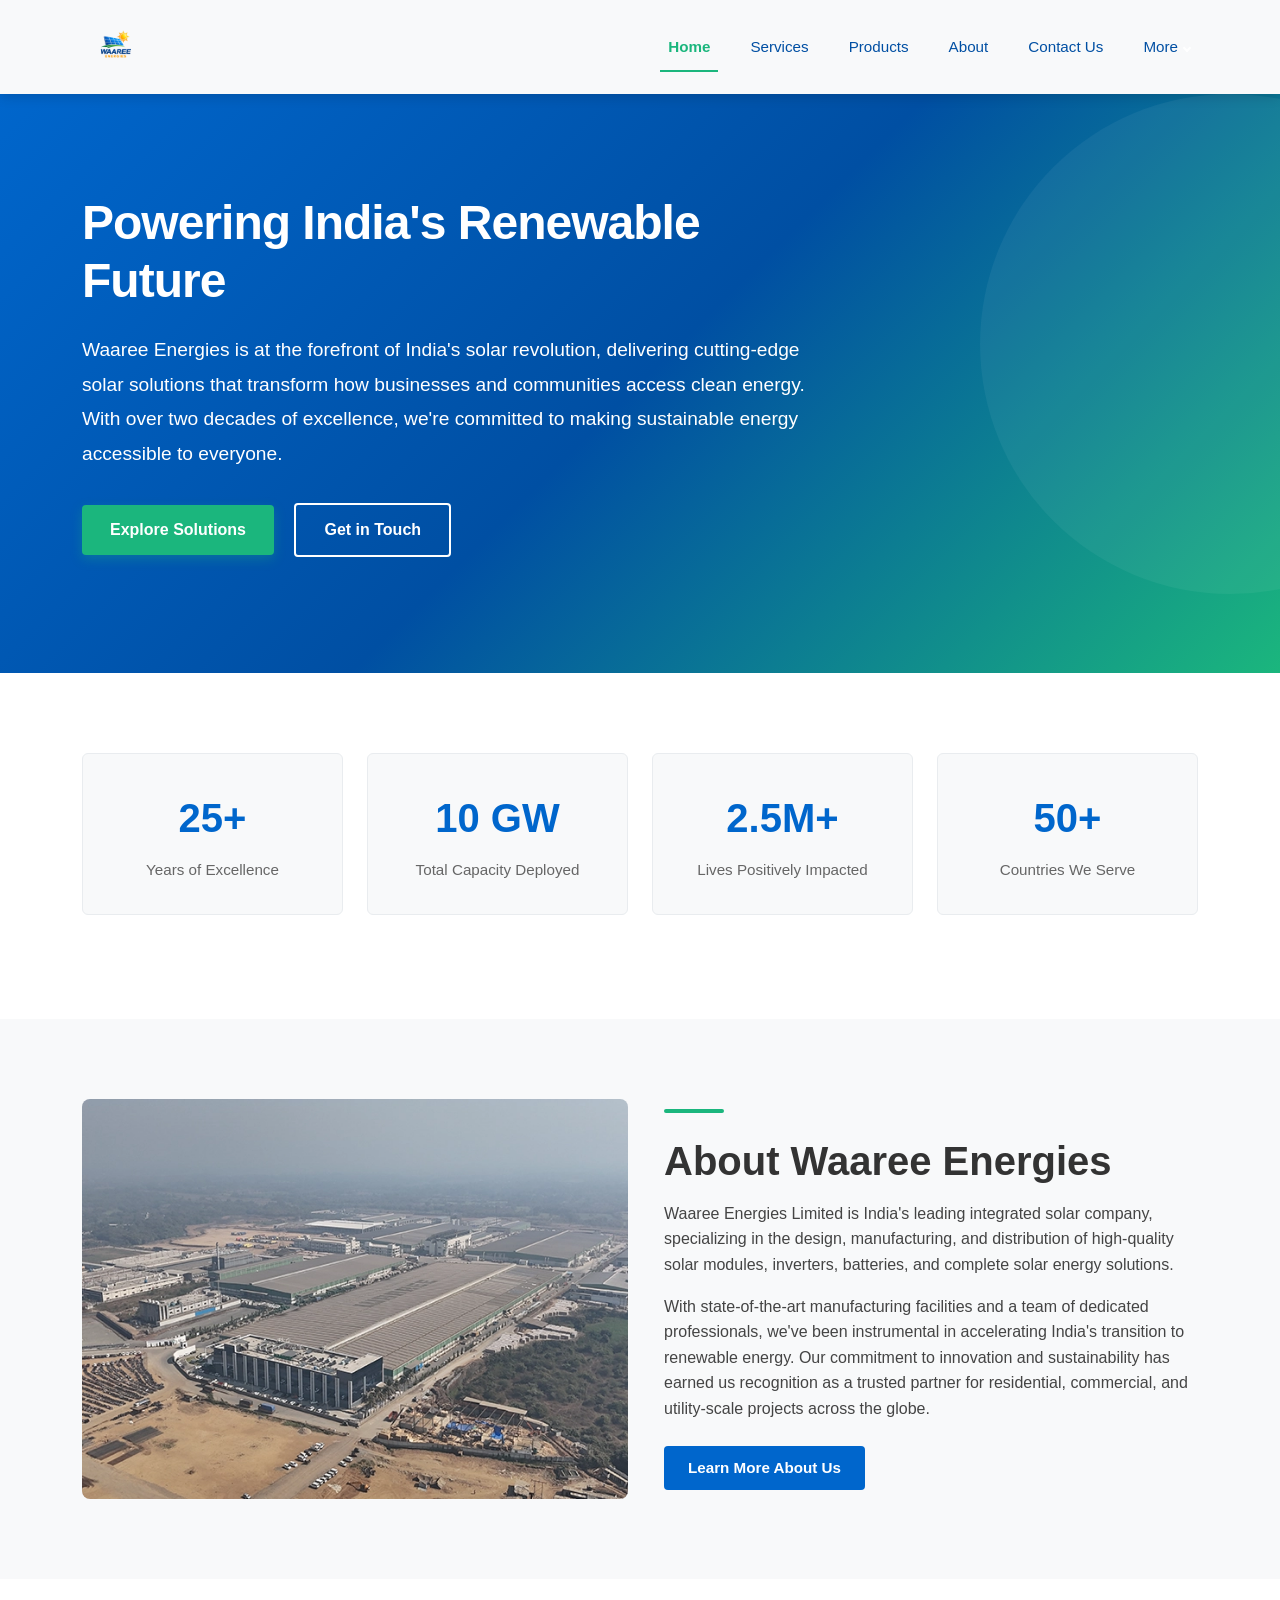
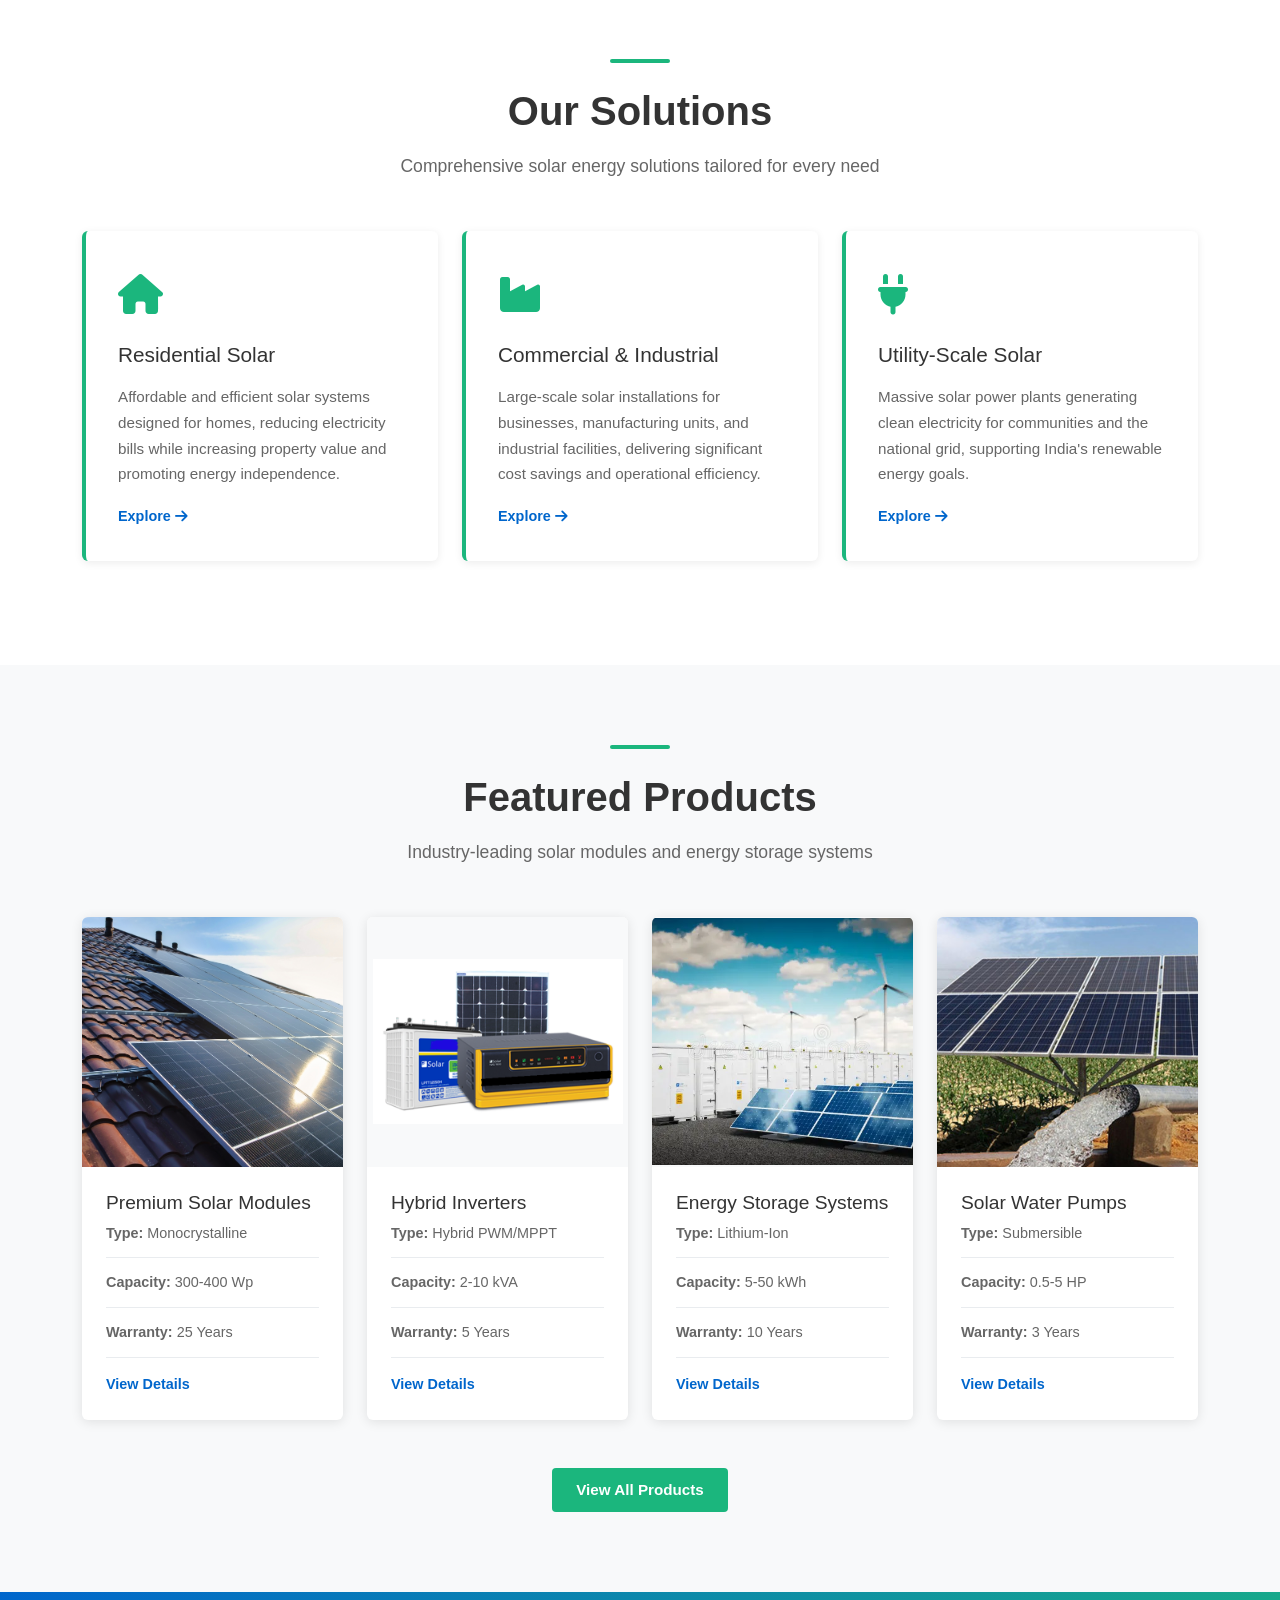
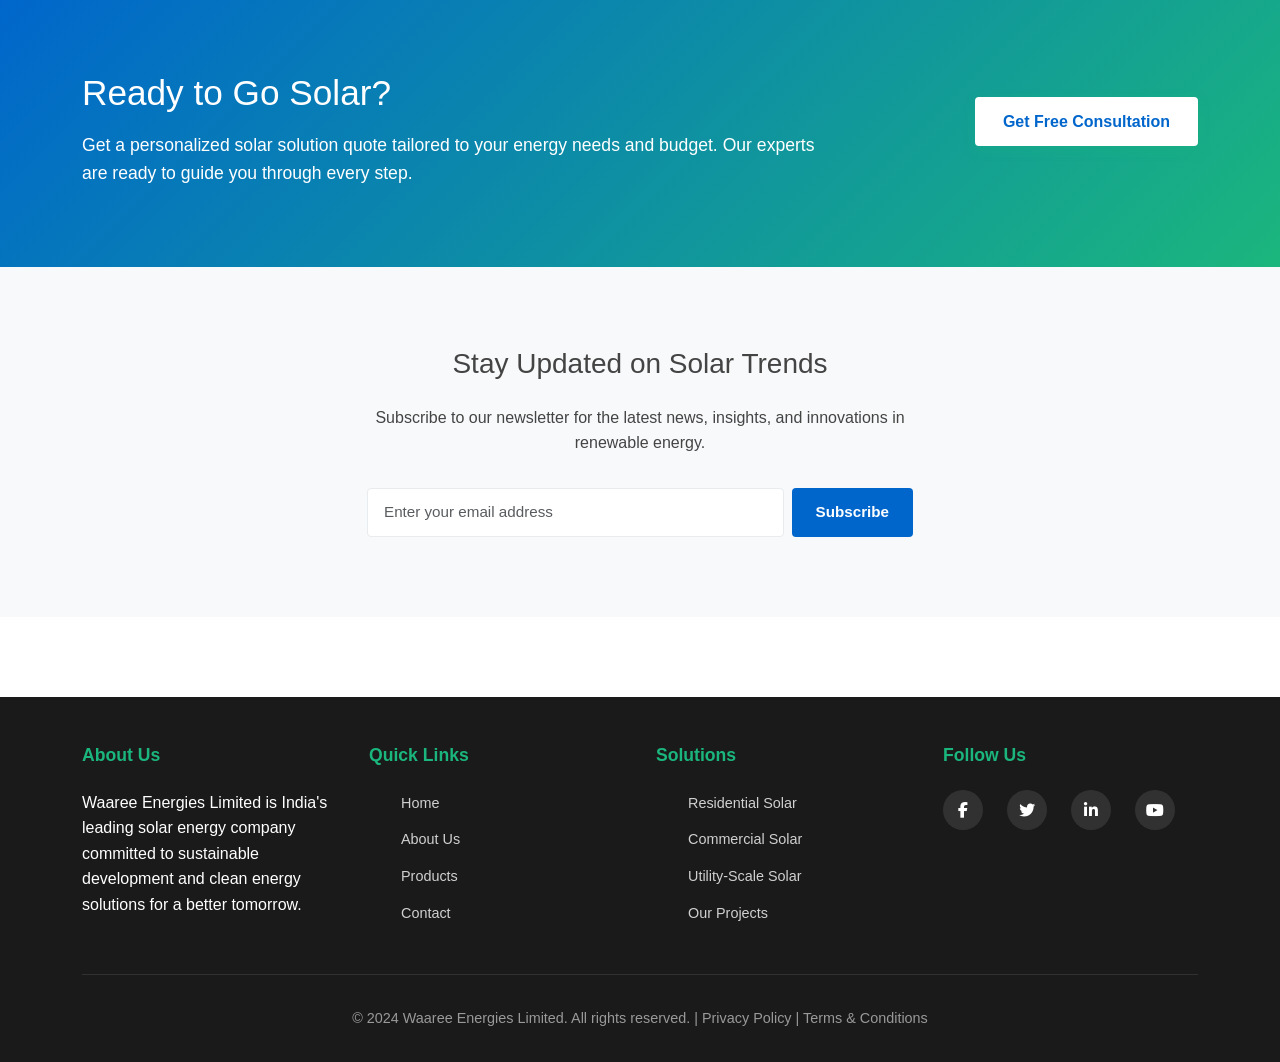
<file: index.html>
<!DOCTYPE html>
<html lang="en">

<head>
    <meta charset="UTF-8">
    <meta name="viewport" content="width=device-width, initial-scale=1.0">
    <meta name="description"
        content="Waaree Energies Limited - India's leading solar energy company offering innovative solar solutions, modules, and sustainable energy products for residential, commercial, and industrial applications.">
    <meta name="keywords" content="solar energy, solar panels, renewable energy, solar solutions, India, clean energy">
    <meta name="author" content="Waaree Energies Limited">
    <meta name="robots" content="index, follow">
    <title>Waaree Energies - Leading Solar Energy Solutions in India</title>
    <link href="https://cdn.jsdelivr.net/npm/bootstrap@5.3.0/dist/css/bootstrap.min.css" rel="stylesheet">
    <link rel="stylesheet" href="https://cdnjs.cloudflare.com/ajax/libs/font-awesome/6.4.0/css/all.min.css">
    <link rel="stylesheet" href="css/style.css">
    <!-- Favicon -->
    <link rel="icon" type="image/png" href="assets/images/favicon.png">
</head>

<body>
    <!-- Navigation -->
    <nav class="navbar navbar-custom navbar-expand-lg">
        <div class="container">
            <a class="navbar-brand" href="index.html">
                <img src="assets/images/waaree_logo1.png" alt="Waaree Energies" class="site-logo">
            </a>
            <div class="hamburger-menu">
                <span></span>
                <span></span>
                <span></span>
            </div>
            <div class="navbar-nav ms-auto">
                <a class="nav-link active" href="index.html">Home</a>
                <a class="nav-link" href="services.html">Services</a>
                <a class="nav-link" href="products.html">Products</a>
                <a class="nav-link" href="about.html">About</a>
                <a class="nav-link" href="contact.html">Contact Us</a>

                <div class="nav-item has-dropdown dropdown-right">
                    <a href="#" class="nav-link dropdown-toggle-simple">
                        More
                        <span class="chevron"></span>
                    </a>

                    <ul class="simple-dropdown">
                        <li><a href="projects.html">Projects</a></li>
                        <li><a href="solutions.html">Solutions</a></li>
                        <li><a href="careers.html">Careers</a></li>
                        <li><a href="sustainability.html">Sustainability</a></li>
                    </ul>
                </div>

            </div>
        </div>
    </nav>

    <!-- Hero Section -->
    <section class="hero-section">
        <div class="container">
            <div class="row align-items-center">
                <div class="col-lg-8 hero-content">
                    <h1>Powering India's Renewable Future</h1>
                    <p>Waaree Energies is at the forefront of India's solar revolution, delivering cutting-edge solar
                        solutions that transform how businesses and communities access clean energy. With over two
                        decades of excellence, we're committed to making sustainable energy accessible to everyone.</p>
                    <div>
                        <a href="solutions.html" class="hero-btn">Explore Solutions</a>
                        <a href="contact.html" class="hero-btn-secondary">Get in Touch</a>
                    </div>
                </div>
            </div>
        </div>
    </section>

    <!-- Statistics Section -->
    <section class="section-padding">
        <div class="container">
            <div class="row text-center">
                <div class="col-md-3 col-sm-6 mb-4">
                    <div class="stats-card">
                        <div class="stats-number">25+</div>
                        <div class="stats-label">Years of Excellence</div>
                    </div>
                </div>
                <div class="col-md-3 col-sm-6 mb-4">
                    <div class="stats-card">
                        <div class="stats-number">10 GW</div>
                        <div class="stats-label">Total Capacity Deployed</div>
                    </div>
                </div>
                <div class="col-md-3 col-sm-6 mb-4">
                    <div class="stats-card">
                        <div class="stats-number">2.5M+</div>
                        <div class="stats-label">Lives Positively Impacted</div>
                    </div>
                </div>
                <div class="col-md-3 col-sm-6 mb-4">
                    <div class="stats-card">
                        <div class="stats-number">50+</div>
                        <div class="stats-label">Countries We Serve</div>
                    </div>
                </div>
            </div>
        </div>
    </section>

    <!-- Company Overview -->
    <section class="section-padding" style="background-color: var(--light-gray);">
        <div class="container">
            <div class="row align-items-center">
                <div class="col-lg-6 mb-4 mb-lg-0">
                    <div class="about-image-wrapper" style="height: 400px; border-radius: 8px; overflow: hidden;">
                        <img src="assets/images/about_us.png" alt="About Waaree Energies"
                            style="width: 100%; height: 100%; object-fit: cover; display: block;">
                    </div>
                </div>
                <div class="col-lg-6 ps-lg-4">
                    <div class="divider-line"></div>
                    <h2 class="section-title">About Waaree Energies</h2>
                    <p>Waaree Energies Limited is India's leading integrated solar company, specializing in the design,
                        manufacturing, and distribution of high-quality solar modules, inverters, batteries, and
                        complete solar energy solutions.</p>
                    <p style="margin-bottom: 1.5rem;">With state-of-the-art manufacturing facilities and a team of
                        dedicated professionals, we've been instrumental in accelerating India's transition to renewable
                        energy. Our commitment to innovation and sustainability has earned us recognition as a trusted
                        partner for residential, commercial, and utility-scale projects across the globe.</p>
                    <a href="about.html" class="btn-primary">Learn More About Us</a>
                </div>
            </div>
        </div>
    </section>

    <!-- Featured Solutions -->
    <section class="section-padding">
        <div class="container">
            <div class="text-center mb-5">
                <div class="divider-line mx-auto"></div>
                <h2 class="section-title">Our Solutions</h2>
                <p class="section-subtitle">Comprehensive solar energy solutions tailored for every need</p>
            </div>
            <div class="row">
                <div class="col-lg-4 col-md-6 mb-4">
                    <div class="feature-card">
                        <div class="feature-icon">
                            <i class="fas fa-home"></i>
                        </div>
                        <h3>Residential Solar</h3>
                        <p>Affordable and efficient solar systems designed for homes, reducing electricity bills while
                            increasing property value and promoting energy independence.</p>
                        <a href="solutions.html" class="learn-more-btn">Explore <i class="fas fa-arrow-right"></i></a>
                    </div>
                </div>
                <div class="col-lg-4 col-md-6 mb-4">
                    <div class="feature-card">
                        <div class="feature-icon">
                            <i class="fas fa-industry"></i>
                        </div>
                        <h3>Commercial & Industrial</h3>
                        <p>Large-scale solar installations for businesses, manufacturing units, and industrial
                            facilities, delivering significant cost savings and operational efficiency.</p>
                        <a href="solutions.html" class="learn-more-btn">Explore <i class="fas fa-arrow-right"></i></a>
                    </div>
                </div>
                <div class="col-lg-4 col-md-6 mb-4">
                    <div class="feature-card">
                        <div class="feature-icon">
                            <i class="fas fa-plug"></i>
                        </div>
                        <h3>Utility-Scale Solar</h3>
                        <p>Massive solar power plants generating clean electricity for communities and the national
                            grid, supporting India's renewable energy goals.</p>
                        <a href="solutions.html" class="learn-more-btn">Explore <i class="fas fa-arrow-right"></i></a>
                    </div>
                </div>
            </div>
    </section>

    <!-- Featured Products -->
    <section class="section-padding" style="background-color: var(--light-gray);">
        <div class="container">
            <div class="text-center mb-5">
                <div class="divider-line mx-auto"></div>
                <h2 class="section-title">Featured Products</h2>
                <p class="section-subtitle">Industry-leading solar modules and energy storage systems</p>
            </div>
            <div class="row">
                <div class="col-lg-3 col-md-6 mb-4">
                    <div class="product-card">
                        <div class="product-image" style="text-align:center; padding:40px 20px;">
                            <img src="assets/images/solarooftop.png" alt="Solar Rooftop"
                                style="width:400px; height:400px; object-fit:contain; display:block; margin:0 auto;">
                        </div>
                        <div class="product-details">
                            <h4>Premium Solar Modules</h4>
                            <div class="product-spec"><strong>Type:</strong> Monocrystalline</div>
                            <div class="product-spec"><strong>Capacity:</strong> 300-400 Wp</div>
                            <div class="product-spec"><strong>Warranty:</strong> 25 Years</div>
                            <a href="products.html" class="learn-more-btn">View Details</a>
                        </div>
                    </div>
                </div>
                <div class="col-lg-3 col-md-6 mb-4">
                    <div class="product-card">
                        <div class="product-image" style="text-align:center; padding:40px 20px;">
                            <img src="assets/images/sunshinehybridinverter.png" alt="Sunshine Hybrid Inverter"
                                style="width:250px; height:250px; object-fit:contain; display:block; margin:0 auto;">
                        </div>
                        <div class="product-details">
                            <h4>Hybrid Inverters</h4>
                            <div class="product-spec"><strong>Type:</strong> Hybrid PWM/MPPT</div>
                            <div class="product-spec"><strong>Capacity:</strong> 2-10 kVA</div>
                            <div class="product-spec"><strong>Warranty:</strong> 5 Years</div>
                            <a href="products.html" class="learn-more-btn">View Details</a>
                        </div>
                    </div>
                </div>
                <div class="col-lg-3 col-md-6 mb-4">
                    <div class="product-card">
                        <div class="product-image" style="text-align:center; padding:40px 20px;">
                            <img src="assets/images/industrialenergystorage.png" alt="Industrial Energy Storage"
                                style="width:500px; height:400px; object-fit:contain; display:block; margin:0 auto;">
                        </div>
                        <div class="product-details">
                            <h4>Energy Storage Systems</h4>
                            <div class="product-spec"><strong>Type:</strong> Lithium-Ion</div>
                            <div class="product-spec"><strong>Capacity:</strong> 5-50 kWh</div>
                            <div class="product-spec"><strong>Warranty:</strong> 10 Years</div>
                            <a href="products.html" class="learn-more-btn">View Details</a>
                        </div>
                    </div>
                </div>
                <div class="col-lg-3 col-md-6 mb-4">
                    <div class="product-card">
                        <div class="product-image" style="text-align:center; padding:40px 20px;">
                            <img src="assets/images/solarwaterpump.png" alt="Solar Water Pump" width="200" height="120"
                                style="width:400px; height:400px; object-fit:contain; display:block; margin:0 auto;">
                        </div>
                        <div class="product-details">
                            <h4>Solar Water Pumps</h4>
                            <div class="product-spec"><strong>Type:</strong> Submersible</div>
                            <div class="product-spec"><strong>Capacity:</strong> 0.5-5 HP</div>
                            <div class="product-spec"><strong>Warranty:</strong> 3 Years</div>
                            <a href="products.html" class="learn-more-btn">View Details</a>
                        </div>
                    </div>
                </div>
            </div>
            <div class="text-center mt-4">
                <a href="products.html" class="btn-secondary">View All Products</a>
            </div>
        </div>
    </section>

    <!-- CTA Section -->
    <section class="section-padding"
        style="background: linear-gradient(135deg, var(--primary-color), var(--accent-green)); color: #ffffff;">
        <div class="container">
            <div class="row align-items-center">
                <div class="col-lg-8">
                    <h2 style="font-size: 2.2rem; margin-bottom: 1rem;">Ready to Go Solar?</h2>
                    <p style="font-size: 1.1rem; margin-bottom: 0;">Get a personalized solar solution quote tailored to
                        your energy needs and budget. Our experts are ready to guide you through every step.</p>
                </div>
                <div class="col-lg-4 text-lg-end">
                    <a href="contact.html" class="hero-btn"
                        style="background-color: #ffffff; color: var(--primary-color); margin-right: 0;">Get Free
                        Consultation</a>
                </div>
            </div>
        </div>
    </section>

    <!-- Newsletter Section -->
    <section class="section-padding" style="background-color: var(--light-gray);">
        <div class="container">
            <div class="row justify-content-center">
                <div class="col-lg-6 text-center">
                    <h3 style="margin-bottom: 1.5rem;">Stay Updated on Solar Trends</h3>
                    <p style="margin-bottom: 2rem;">Subscribe to our newsletter for the latest news, insights, and
                        innovations in renewable energy.</p>
                    <form id="newsletterForm" class="d-flex gap-2">
                        <input type="email" class="form-control" placeholder="Enter your email address" required>
                        <button type="submit" class="btn-primary" style="white-space: nowrap;">Subscribe</button>
                    </form>
                </div>
            </div>
        </div>
    </section>

    <!-- Footer -->
    <footer>
        <div class="container">
            <div class="footer-content">
                <div class="footer-section">
                    <h4>About Us</h4>
                    <p>Waaree Energies Limited is India's leading solar energy company committed to sustainable
                        development and clean energy solutions for a better tomorrow.</p>
                </div>
                <div class="footer-section">
                    <h4>Quick Links</h4>
                    <ul>
                        <li><a href="index.html">Home</a></li>
                        <li><a href="about.html">About Us</a></li>
                        <li><a href="products.html">Products</a></li>
                        <li><a href="contact.html">Contact</a></li>
                    </ul>
                </div>
                <div class="footer-section">
                    <h4>Solutions</h4>
                    <ul>
                        <li><a href="solutions.html">Residential Solar</a></li>
                        <li><a href="solutions.html">Commercial Solar</a></li>
                        <li><a href="solutions.html">Utility-Scale Solar</a></li>
                        <li><a href="projects.html">Our Projects</a></li>
                    </ul>
                </div>
                <div class="footer-section">
                    <h4>Follow Us</h4>
                    <div class="social-links">
                        <a href="#" title="Facebook"><i class="fab fa-facebook-f"></i></a>
                        <a href="#" title="Twitter"><i class="fab fa-twitter"></i></a>
                        <a href="#" title="LinkedIn"><i class="fab fa-linkedin-in"></i></a>
                        <a href="#" title="YouTube"><i class="fab fa-youtube"></i></a>
                    </div>
                </div>
            </div>
            <div class="footer-bottom">
                <p>&copy; 2024 Waaree Energies Limited. All rights reserved. | <a href="#"
                        style="color: #999999;">Privacy Policy</a> | <a href="#" style="color: #999999;">Terms &
                        Conditions</a></p>
            </div>
        </div>
    </footer>

    <script src="https://cdn.jsdelivr.net/npm/bootstrap@5.3.0/dist/js/bootstrap.bundle.min.js"></script>
    <script src="js/script.js"></script>
</body>

</html>
</file>
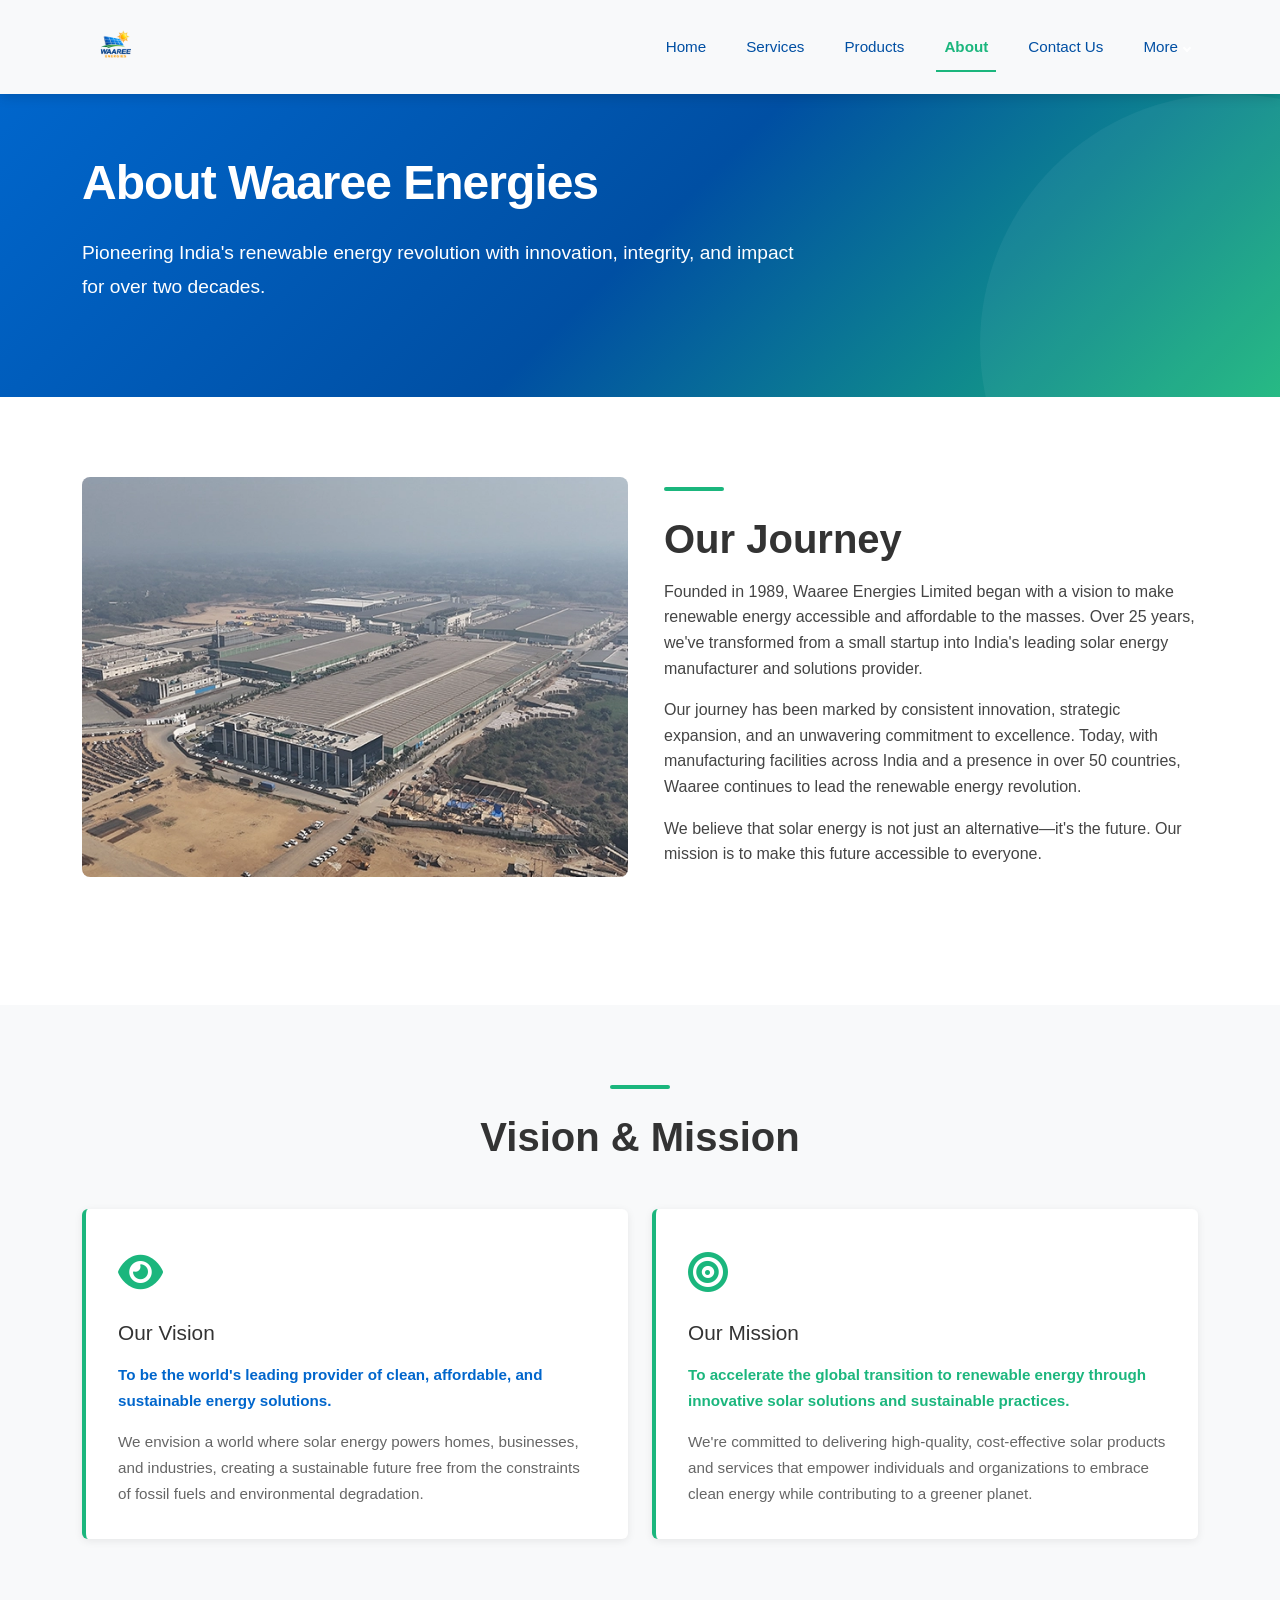
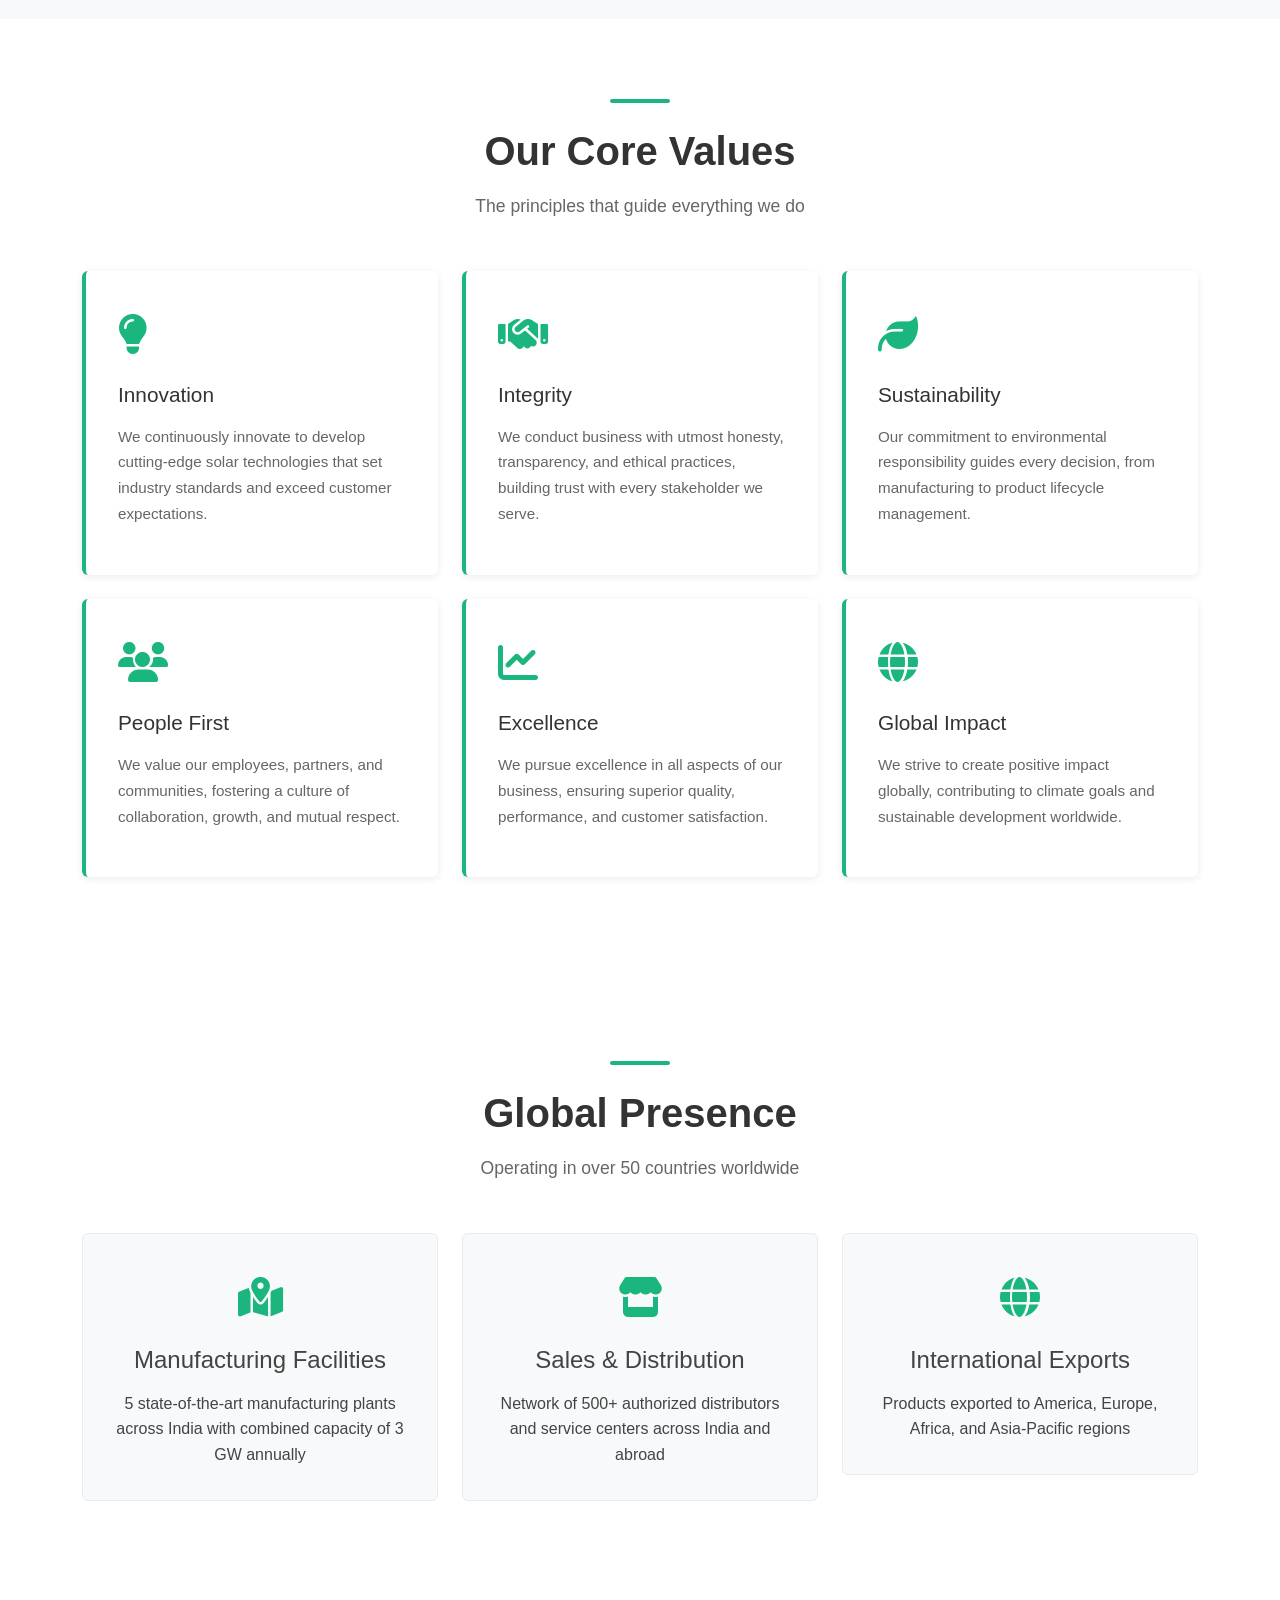
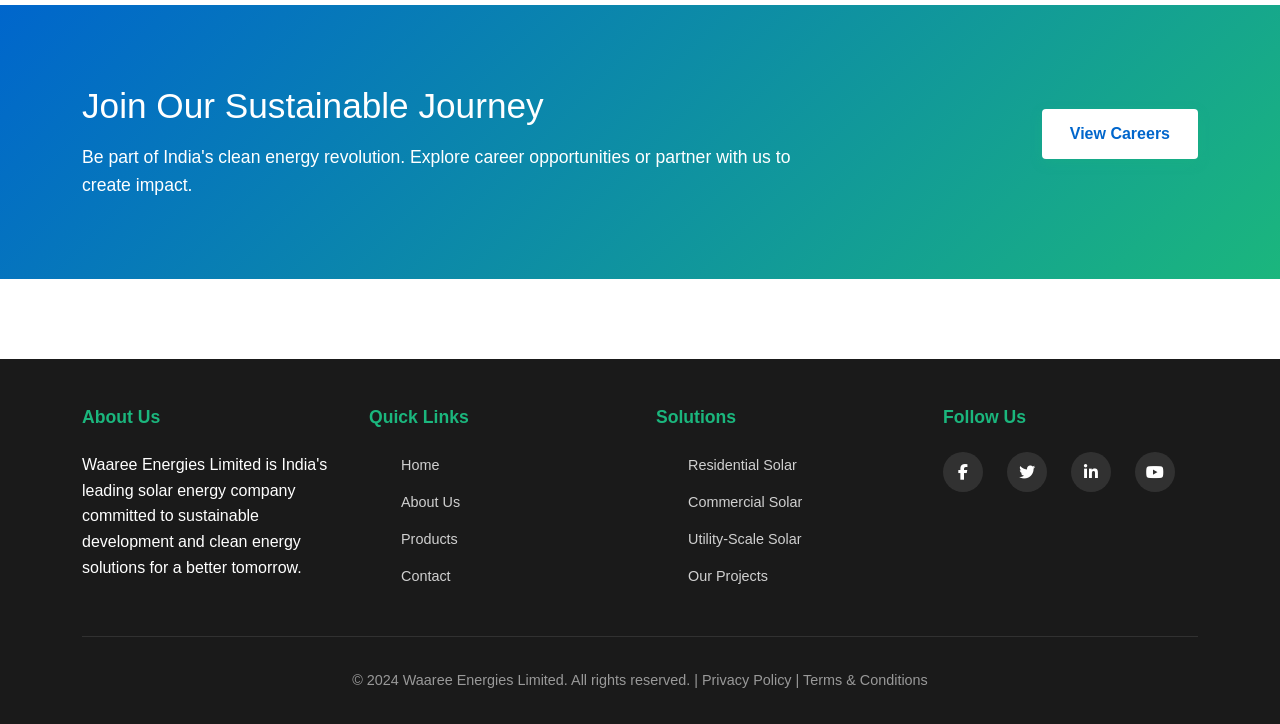
<file: about.html>
<!DOCTYPE html>
<html lang="en">

<head>
    <meta charset="UTF-8">
    <meta name="viewport" content="width=device-width, initial-scale=1.0">
    <meta name="description"
        content="Learn about Waaree Energies Limited - India's leading solar energy company with 25+ years of expertise in renewable energy solutions and sustainable development.">
    <meta name="keywords"
        content="about Waaree, company history, solar company India, renewable energy company, sustainable energy">
    <meta name="author" content="Waaree Energies Limited">
    <title>About Waaree Energies - Our History & Mission</title>
    <link href="https://cdn.jsdelivr.net/npm/bootstrap@5.3.0/dist/css/bootstrap.min.css" rel="stylesheet">
    <link rel="stylesheet" href="https://cdnjs.cloudflare.com/ajax/libs/font-awesome/6.4.0/css/all.min.css">
    <link rel="stylesheet" href="css/style.css">
    <link rel="icon" type="image/png" href="assets/images/favicon.png">
</head>

<body>
    <!-- Navigation -->
    <nav class="navbar navbar-custom navbar-expand-lg">
        <div class="container">
            <a class="navbar-brand" href="index.html">
                <img src="assets/images/waaree_logo1.png" alt="Waaree Energies" class="site-logo">
            </a>
            <div class="hamburger-menu">
                <span></span>
                <span></span>
                <span></span>
            </div>
            <div class="navbar-nav ms-auto">
                <a class="nav-link" href="index.html">Home</a>
                <a class="nav-link" href="services.html">Services</a>
                <a class="nav-link" href="products.html">Products</a>
                <a class="nav-link active" href="about.html">About</a>
                <a class="nav-link" href="contact.html">Contact Us</a>

                <div class="nav-item has-dropdown dropdown-right">
                    <a href="#" class="nav-link dropdown-toggle-simple">
                        More
                        <span class="chevron"></span>
                    </a>

                    <ul class="simple-dropdown">
                        <li><a href="projects.html">Projects</a></li>
                        <li><a href="solutions.html">Solutions</a></li>
                        <li><a href="careers.html">Careers</a></li>
                        <li><a href="sustainability.html">Sustainability</a></li>
                    </ul>
                </div>

            </div>
        </div>
    </nav>

    <!-- Hero Section -->
    <section class="hero-section" style="padding: 60px 0;">
        <div class="container">
            <div class="row align-items-center">
                <div class="col-lg-8">
                    <h1>About Waaree Energies</h1>
                    <p>Pioneering India's renewable energy revolution with innovation, integrity, and impact for over
                        two decades.</p>
                </div>
            </div>
        </div>
    </section>

    <!-- Company History -->
    <section class="section-padding">
        <div class="container">
            <div class="row align-items-center mb-5">
                <div class="col-lg-6 mb-4 mb-lg-0">
                    <div class="about-image-wrapper" style="height: 400px; border-radius: 8px; overflow: hidden;">
                        <img src="assets/images/about_us.png" alt="About Waaree Energies"
                            style="width: 100%; height: 100%; object-fit: cover; display: block;">
                    </div>
                </div>
                <div class="col-lg-6 ps-lg-4">
                    <div class="divider-line"></div>
                    <h2 class="section-title">Our Journey</h2>
                    <p>Founded in 1989, Waaree Energies Limited began with a vision to make renewable energy accessible
                        and affordable to the masses. Over 25 years, we've transformed from a small startup into India's
                        leading solar energy manufacturer and solutions provider.</p>
                    <p>Our journey has been marked by consistent innovation, strategic expansion, and an unwavering
                        commitment to excellence. Today, with manufacturing facilities across India and a presence in
                        over 50 countries, Waaree continues to lead the renewable energy revolution.</p>
                    <p style="margin-bottom: 0;">We believe that solar energy is not just an alternative—it's the
                        future. Our mission is to make this future accessible to everyone.</p>
                </div>
            </div>
        </div>
    </section>

    <!-- Vision & Mission -->
    <section class="section-padding" style="background-color: var(--light-gray);">
        <div class="container">
            <div class="text-center mb-5">
                <div class="divider-line mx-auto"></div>
                <h2 class="section-title">Vision & Mission</h2>
            </div>
            <div class="row">
                <div class="col-lg-6 mb-4 mb-lg-0">
                    <div class="feature-card" style="height: 100%;">
                        <div class="feature-icon">
                            <i class="fas fa-eye"></i>
                        </div>
                        <h3>Our Vision</h3>
                        <p><strong style="color: var(--primary-color);">To be the world's leading provider of clean,
                                affordable, and sustainable energy solutions.</strong></p>
                        <p style="margin-bottom: 0;">We envision a world where solar energy powers homes, businesses,
                            and industries, creating a sustainable future free from the constraints of fossil fuels and
                            environmental degradation.</p>
                    </div>
                </div>
                <div class="col-lg-6">
                    <div class="feature-card" style="height: 100%;">
                        <div class="feature-icon">
                            <i class="fas fa-bullseye"></i>
                        </div>
                        <h3>Our Mission</h3>
                        <p><strong style="color: var(--accent-green);">To accelerate the global transition to renewable
                                energy through innovative solar solutions and sustainable practices.</strong></p>
                        <p style="margin-bottom: 0;">We're committed to delivering high-quality, cost-effective solar
                            products and services that empower individuals and organizations to embrace clean energy
                            while contributing to a greener planet.</p>
                    </div>
                </div>
            </div>
        </div>
    </section>

    <!-- Core Values -->
    <section class="section-padding">
        <div class="container">
            <div class="text-center mb-5">
                <div class="divider-line mx-auto"></div>
                <h2 class="section-title">Our Core Values</h2>
                <p class="section-subtitle">The principles that guide everything we do</p>
            </div>
            <div class="row">
                <div class="col-lg-4 col-md-6 mb-4">
                    <div class="feature-card">
                        <div class="feature-icon">
                            <i class="fas fa-lightbulb"></i>
                        </div>
                        <h3>Innovation</h3>
                        <p>We continuously innovate to develop cutting-edge solar technologies that set industry
                            standards and exceed customer expectations.</p>
                    </div>
                </div>
                <div class="col-lg-4 col-md-6 mb-4">
                    <div class="feature-card">
                        <div class="feature-icon">
                            <i class="fas fa-handshake"></i>
                        </div>
                        <h3>Integrity</h3>
                        <p>We conduct business with utmost honesty, transparency, and ethical practices, building trust
                            with every stakeholder we serve.</p>
                    </div>
                </div>
                <div class="col-lg-4 col-md-6 mb-4">
                    <div class="feature-card">
                        <div class="feature-icon">
                            <i class="fas fa-leaf"></i>
                        </div>
                        <h3>Sustainability</h3>
                        <p>Our commitment to environmental responsibility guides every decision, from manufacturing to
                            product lifecycle management.</p>
                    </div>
                </div>
                <div class="col-lg-4 col-md-6 mb-4">
                    <div class="feature-card">
                        <div class="feature-icon">
                            <i class="fas fa-users"></i>
                        </div>
                        <h3>People First</h3>
                        <p>We value our employees, partners, and communities, fostering a culture of collaboration,
                            growth, and mutual respect.</p>
                    </div>
                </div>
                <div class="col-lg-4 col-md-6 mb-4">
                    <div class="feature-card">
                        <div class="feature-icon">
                            <i class="fas fa-chart-line"></i>
                        </div>
                        <h3>Excellence</h3>
                        <p>We pursue excellence in all aspects of our business, ensuring superior quality, performance,
                            and customer satisfaction.</p>
                    </div>
                </div>
                <div class="col-lg-4 col-md-6 mb-4">
                    <div class="feature-card">
                        <div class="feature-icon">
                            <i class="fas fa-globe"></i>
                        </div>
                        <h3>Global Impact</h3>
                        <p>We strive to create positive impact globally, contributing to climate goals and sustainable
                            development worldwide.</p>
                    </div>
                </div>
            </div>
        </div>
    </section>

    <!-- Global Presence -->
    <section class="section-padding">
        <div class="container">
            <div class="text-center mb-5">
                <div class="divider-line mx-auto"></div>
                <h2 class="section-title">Global Presence</h2>
                <p class="section-subtitle">Operating in over 50 countries worldwide</p>
            </div>
            <div class="row text-center">
                <div class="col-md-4 mb-4">
                    <div class="stats-card">
                        <div class="feature-icon" style="margin-bottom: 1rem;">
                            <i class="fas fa-map-location-dot"></i>
                        </div>
                        <h4 style="margin-bottom: 1rem;">Manufacturing Facilities</h4>
                        <p style="margin-bottom: 0;">5 state-of-the-art manufacturing plants across India with combined
                            capacity of 3 GW annually</p>
                    </div>
                </div>
                <div class="col-md-4 mb-4">
                    <div class="stats-card">
                        <div class="feature-icon" style="margin-bottom: 1rem;">
                            <i class="fas fa-store"></i>
                        </div>
                        <h4 style="margin-bottom: 1rem;">Sales & Distribution</h4>
                        <p style="margin-bottom: 0;">Network of 500+ authorized distributors and service centers across
                            India and abroad</p>
                    </div>
                </div>
                <div class="col-md-4 mb-4">
                    <div class="stats-card">
                        <div class="feature-icon" style="margin-bottom: 1rem;">
                            <i class="fas fa-globe"></i>
                        </div>
                        <h4 style="margin-bottom: 1rem;">International Exports</h4>
                        <p style="margin-bottom: 0;">Products exported to America, Europe, Africa, and Asia-Pacific
                            regions</p>
                    </div>
                </div>
            </div>
        </div>
    </section>

    <!-- CTA Section -->
    <section class="section-padding"
        style="background: linear-gradient(135deg, var(--primary-color), var(--accent-green)); color: #ffffff;">
        <div class="container">
            <div class="row align-items-center">
                <div class="col-lg-8">
                    <h2 style="font-size: 2.2rem; margin-bottom: 1rem;">Join Our Sustainable Journey</h2>
                    <p style="font-size: 1.1rem; margin-bottom: 0;">Be part of India's clean energy revolution. Explore
                        career opportunities or partner with us to create impact.</p>
                </div>
                <div class="col-lg-4 text-lg-end">
                    <a href="careers.html" class="hero-btn"
                        style="background-color: #ffffff; color: var(--primary-color); margin-right: 0;">View
                        Careers</a>
                </div>
            </div>
        </div>
    </section>

    <!-- Footer -->
    <footer>
        <div class="container">
            <div class="footer-content">
                <div class="footer-section">
                    <h4>About Us</h4>
                    <p>Waaree Energies Limited is India's leading solar energy company committed to sustainable
                        development and clean energy solutions for a better tomorrow.</p>
                </div>
                <div class="footer-section">
                    <h4>Quick Links</h4>
                    <ul>
                        <li><a href="index.html">Home</a></li>
                        <li><a href="about.html">About Us</a></li>
                        <li><a href="products.html">Products</a></li>
                        <li><a href="contact.html">Contact</a></li>
                    </ul>
                </div>
                <div class="footer-section">
                    <h4>Solutions</h4>
                    <ul>
                        <li><a href="solutions.html">Residential Solar</a></li>
                        <li><a href="solutions.html">Commercial Solar</a></li>
                        <li><a href="solutions.html">Utility-Scale Solar</a></li>
                        <li><a href="projects.html">Our Projects</a></li>
                    </ul>
                </div>
                <div class="footer-section">
                    <h4>Follow Us</h4>
                    <div class="social-links">
                        <a href="#" title="Facebook"><i class="fab fa-facebook-f"></i></a>
                        <a href="#" title="Twitter"><i class="fab fa-twitter"></i></a>
                        <a href="#" title="LinkedIn"><i class="fab fa-linkedin-in"></i></a>
                        <a href="#" title="YouTube"><i class="fab fa-youtube"></i></a>
                    </div>
                </div>
            </div>
            <div class="footer-bottom">
                <p>&copy; 2024 Waaree Energies Limited. All rights reserved. | <a href="#"
                        style="color: #999999;">Privacy Policy</a> | <a href="#" style="color: #999999;">Terms &
                        Conditions</a></p>
            </div>
        </div>
    </footer>

    <script src="https://cdn.jsdelivr.net/npm/bootstrap@5.3.0/dist/js/bootstrap.bundle.min.js"></script>
    <script src="js/script.js"></script>
</body>

</html>
</file>
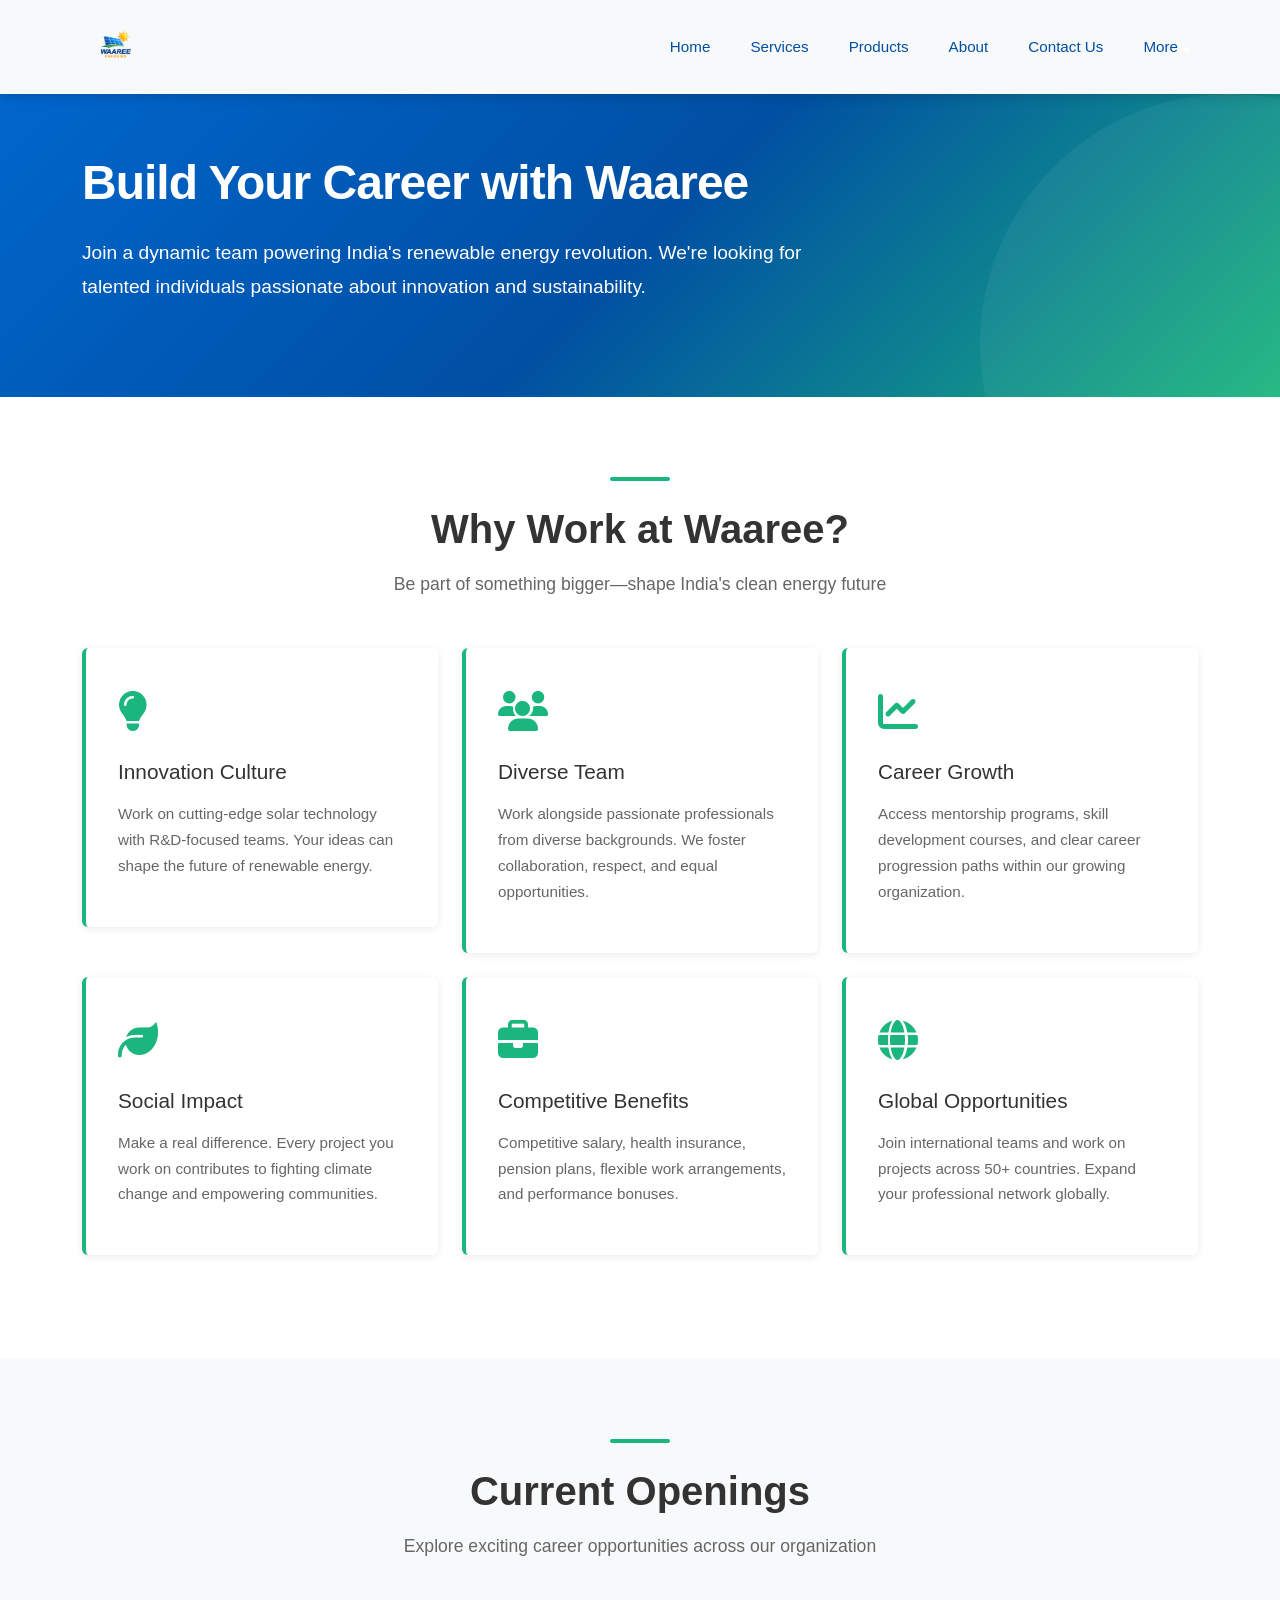
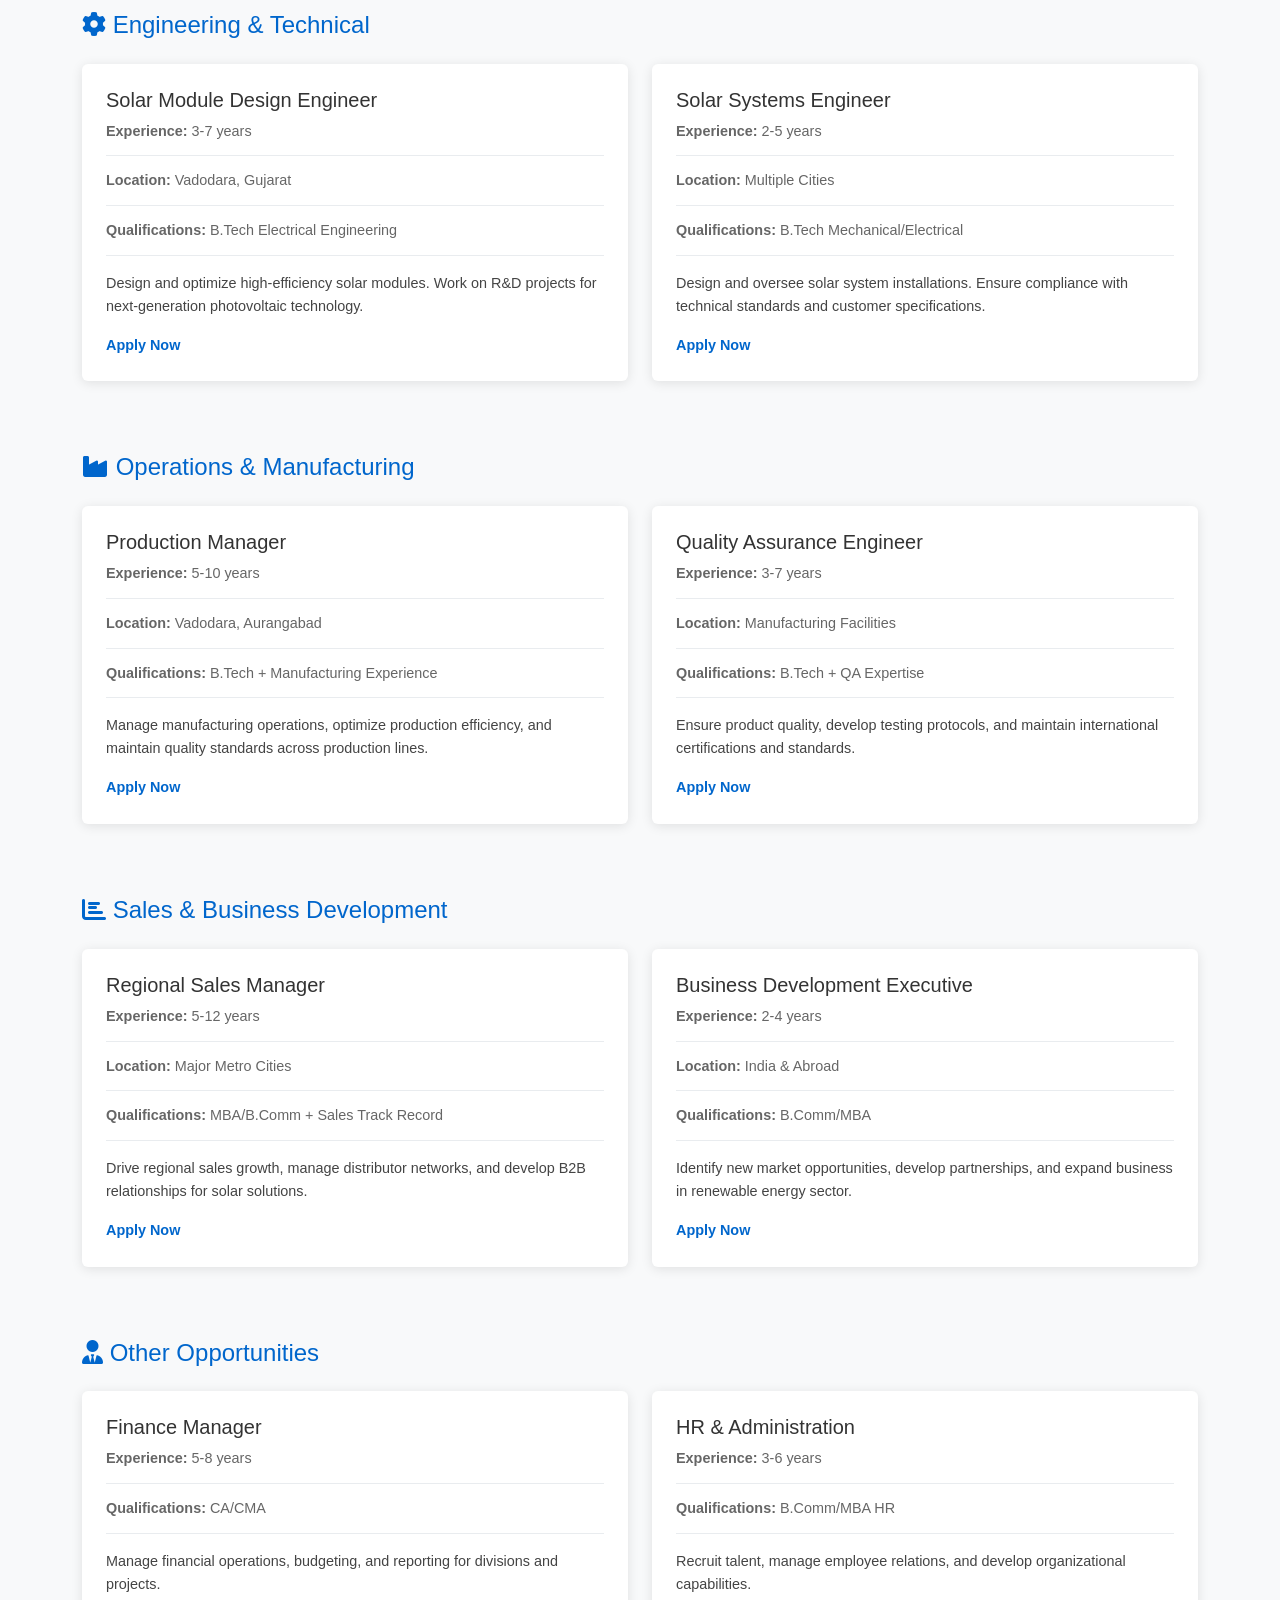
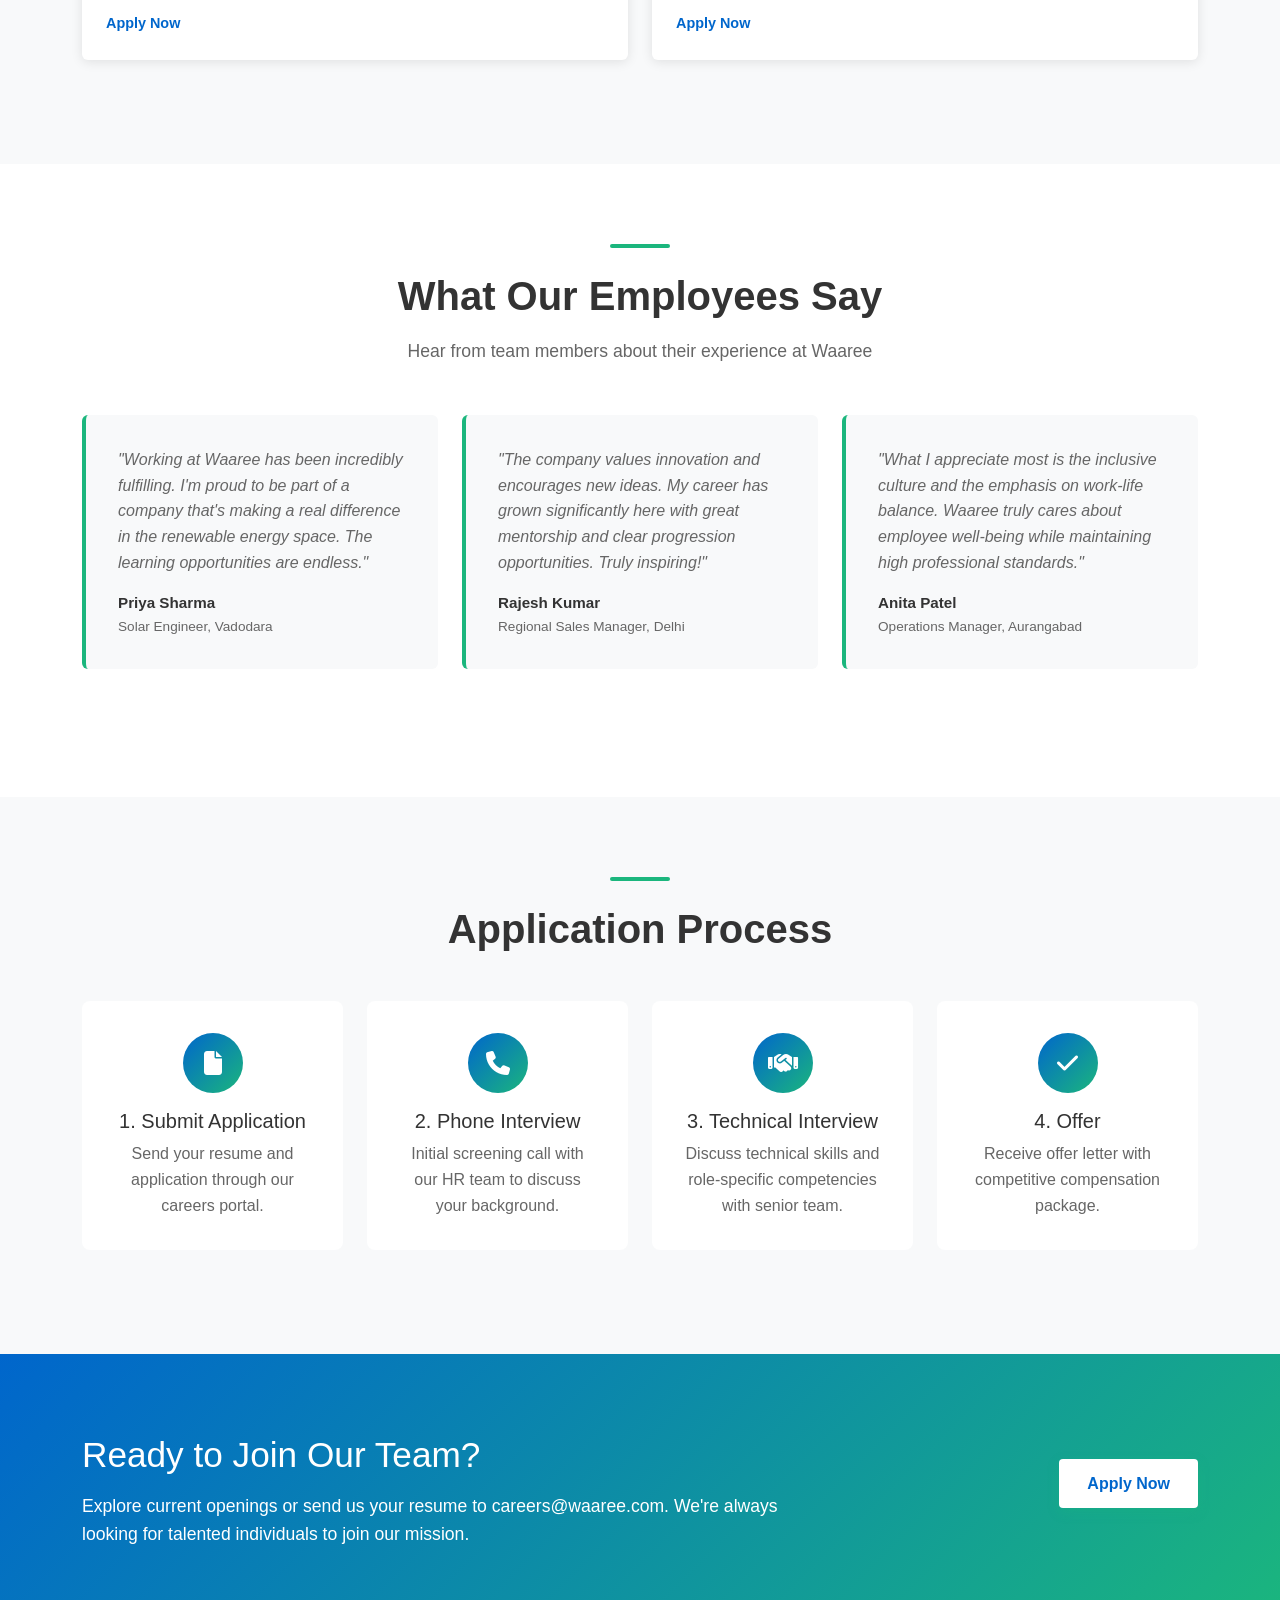
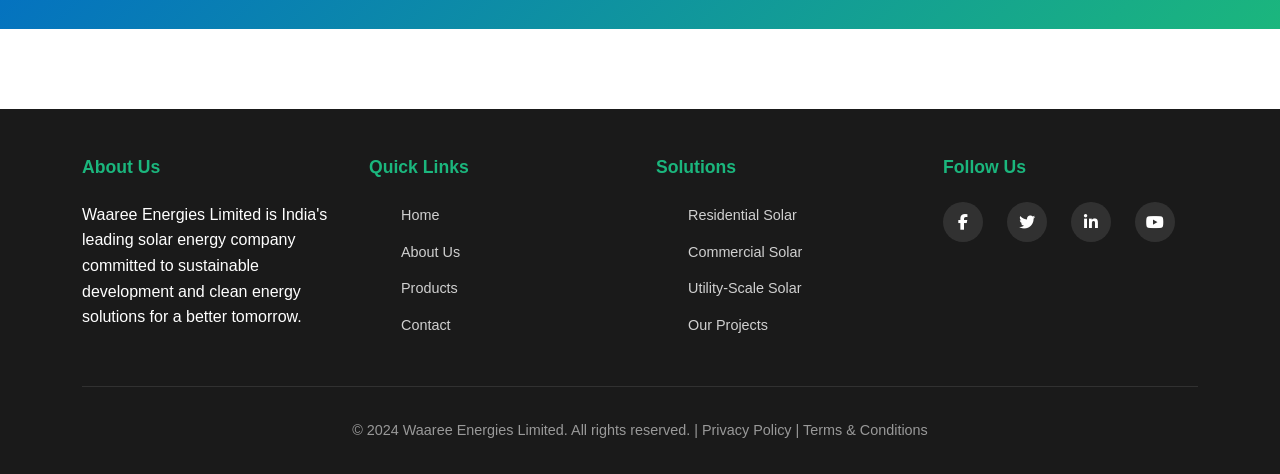
<file: careers.html>
<!DOCTYPE html>
<html lang="en">

<head>
    <meta charset="UTF-8">
    <meta name="viewport" content="width=device-width, initial-scale=1.0">
    <meta name="description"
        content="Careers at Waaree Energies - Join India's leading solar energy company. Explore job opportunities in engineering, operations, sales, and management roles.">
    <meta name="keywords"
        content="careers, jobs, employment, solar company jobs, engineering jobs, renewable energy careers">
    <meta name="author" content="Waaree Energies Limited">
    <title>Careers - Join Waaree Energies | Solar Energy Jobs</title>
    <link href="https://cdn.jsdelivr.net/npm/bootstrap@5.3.0/dist/css/bootstrap.min.css" rel="stylesheet">
    <link rel="stylesheet" href="https://cdnjs.cloudflare.com/ajax/libs/font-awesome/6.4.0/css/all.min.css">
    <link rel="stylesheet" href="css/style.css">
    <link rel="icon" type="image/png" href="assets/images/favicon.png">
</head>

<body>
    <!-- Navigation -->
    <nav class="navbar navbar-custom navbar-expand-lg">
        <div class="container">
            <a class="navbar-brand" href="index.html">
                <img src="assets/images/waaree_logo1.png" alt="Waaree Energies" class="site-logo">
            </a>
            <div class="hamburger-menu">
                <span></span>
                <span></span>
                <span></span>
            </div>
            <div class="navbar-nav ms-auto">
                <a class="nav-link" href="index.html">Home</a>
                <a class="nav-link" href="services.html">Services</a>
                <a class="nav-link" href="products.html">Products</a>
                <a class="nav-link" href="about.html">About</a>
                <a class="nav-link" href="contact.html">Contact Us</a>

                <div class="nav-item has-dropdown dropdown-right">
                    <a href="#" class="nav-link dropdown-toggle-simple">
                        More
                        <span class="chevron"></span>
                    </a>

                    <ul class="simple-dropdown">
                        <li><a href="projects.html">Projects</a></li>
                        <li><a href="solutions.html">Solutions</a></li>
                        <li><a href="careers.html">Careers</a></li>
                        <li><a href="sustainability.html">Sustainability</a></li>
                    </ul>
                </div>

            </div>
        </div>
    </nav>

    <!-- Hero Section -->
    <section class="hero-section" style="padding: 60px 0;">
        <div class="container">
            <div class="row align-items-center">
                <div class="col-lg-8">
                    <h1>Build Your Career with Waaree</h1>
                    <p>Join a dynamic team powering India's renewable energy revolution. We're looking for talented
                        individuals passionate about innovation and sustainability.</p>
                </div>
            </div>
        </div>
    </section>

    <!-- Why Work at Waaree -->
    <section class="section-padding">
        <div class="container">
            <div class="text-center mb-5">
                <div class="divider-line mx-auto"></div>
                <h2 class="section-title">Why Work at Waaree?</h2>
                <p class="section-subtitle">Be part of something bigger—shape India's clean energy future</p>
            </div>
            <div class="row">
                <div class="col-lg-4 col-md-6 mb-4">
                    <div class="feature-card">
                        <div class="feature-icon">
                            <i class="fas fa-lightbulb"></i>
                        </div>
                        <h3>Innovation Culture</h3>
                        <p>Work on cutting-edge solar technology with R&D-focused teams. Your ideas can shape the future
                            of renewable energy.</p>
                    </div>
                </div>
                <div class="col-lg-4 col-md-6 mb-4">
                    <div class="feature-card">
                        <div class="feature-icon">
                            <i class="fas fa-users"></i>
                        </div>
                        <h3>Diverse Team</h3>
                        <p>Work alongside passionate professionals from diverse backgrounds. We foster collaboration,
                            respect, and equal opportunities.</p>
                    </div>
                </div>
                <div class="col-lg-4 col-md-6 mb-4">
                    <div class="feature-card">
                        <div class="feature-icon">
                            <i class="fas fa-chart-line"></i>
                        </div>
                        <h3>Career Growth</h3>
                        <p>Access mentorship programs, skill development courses, and clear career progression paths
                            within our growing organization.</p>
                    </div>
                </div>
                <div class="col-lg-4 col-md-6 mb-4">
                    <div class="feature-card">
                        <div class="feature-icon">
                            <i class="fas fa-leaf"></i>
                        </div>
                        <h3>Social Impact</h3>
                        <p>Make a real difference. Every project you work on contributes to fighting climate change and
                            empowering communities.</p>
                    </div>
                </div>
                <div class="col-lg-4 col-md-6 mb-4">
                    <div class="feature-card">
                        <div class="feature-icon">
                            <i class="fas fa-briefcase"></i>
                        </div>
                        <h3>Competitive Benefits</h3>
                        <p>Competitive salary, health insurance, pension plans, flexible work arrangements, and
                            performance bonuses.</p>
                    </div>
                </div>
                <div class="col-lg-4 col-md-6 mb-4">
                    <div class="feature-card">
                        <div class="feature-icon">
                            <i class="fas fa-globe"></i>
                        </div>
                        <h3>Global Opportunities</h3>
                        <p>Join international teams and work on projects across 50+ countries. Expand your professional
                            network globally.</p>
                    </div>
                </div>
            </div>
        </div>
    </section>

    <!-- Open Positions -->
    <section class="section-padding" style="background-color: var(--light-gray);">
        <div class="container">
            <div class="text-center mb-5">
                <div class="divider-line mx-auto"></div>
                <h2 class="section-title">Current Openings</h2>
                <p class="section-subtitle">Explore exciting career opportunities across our organization</p>
            </div>

            <!-- Engineering -->
            <div class="mb-5">
                <h4 style="color: var(--primary-color); margin-bottom: 1.5rem;"><i class="fas fa-gear"></i> Engineering
                    & Technical</h4>
                <div class="row">
                    <div class="col-lg-6 mb-4">
                        <div class="product-card">
                            <div class="product-details">
                                <h5 style="color: var(--dark-gray); margin-bottom: 0.5rem;">Solar Module Design Engineer
                                </h5>
                                <div class="product-spec"><strong>Experience:</strong> 3-7 years</div>
                                <div class="product-spec"><strong>Location:</strong> Vadodara, Gujarat</div>
                                <div class="product-spec"><strong>Qualifications:</strong> B.Tech Electrical Engineering
                                </div>
                                <p style="margin-top: 1rem; margin-bottom: 0; font-size: 0.9rem;">Design and optimize
                                    high-efficiency solar modules. Work on R&D projects for next-generation photovoltaic
                                    technology.</p>
                                <a href="contact.html" class="learn-more-btn" style="margin-top: 1rem;">Apply Now</a>
                            </div>
                        </div>
                    </div>
                    <div class="col-lg-6 mb-4">
                        <div class="product-card">
                            <div class="product-details">
                                <h5 style="color: var(--dark-gray); margin-bottom: 0.5rem;">Solar Systems Engineer</h5>
                                <div class="product-spec"><strong>Experience:</strong> 2-5 years</div>
                                <div class="product-spec"><strong>Location:</strong> Multiple Cities</div>
                                <div class="product-spec"><strong>Qualifications:</strong> B.Tech Mechanical/Electrical
                                </div>
                                <p style="margin-top: 1rem; margin-bottom: 0; font-size: 0.9rem;">Design and oversee
                                    solar system installations. Ensure compliance with technical standards and customer
                                    specifications.</p>
                                <a href="contact.html" class="learn-more-btn" style="margin-top: 1rem;">Apply Now</a>
                            </div>
                        </div>
                    </div>
                </div>
            </div>

            <!-- Operations -->
            <div class="mb-5">
                <h4 style="color: var(--primary-color); margin-bottom: 1.5rem;"><i class="fas fa-industry"></i>
                    Operations & Manufacturing</h4>
                <div class="row">
                    <div class="col-lg-6 mb-4">
                        <div class="product-card">
                            <div class="product-details">
                                <h5 style="color: var(--dark-gray); margin-bottom: 0.5rem;">Production Manager</h5>
                                <div class="product-spec"><strong>Experience:</strong> 5-10 years</div>
                                <div class="product-spec"><strong>Location:</strong> Vadodara, Aurangabad</div>
                                <div class="product-spec"><strong>Qualifications:</strong> B.Tech + Manufacturing
                                    Experience</div>
                                <p style="margin-top: 1rem; margin-bottom: 0; font-size: 0.9rem;">Manage manufacturing
                                    operations, optimize production efficiency, and maintain quality standards across
                                    production lines.</p>
                                <a href="contact.html" class="learn-more-btn" style="margin-top: 1rem;">Apply Now</a>
                            </div>
                        </div>
                    </div>
                    <div class="col-lg-6 mb-4">
                        <div class="product-card">
                            <div class="product-details">
                                <h5 style="color: var(--dark-gray); margin-bottom: 0.5rem;">Quality Assurance Engineer
                                </h5>
                                <div class="product-spec"><strong>Experience:</strong> 3-7 years</div>
                                <div class="product-spec"><strong>Location:</strong> Manufacturing Facilities</div>
                                <div class="product-spec"><strong>Qualifications:</strong> B.Tech + QA Expertise</div>
                                <p style="margin-top: 1rem; margin-bottom: 0; font-size: 0.9rem;">Ensure product
                                    quality, develop testing protocols, and maintain international certifications and
                                    standards.</p>
                                <a href="contact.html" class="learn-more-btn" style="margin-top: 1rem;">Apply Now</a>
                            </div>
                        </div>
                    </div>
                </div>
            </div>

            <!-- Sales & Business -->
            <div class="mb-5">
                <h4 style="color: var(--primary-color); margin-bottom: 1.5rem;"><i class="fas fa-chart-bar"></i> Sales &
                    Business Development</h4>
                <div class="row">
                    <div class="col-lg-6 mb-4">
                        <div class="product-card">
                            <div class="product-details">
                                <h5 style="color: var(--dark-gray); margin-bottom: 0.5rem;">Regional Sales Manager</h5>
                                <div class="product-spec"><strong>Experience:</strong> 5-12 years</div>
                                <div class="product-spec"><strong>Location:</strong> Major Metro Cities</div>
                                <div class="product-spec"><strong>Qualifications:</strong> MBA/B.Comm + Sales Track
                                    Record</div>
                                <p style="margin-top: 1rem; margin-bottom: 0; font-size: 0.9rem;">Drive regional sales
                                    growth, manage distributor networks, and develop B2B relationships for solar
                                    solutions.</p>
                                <a href="contact.html" class="learn-more-btn" style="margin-top: 1rem;">Apply Now</a>
                            </div>
                        </div>
                    </div>
                    <div class="col-lg-6 mb-4">
                        <div class="product-card">
                            <div class="product-details">
                                <h5 style="color: var(--dark-gray); margin-bottom: 0.5rem;">Business Development
                                    Executive</h5>
                                <div class="product-spec"><strong>Experience:</strong> 2-4 years</div>
                                <div class="product-spec"><strong>Location:</strong> India & Abroad</div>
                                <div class="product-spec"><strong>Qualifications:</strong> B.Comm/MBA</div>
                                <p style="margin-top: 1rem; margin-bottom: 0; font-size: 0.9rem;">Identify new market
                                    opportunities, develop partnerships, and expand business in renewable energy sector.
                                </p>
                                <a href="contact.html" class="learn-more-btn" style="margin-top: 1rem;">Apply Now</a>
                            </div>
                        </div>
                    </div>
                </div>
            </div>

            <!-- Other Roles -->
            <div>
                <h4 style="color: var(--primary-color); margin-bottom: 1.5rem;"><i class="fas fa-user-tie"></i> Other
                    Opportunities</h4>
                <div class="row">
                    <div class="col-lg-6 mb-4">
                        <div class="product-card">
                            <div class="product-details">
                                <h5 style="color: var(--dark-gray); margin-bottom: 0.5rem;">Finance Manager</h5>
                                <div class="product-spec"><strong>Experience:</strong> 5-8 years</div>
                                <div class="product-spec"><strong>Qualifications:</strong> CA/CMA</div>
                                <p style="margin-top: 1rem; margin-bottom: 0; font-size: 0.9rem;">Manage financial
                                    operations, budgeting, and reporting for divisions and projects.</p>
                                <a href="contact.html" class="learn-more-btn" style="margin-top: 1rem;">Apply Now</a>
                            </div>
                        </div>
                    </div>
                    <div class="col-lg-6 mb-4">
                        <div class="product-card">
                            <div class="product-details">
                                <h5 style="color: var(--dark-gray); margin-bottom: 0.5rem;">HR & Administration</h5>
                                <div class="product-spec"><strong>Experience:</strong> 3-6 years</div>
                                <div class="product-spec"><strong>Qualifications:</strong> B.Comm/MBA HR</div>
                                <p style="margin-top: 1rem; margin-bottom: 0; font-size: 0.9rem;">Recruit talent, manage
                                    employee relations, and develop organizational capabilities.</p>
                                <a href="contact.html" class="learn-more-btn" style="margin-top: 1rem;">Apply Now</a>
                            </div>
                        </div>
                    </div>
                </div>
            </div>
        </div>
    </section>

    <!-- Employee Testimonials -->
    <section class="section-padding">
        <div class="container">
            <div class="text-center mb-5">
                <div class="divider-line mx-auto"></div>
                <h2 class="section-title">What Our Employees Say</h2>
                <p class="section-subtitle">Hear from team members about their experience at Waaree</p>
            </div>
            <div class="row">
                <div class="col-lg-4 col-md-6 mb-4">
                    <div class="testimonial">
                        <div class="testimonial-text">"Working at Waaree has been incredibly fulfilling. I'm proud to be
                            part of a company that's making a real difference in the renewable energy space. The
                            learning opportunities are endless."</div>
                        <div class="testimonial-author">Priya Sharma</div>
                        <div class="testimonial-title">Solar Engineer, Vadodara</div>
                    </div>
                </div>
                <div class="col-lg-4 col-md-6 mb-4">
                    <div class="testimonial">
                        <div class="testimonial-text">"The company values innovation and encourages new ideas. My career
                            has grown significantly here with great mentorship and clear progression opportunities.
                            Truly inspiring!"</div>
                        <div class="testimonial-author">Rajesh Kumar</div>
                        <div class="testimonial-title">Regional Sales Manager, Delhi</div>
                    </div>
                </div>
                <div class="col-lg-4 col-md-6 mb-4">
                    <div class="testimonial">
                        <div class="testimonial-text">"What I appreciate most is the inclusive culture and the emphasis
                            on work-life balance. Waaree truly cares about employee well-being while maintaining high
                            professional standards."</div>
                        <div class="testimonial-author">Anita Patel</div>
                        <div class="testimonial-title">Operations Manager, Aurangabad</div>
                    </div>
                </div>
            </div>
        </div>
    </section>

    <!-- Application Process -->
    <section class="section-padding" style="background-color: var(--light-gray);">
        <div class="container">
            <div class="text-center mb-5">
                <div class="divider-line mx-auto"></div>
                <h2 class="section-title">Application Process</h2>
            </div>
            <div class="row">
                <div class="col-lg-3 col-md-6 text-center mb-4">
                    <div style="background-color: #ffffff; padding: 2rem; border-radius: 8px;">
                        <div
                            style="width: 60px; height: 60px; background: linear-gradient(135deg, var(--primary-color), var(--accent-green)); border-radius: 50%; margin: 0 auto 1rem; display: flex; align-items: center; justify-content: center; color: #ffffff; font-size: 1.5rem;">
                            <i class="fas fa-file"></i>
                        </div>
                        <h5 style="color: var(--dark-gray); margin-bottom: 0.5rem;">1. Submit Application</h5>
                        <p style="color: var(--light-text); margin-bottom: 0;">Send your resume and application through
                            our careers portal.</p>
                    </div>
                </div>
                <div class="col-lg-3 col-md-6 text-center mb-4">
                    <div style="background-color: #ffffff; padding: 2rem; border-radius: 8px;">
                        <div
                            style="width: 60px; height: 60px; background: linear-gradient(135deg, var(--primary-color), var(--accent-green)); border-radius: 50%; margin: 0 auto 1rem; display: flex; align-items: center; justify-content: center; color: #ffffff; font-size: 1.5rem;">
                            <i class="fas fa-phone"></i>
                        </div>
                        <h5 style="color: var(--dark-gray); margin-bottom: 0.5rem;">2. Phone Interview</h5>
                        <p style="color: var(--light-text); margin-bottom: 0;">Initial screening call with our HR team
                            to discuss your background.</p>
                    </div>
                </div>
                <div class="col-lg-3 col-md-6 text-center mb-4">
                    <div style="background-color: #ffffff; padding: 2rem; border-radius: 8px;">
                        <div
                            style="width: 60px; height: 60px; background: linear-gradient(135deg, var(--primary-color), var(--accent-green)); border-radius: 50%; margin: 0 auto 1rem; display: flex; align-items: center; justify-content: center; color: #ffffff; font-size: 1.5rem;">
                            <i class="fas fa-handshake"></i>
                        </div>
                        <h5 style="color: var(--dark-gray); margin-bottom: 0.5rem;">3. Technical Interview</h5>
                        <p style="color: var(--light-text); margin-bottom: 0;">Discuss technical skills and
                            role-specific competencies with senior team.</p>
                    </div>
                </div>
                <div class="col-lg-3 col-md-6 text-center mb-4">
                    <div style="background-color: #ffffff; padding: 2rem; border-radius: 8px;">
                        <div
                            style="width: 60px; height: 60px; background: linear-gradient(135deg, var(--primary-color), var(--accent-green)); border-radius: 50%; margin: 0 auto 1rem; display: flex; align-items: center; justify-content: center; color: #ffffff; font-size: 1.5rem;">
                            <i class="fas fa-check"></i>
                        </div>
                        <h5 style="color: var(--dark-gray); margin-bottom: 0.5rem;">4. Offer</h5>
                        <p style="color: var(--light-text); margin-bottom: 0;">Receive offer letter with competitive
                            compensation package.</p>
                    </div>
                </div>
            </div>
        </div>
    </section>

    <!-- CTA Section -->
    <section class="section-padding"
        style="background: linear-gradient(135deg, var(--primary-color), var(--accent-green)); color: #ffffff;">
        <div class="container">
            <div class="row align-items-center">
                <div class="col-lg-8">
                    <h2 style="font-size: 2.2rem; margin-bottom: 1rem;">Ready to Join Our Team?</h2>
                    <p style="font-size: 1.1rem; margin-bottom: 0;">Explore current openings or send us your resume to
                        careers@waaree.com. We're always looking for talented individuals to join our mission.</p>
                </div>
                <div class="col-lg-4 text-lg-end">
                    <a href="contact.html" class="hero-btn"
                        style="background-color: #ffffff; color: var(--primary-color); margin-right: 0;">Apply Now</a>
                </div>
            </div>
        </div>
    </section>

    <!-- Footer -->
    <footer>
        <div class="container">
            <div class="footer-content">
                <div class="footer-section">
                    <h4>About Us</h4>
                    <p>Waaree Energies Limited is India's leading solar energy company committed to sustainable
                        development and clean energy solutions for a better tomorrow.</p>
                </div>
                <div class="footer-section">
                    <h4>Quick Links</h4>
                    <ul>
                        <li><a href="index.html">Home</a></li>
                        <li><a href="about.html">About Us</a></li>
                        <li><a href="products.html">Products</a></li>
                        <li><a href="contact.html">Contact</a></li>
                    </ul>
                </div>
                <div class="footer-section">
                    <h4>Solutions</h4>
                    <ul>
                        <li><a href="solutions.html">Residential Solar</a></li>
                        <li><a href="solutions.html">Commercial Solar</a></li>
                        <li><a href="solutions.html">Utility-Scale Solar</a></li>
                        <li><a href="projects.html">Our Projects</a></li>
                    </ul>
                </div>
                <div class="footer-section">
                    <h4>Follow Us</h4>
                    <div class="social-links">
                        <a href="#" title="Facebook"><i class="fab fa-facebook-f"></i></a>
                        <a href="#" title="Twitter"><i class="fab fa-twitter"></i></a>
                        <a href="#" title="LinkedIn"><i class="fab fa-linkedin-in"></i></a>
                        <a href="#" title="YouTube"><i class="fab fa-youtube"></i></a>
                    </div>
                </div>
            </div>
            <div class="footer-bottom">
                <p>&copy; 2024 Waaree Energies Limited. All rights reserved. | <a href="#"
                        style="color: #999999;">Privacy Policy</a> | <a href="#" style="color: #999999;">Terms &
                        Conditions</a></p>
            </div>
        </div>
    </footer>

    <script src="https://cdn.jsdelivr.net/npm/bootstrap@5.3.0/dist/js/bootstrap.bundle.min.js"></script>
    <script src="js/script.js"></script>
</body>

</html>
</file>
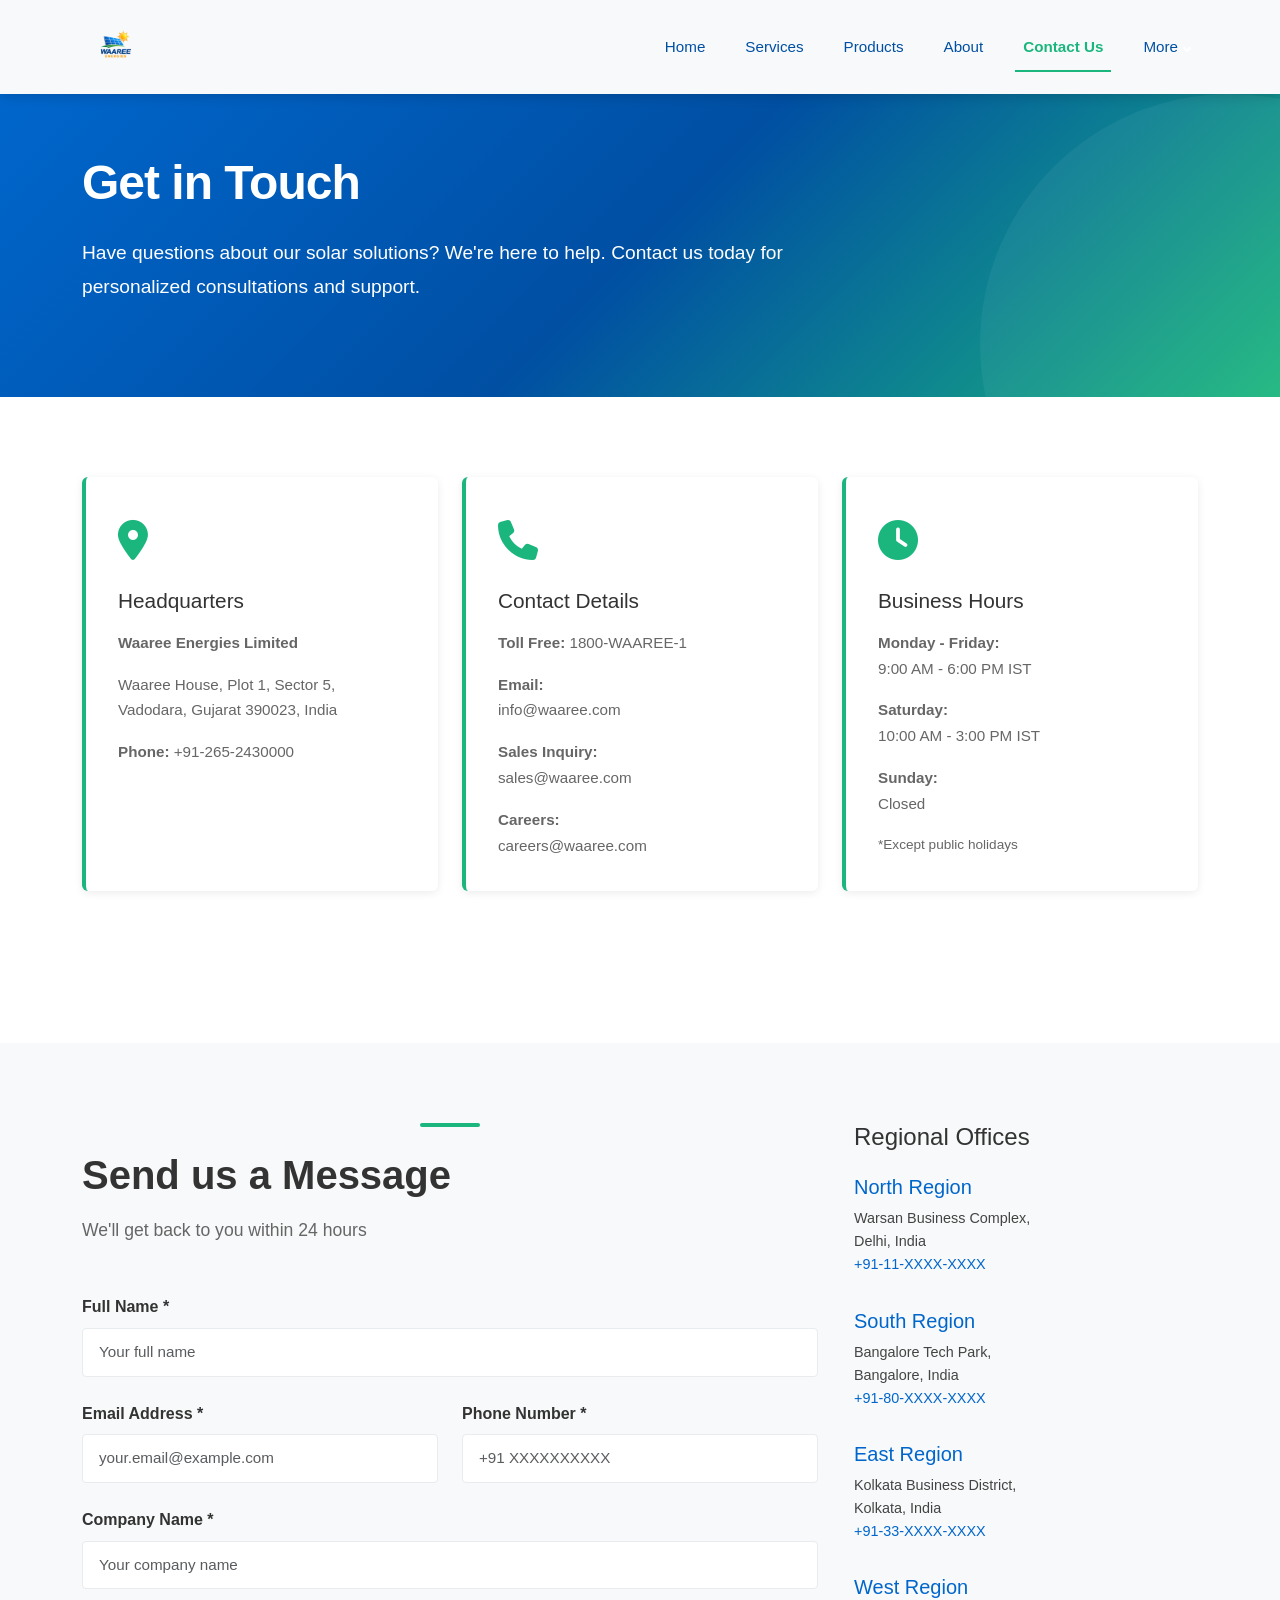
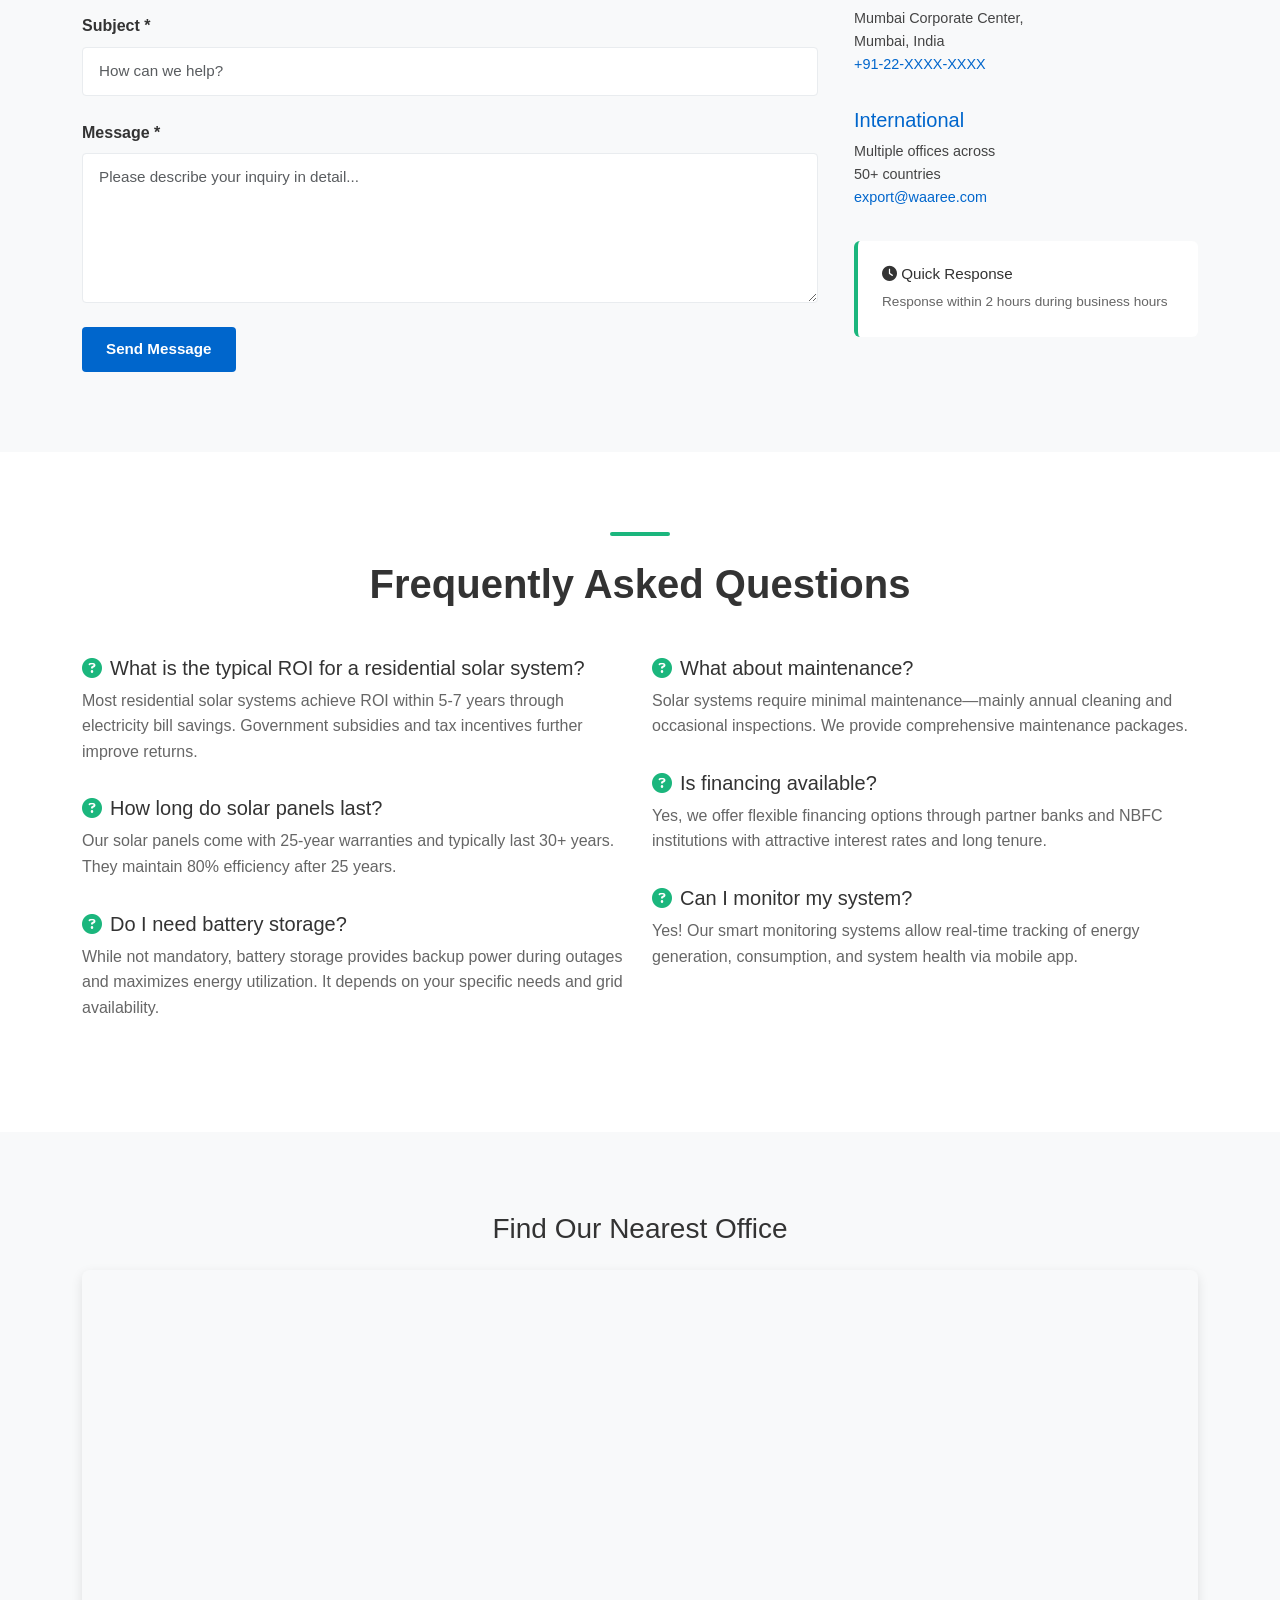
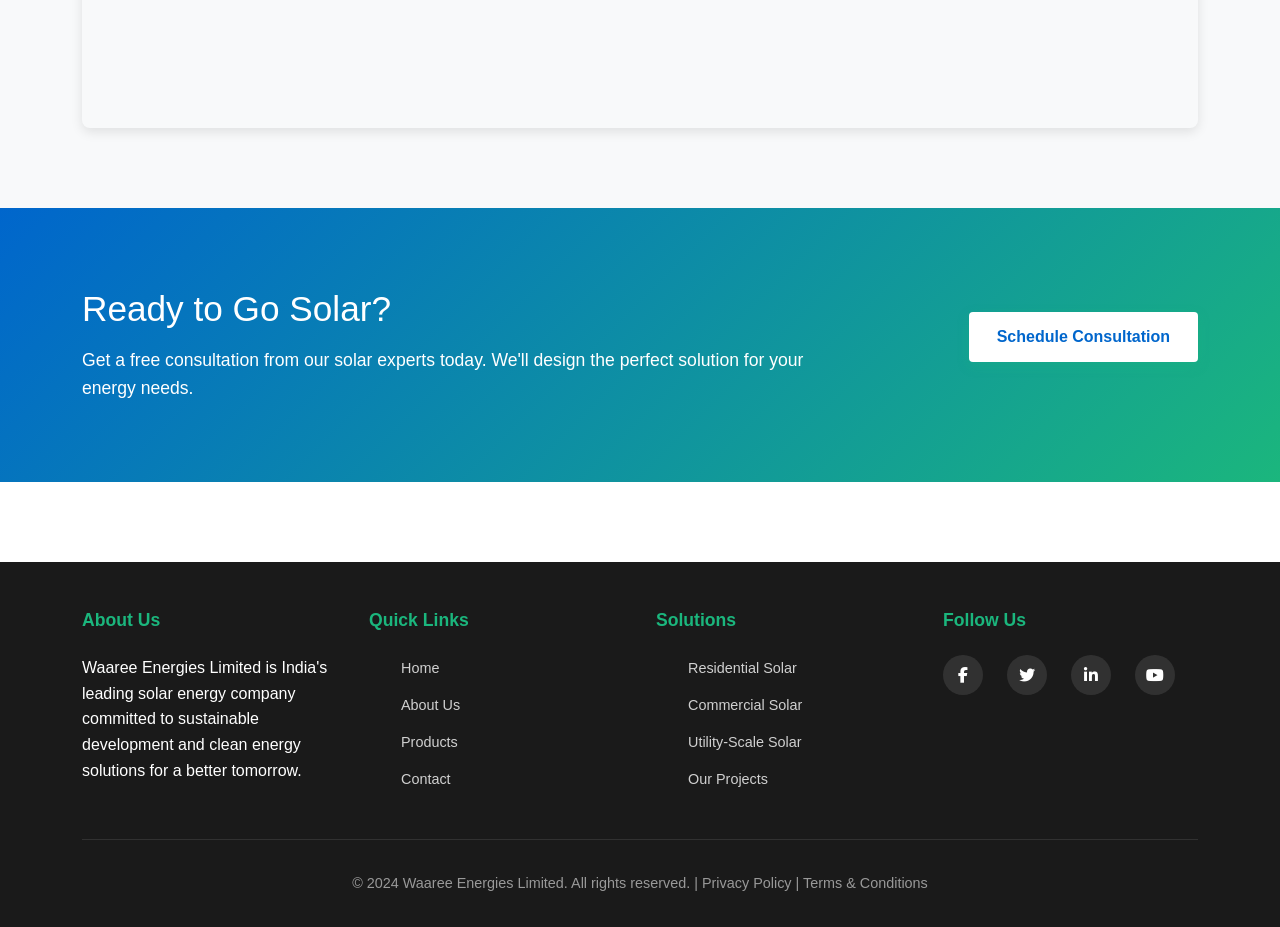
<file: contact.html>
<!DOCTYPE html>
<html lang="en">

<head>
    <meta charset="UTF-8">
    <meta name="viewport" content="width=device-width, initial-scale=1.0">
    <meta name="description"
        content="Contact Waaree Energies Limited - Get in touch with our team for solar solutions, partnerships, and inquiries. Multiple office locations across India.">
    <meta name="keywords" content="contact, customer support, office locations, solar inquiry, contact form">
    <meta name="author" content="Waaree Energies Limited">
    <title>Contact Us - Waaree Energies | Solar Energy Support</title>
    <link href="https://cdn.jsdelivr.net/npm/bootstrap@5.3.0/dist/css/bootstrap.min.css" rel="stylesheet">
    <link rel="stylesheet" href="https://cdnjs.cloudflare.com/ajax/libs/font-awesome/6.4.0/css/all.min.css">
    <link rel="stylesheet" href="css/style.css">
    <link rel="icon" type="image/png" href="assets/images/favicon.png">
</head>

<body>
    <!-- Navigation -->
    <nav class="navbar navbar-custom navbar-expand-lg">
        <div class="container">
            <a class="navbar-brand" href="index.html">
                <img src="assets/images/waaree_logo1.png" alt="Waaree Energies" class="site-logo">
            </a>
            <div class="hamburger-menu">
                <span></span>
                <span></span>
                <span></span>
            </div>
            <div class="navbar-nav ms-auto">
                <a class="nav-link" href="index.html">Home</a>
                <a class="nav-link" href="services.html">Services</a>
                <a class="nav-link" href="products.html">Products</a>
                <a class="nav-link" href="about.html">About</a>
                <a class="nav-link" href="contact.html">Contact Us</a>

                <div class="nav-item has-dropdown dropdown-right">
                    <a href="#" class="nav-link dropdown-toggle-simple">
                        More
                        <span class="chevron"></span>
                    </a>

                    <ul class="simple-dropdown">
                        <li><a href="projects.html">Projects</a></li>
                        <li><a href="solutions.html">Solutions</a></li>
                        <li><a href="careers.html">Careers</a></li>
                        <li><a href="sustainability.html">Sustainability</a></li>
                    </ul>
                </div>

            </div>
        </div>
    </nav>

    <!-- Hero Section -->
    <section class="hero-section" style="padding: 60px 0;">
        <div class="container">
            <div class="row align-items-center">
                <div class="col-lg-8">
                    <h1>Get in Touch</h1>
                    <p>Have questions about our solar solutions? We're here to help. Contact us today for personalized
                        consultations and support.</p>
                </div>
            </div>
        </div>
    </section>

    <!-- Contact Information -->
    <section class="section-padding">
        <div class="container">
            <div class="row mb-5">
                <div class="col-lg-4 col-md-6 mb-4">
                    <div class="feature-card" style="height: 100%;">
                        <div class="feature-icon">
                            <i class="fas fa-map-marker-alt"></i>
                        </div>
                        <h3>Headquarters</h3>
                        <p><strong>Waaree Energies Limited</strong></p>
                        <p>Waaree House, Plot 1, Sector 5,<br>Vadodara, Gujarat 390023, India</p>
                        <p style="margin-top: 1rem; margin-bottom: 0;"><strong>Phone:</strong> +91-265-2430000</p>
                    </div>
                </div>
                <div class="col-lg-4 col-md-6 mb-4">
                    <div class="feature-card" style="height: 100%;">
                        <div class="feature-icon">
                            <i class="fas fa-phone"></i>
                        </div>
                        <h3>Contact Details</h3>
                        <p><strong>Toll Free:</strong> 1800-WAAREE-1</p>
                        <p><strong>Email:</strong><br>info@waaree.com</p>
                        <p><strong>Sales Inquiry:</strong><br>sales@waaree.com</p>
                        <p style="margin-bottom: 0;"><strong>Careers:</strong><br>careers@waaree.com</p>
                    </div>
                </div>
                <div class="col-lg-4 col-md-6 mb-4">
                    <div class="feature-card" style="height: 100%;">
                        <div class="feature-icon">
                            <i class="fas fa-clock"></i>
                        </div>
                        <h3>Business Hours</h3>
                        <p><strong>Monday - Friday:</strong><br>9:00 AM - 6:00 PM IST</p>
                        <p><strong>Saturday:</strong><br>10:00 AM - 3:00 PM IST</p>
                        <p><strong>Sunday:</strong><br>Closed</p>
                        <p style="margin-bottom: 0; font-size: 0.85rem; color: var(--light-text);">*Except public
                            holidays</p>
                    </div>
                </div>
            </div>
        </div>
    </section>

    <!-- Contact Form Section -->
    <section class="section-padding" style="background-color: var(--light-gray);">
        <div class="container">
            <div class="row">
                <div class="col-lg-8">
                    <div class="text-center mb-5">
                        <div class="divider-line mx-auto"></div>
                        <h2 class="section-title" style="text-align: left;">Send us a Message</h2>
                        <p class="section-subtitle" style="text-align: left;">We'll get back to you within 24 hours</p>
                    </div>

                    <form id="contactForm">
                        <div class="form-group">
                            <label for="name">Full Name *</label>
                            <input type="text" id="name" class="form-control" placeholder="Your full name" required>
                        </div>

                        <div class="row">
                            <div class="col-md-6">
                                <div class="form-group">
                                    <label for="email">Email Address *</label>
                                    <input type="email" id="email" class="form-control"
                                        placeholder="your.email@example.com" required>
                                </div>
                            </div>
                            <div class="col-md-6">
                                <div class="form-group">
                                    <label for="phone">Phone Number *</label>
                                    <input type="tel" id="phone" class="form-control" placeholder="+91 XXXXXXXXXX"
                                        required>
                                </div>
                            </div>
                        </div>

                        <div class="form-group">
                            <label for="company">Company Name *</label>
                            <input type="text" id="company" class="form-control" placeholder="Your company name"
                                required>
                        </div>

                        <div class="form-group">
                            <label for="subject">Subject *</label>
                            <input type="text" id="subject" class="form-control" placeholder="How can we help?"
                                required>
                        </div>

                        <div class="form-group">
                            <label for="message">Message *</label>
                            <textarea id="message" class="form-control"
                                placeholder="Please describe your inquiry in detail..." required></textarea>
                        </div>

                        <button type="submit" class="btn-primary">Send Message</button>
                    </form>
                </div>

                <div class="col-lg-4 ps-lg-4">
                    <h4 style="color: var(--dark-gray); margin-bottom: 1.5rem;">Regional Offices</h4>

                    <div style="margin-bottom: 2rem;">
                        <h5 style="color: var(--primary-color); margin-bottom: 0.5rem;">North Region</h5>
                        <p style="margin-bottom: 0; font-size: 0.9rem;">Warsan Business Complex,<br>Delhi, India<br><a
                                href="tel:+91-11-XXXX-XXXX" style="color: var(--primary-color);">+91-11-XXXX-XXXX</a>
                        </p>
                    </div>

                    <div style="margin-bottom: 2rem;">
                        <h5 style="color: var(--primary-color); margin-bottom: 0.5rem;">South Region</h5>
                        <p style="margin-bottom: 0; font-size: 0.9rem;">Bangalore Tech Park,<br>Bangalore, India<br><a
                                href="tel:+91-80-XXXX-XXXX" style="color: var(--primary-color);">+91-80-XXXX-XXXX</a>
                        </p>
                    </div>

                    <div style="margin-bottom: 2rem;">
                        <h5 style="color: var(--primary-color); margin-bottom: 0.5rem;">East Region</h5>
                        <p style="margin-bottom: 0; font-size: 0.9rem;">Kolkata Business District,<br>Kolkata,
                            India<br><a href="tel:+91-33-XXXX-XXXX"
                                style="color: var(--primary-color);">+91-33-XXXX-XXXX</a></p>
                    </div>

                    <div style="margin-bottom: 2rem;">
                        <h5 style="color: var(--primary-color); margin-bottom: 0.5rem;">West Region</h5>
                        <p style="margin-bottom: 0; font-size: 0.9rem;">Mumbai Corporate Center,<br>Mumbai, India<br><a
                                href="tel:+91-22-XXXX-XXXX" style="color: var(--primary-color);">+91-22-XXXX-XXXX</a>
                        </p>
                    </div>

                    <div style="margin-bottom: 2rem;">
                        <h5 style="color: var(--primary-color); margin-bottom: 0.5rem;">International</h5>
                        <p style="margin-bottom: 0; font-size: 0.9rem;">Multiple offices across<br>50+ countries<br><a
                                href="mailto:export@waaree.com"
                                style="color: var(--primary-color);">export@waaree.com</a></p>
                    </div>

                    <div
                        style="background-color: #ffffff; padding: 1.5rem; border-radius: 6px; border-left: 4px solid var(--accent-green);">
                        <h5 style="color: var(--dark-gray); margin-bottom: 0.5rem; font-size: 0.95rem;"><i
                                class="fas fa-clock"></i> Quick Response</h5>
                        <p style="margin-bottom: 0; font-size: 0.85rem; color: var(--light-text);">Response within 2
                            hours during business hours</p>
                    </div>
                </div>
            </div>
        </div>
    </section>

    <!-- FAQ Section -->
    <section class="section-padding">
        <div class="container">
            <div class="text-center mb-5">
                <div class="divider-line mx-auto"></div>
                <h2 class="section-title">Frequently Asked Questions</h2>
            </div>
            <div class="row">
                <div class="col-lg-6">
                    <div style="margin-bottom: 2rem;">
                        <h5 style="color: var(--dark-gray); margin-bottom: 0.5rem;"><i class="fas fa-question-circle"
                                style="color: var(--accent-green); margin-right: 8px;"></i>What is the typical ROI for a
                            residential solar system?</h5>
                        <p style="color: var(--light-text); margin-bottom: 0;">Most residential solar systems achieve
                            ROI within 5-7 years through electricity bill savings. Government subsidies and tax
                            incentives further improve returns.</p>
                    </div>
                    <div style="margin-bottom: 2rem;">
                        <h5 style="color: var(--dark-gray); margin-bottom: 0.5rem;"><i class="fas fa-question-circle"
                                style="color: var(--accent-green); margin-right: 8px;"></i>How long do solar panels
                            last?</h5>
                        <p style="color: var(--light-text); margin-bottom: 0;">Our solar panels come with 25-year
                            warranties and typically last 30+ years. They maintain 80% efficiency after 25 years.</p>
                    </div>
                    <div style="margin-bottom: 2rem;">
                        <h5 style="color: var(--dark-gray); margin-bottom: 0.5rem;"><i class="fas fa-question-circle"
                                style="color: var(--accent-green); margin-right: 8px;"></i>Do I need battery storage?
                        </h5>
                        <p style="color: var(--light-text); margin-bottom: 0;">While not mandatory, battery storage
                            provides backup power during outages and maximizes energy utilization. It depends on your
                            specific needs and grid availability.</p>
                    </div>
                </div>
                <div class="col-lg-6">
                    <div style="margin-bottom: 2rem;">
                        <h5 style="color: var(--dark-gray); margin-bottom: 0.5rem;"><i class="fas fa-question-circle"
                                style="color: var(--accent-green); margin-right: 8px;"></i>What about maintenance?</h5>
                        <p style="color: var(--light-text); margin-bottom: 0;">Solar systems require minimal
                            maintenance—mainly annual cleaning and occasional inspections. We provide comprehensive
                            maintenance packages.</p>
                    </div>
                    <div style="margin-bottom: 2rem;">
                        <h5 style="color: var(--dark-gray); margin-bottom: 0.5rem;"><i class="fas fa-question-circle"
                                style="color: var(--accent-green); margin-right: 8px;"></i>Is financing available?</h5>
                        <p style="color: var(--light-text); margin-bottom: 0;">Yes, we offer flexible financing options
                            through partner banks and NBFC institutions with attractive interest rates and long tenure.
                        </p>
                    </div>
                    <div style="margin-bottom: 2rem;">
                        <h5 style="color: var(--dark-gray); margin-bottom: 0.5rem;"><i class="fas fa-question-circle"
                                style="color: var(--accent-green); margin-right: 8px;"></i>Can I monitor my system?</h5>
                        <p style="color: var(--light-text); margin-bottom: 0;">Yes! Our smart monitoring systems allow
                            real-time tracking of energy generation, consumption, and system health via mobile app.</p>
                    </div>
                </div>
            </div>
        </div>
    </section>

    <!-- Map Section -->
    <section class="section-padding" style="background-color: var(--light-gray);">
        <div class="container">
            <div class="text-center mb-4">
                <h3 style="color: var(--dark-gray);">Find Our Nearest Office</h3>
            </div>
            <div style="border-radius: 8px; overflow: hidden; box-shadow: 0 4px 12px rgba(0, 0, 0, 0.1);">
                <iframe
                    src="https://www.google.com/maps/embed?pb=!1m18!1m12!1m3!1d3666.3656322341416!2d72.49476611533838!3d22.300569950571456!2m3!1f0!2f0!3f0!3m2!1i1024!2i768!4f13.1!3m3!1m2!1s0x395c20b5c8f8c7c7%3A0x5e8f6c5b5c8f8c7c!2sWaaree%20Energies!5e0!3m2!1sen!2sin!4v1234567890"
                    width="100%" height="450" style="border:none;" allowfullscreen="" loading="lazy"
                    referrerpolicy="no-referrer-when-downgrade"></iframe>
            </div>
        </div>
    </section>

    <!-- CTA Section -->
    <section class="section-padding"
        style="background: linear-gradient(135deg, var(--primary-color), var(--accent-green)); color: #ffffff;">
        <div class="container">
            <div class="row align-items-center">
                <div class="col-lg-8">
                    <h2 style="font-size: 2.2rem; margin-bottom: 1rem;">Ready to Go Solar?</h2>
                    <p style="font-size: 1.1rem; margin-bottom: 0;">Get a free consultation from our solar experts
                        today. We'll design the perfect solution for your energy needs.</p>
                </div>
                <div class="col-lg-4 text-lg-end">
                    <a href="#contactForm" class="hero-btn"
                        style="background-color: #ffffff; color: var(--primary-color); margin-right: 0;">Schedule
                        Consultation</a>
                </div>
            </div>
        </div>
    </section>

    <!-- Footer -->
    <footer>
        <div class="container">
            <div class="footer-content">
                <div class="footer-section">
                    <h4>About Us</h4>
                    <p>Waaree Energies Limited is India's leading solar energy company committed to sustainable
                        development and clean energy solutions for a better tomorrow.</p>
                </div>
                <div class="footer-section">
                    <h4>Quick Links</h4>
                    <ul>
                        <li><a href="index.html">Home</a></li>
                        <li><a href="about.html">About Us</a></li>
                        <li><a href="products.html">Products</a></li>
                        <li><a href="contact.html">Contact</a></li>
                    </ul>
                </div>
                <div class="footer-section">
                    <h4>Solutions</h4>
                    <ul>
                        <li><a href="solutions.html">Residential Solar</a></li>
                        <li><a href="solutions.html">Commercial Solar</a></li>
                        <li><a href="solutions.html">Utility-Scale Solar</a></li>
                        <li><a href="projects.html">Our Projects</a></li>
                    </ul>
                </div>
                <div class="footer-section">
                    <h4>Follow Us</h4>
                    <div class="social-links">
                        <a href="#" title="Facebook"><i class="fab fa-facebook-f"></i></a>
                        <a href="#" title="Twitter"><i class="fab fa-twitter"></i></a>
                        <a href="#" title="LinkedIn"><i class="fab fa-linkedin-in"></i></a>
                        <a href="#" title="YouTube"><i class="fab fa-youtube"></i></a>
                    </div>
                </div>
            </div>
            <div class="footer-bottom">
                <p>&copy; 2024 Waaree Energies Limited. All rights reserved. | <a href="#"
                        style="color: #999999;">Privacy Policy</a> | <a href="#" style="color: #999999;">Terms &
                        Conditions</a></p>
            </div>
        </div>
    </footer>

    <script src="https://cdn.jsdelivr.net/npm/bootstrap@5.3.0/dist/js/bootstrap.bundle.min.js"></script>
    <script src="js/script.js"></script>
</body>

</html>
</file>
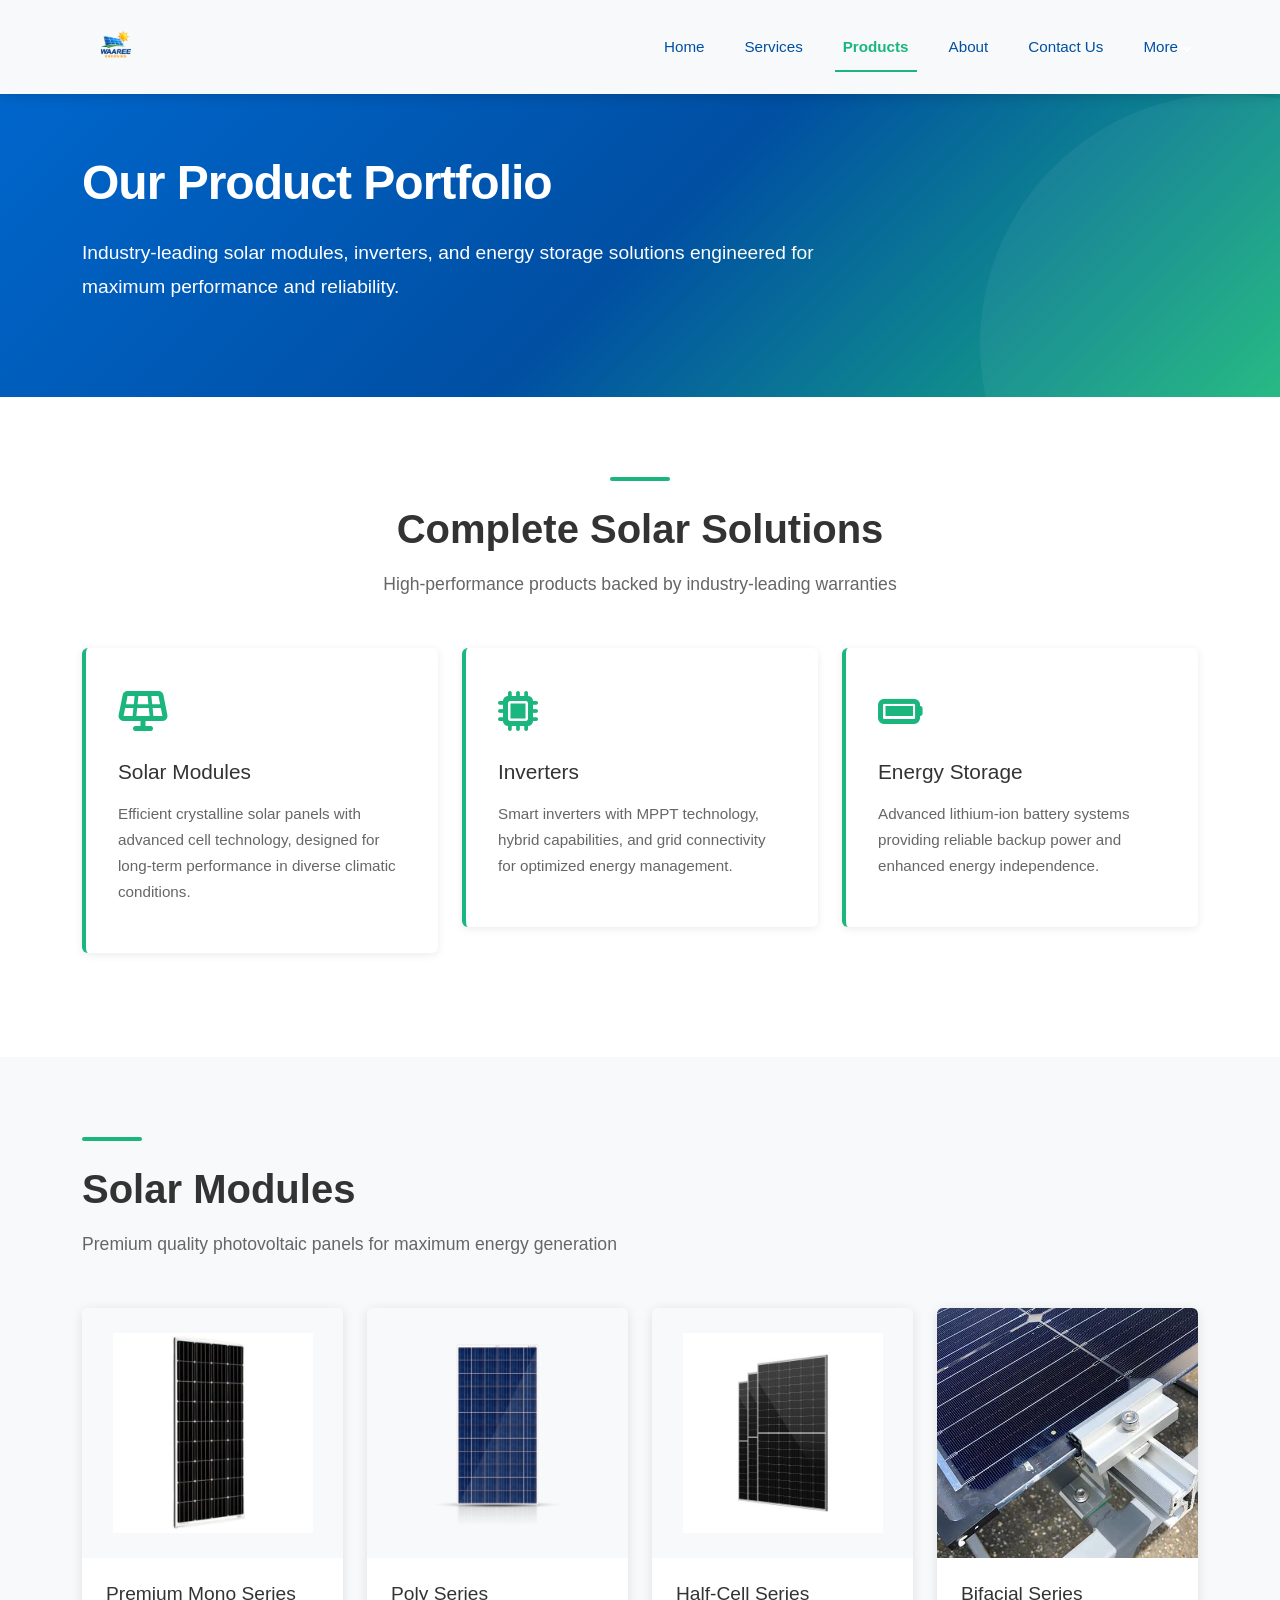
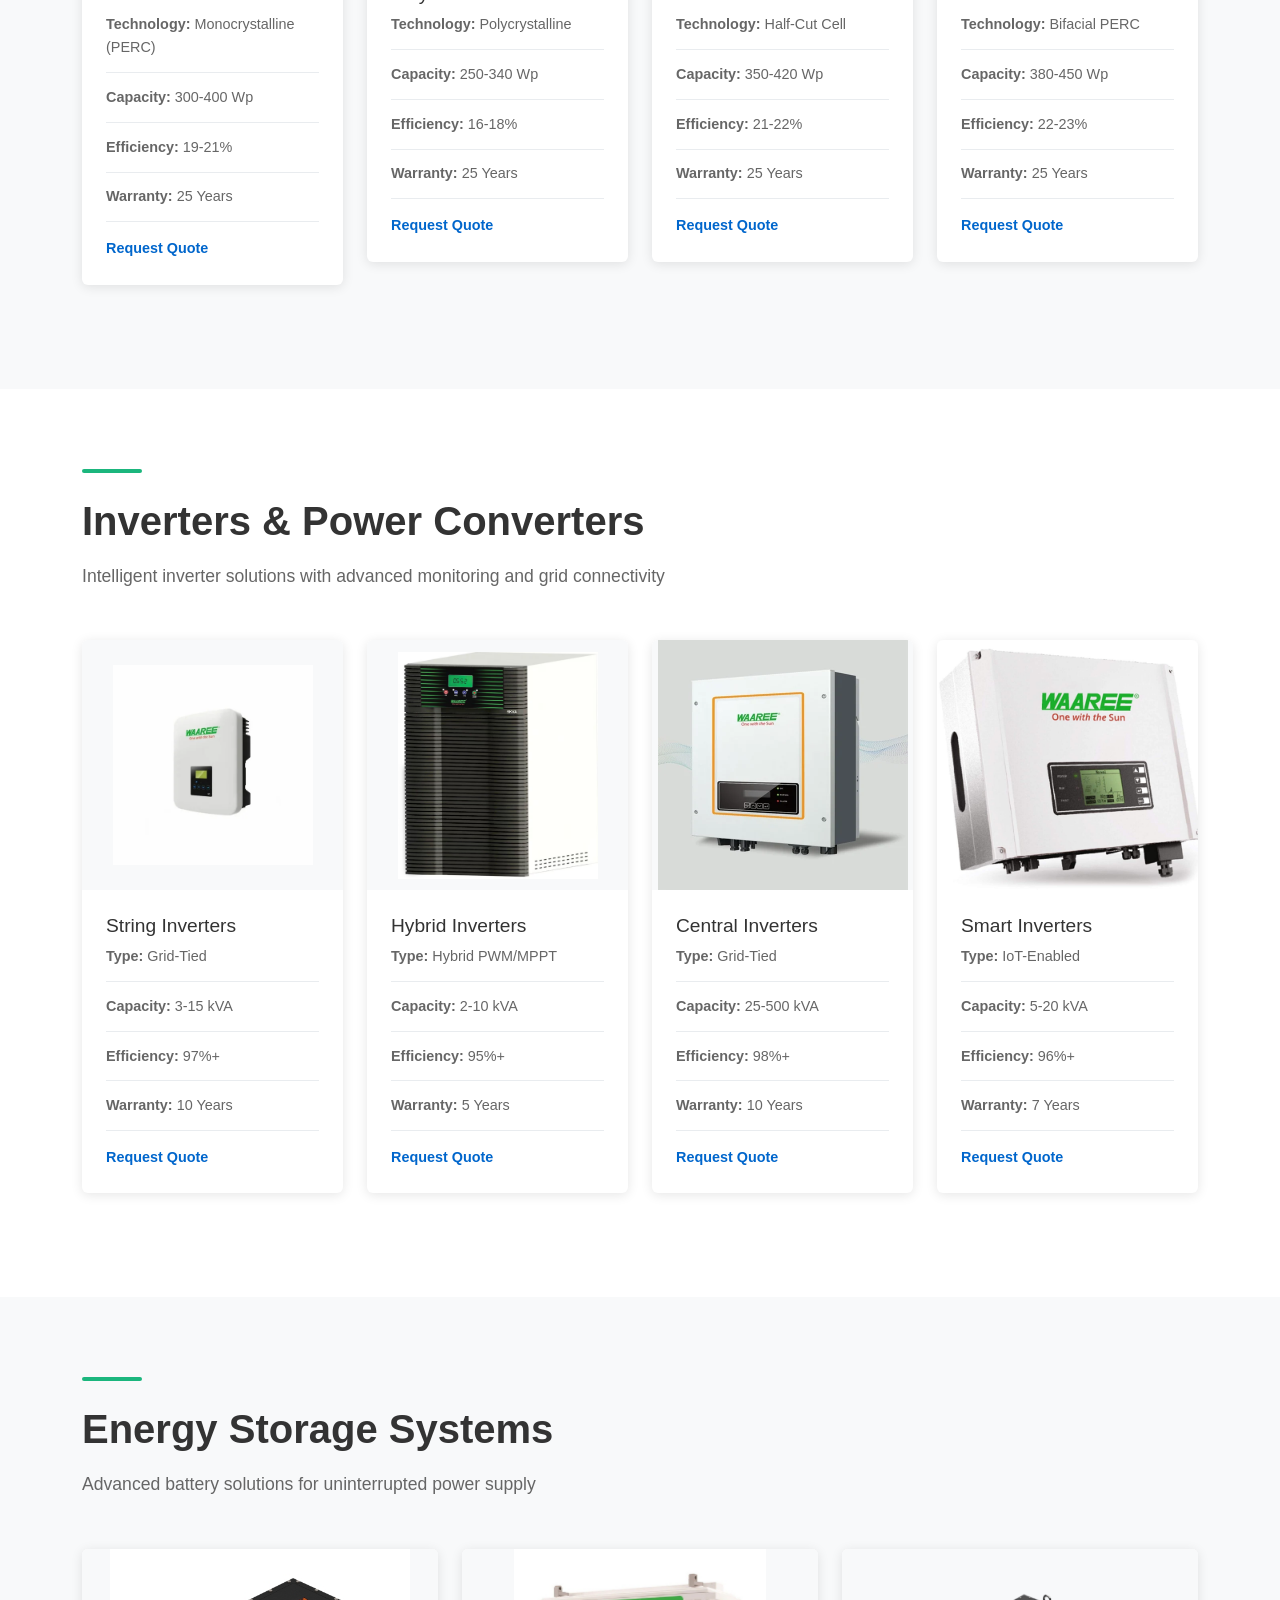
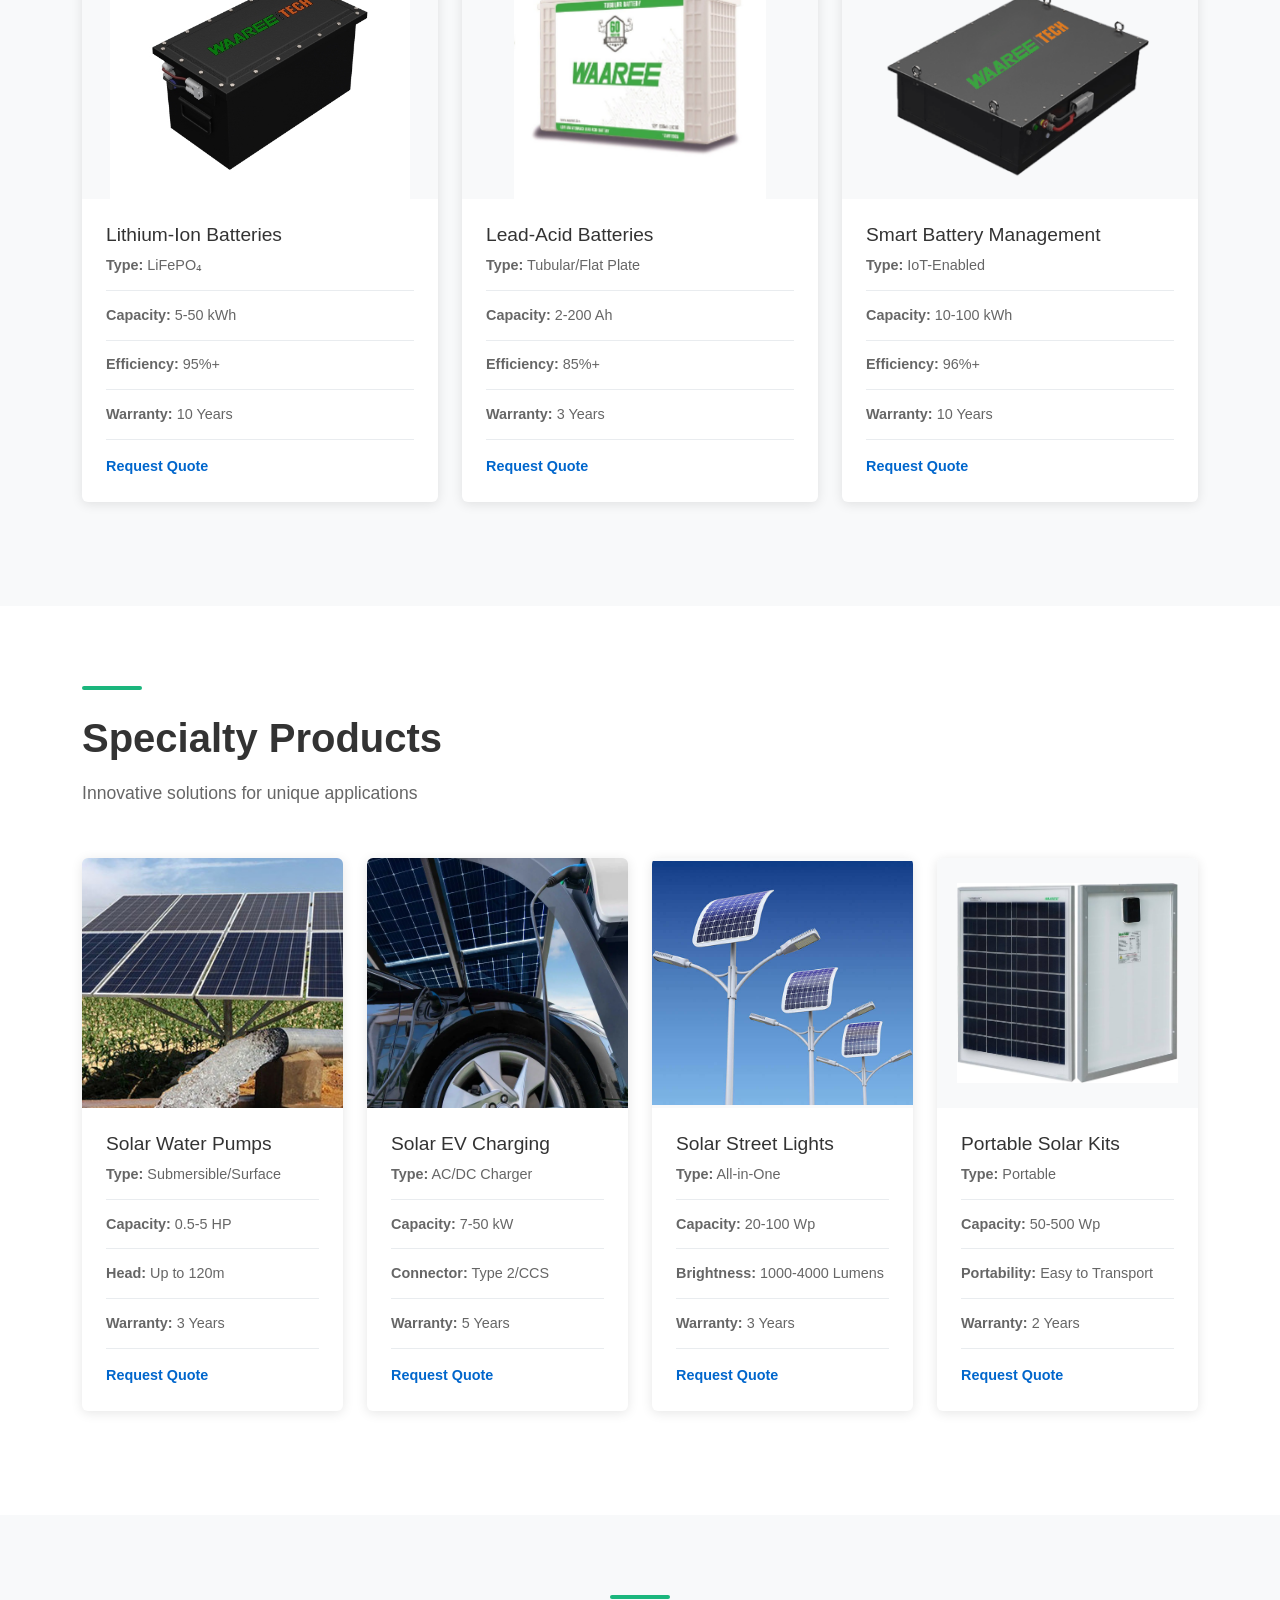
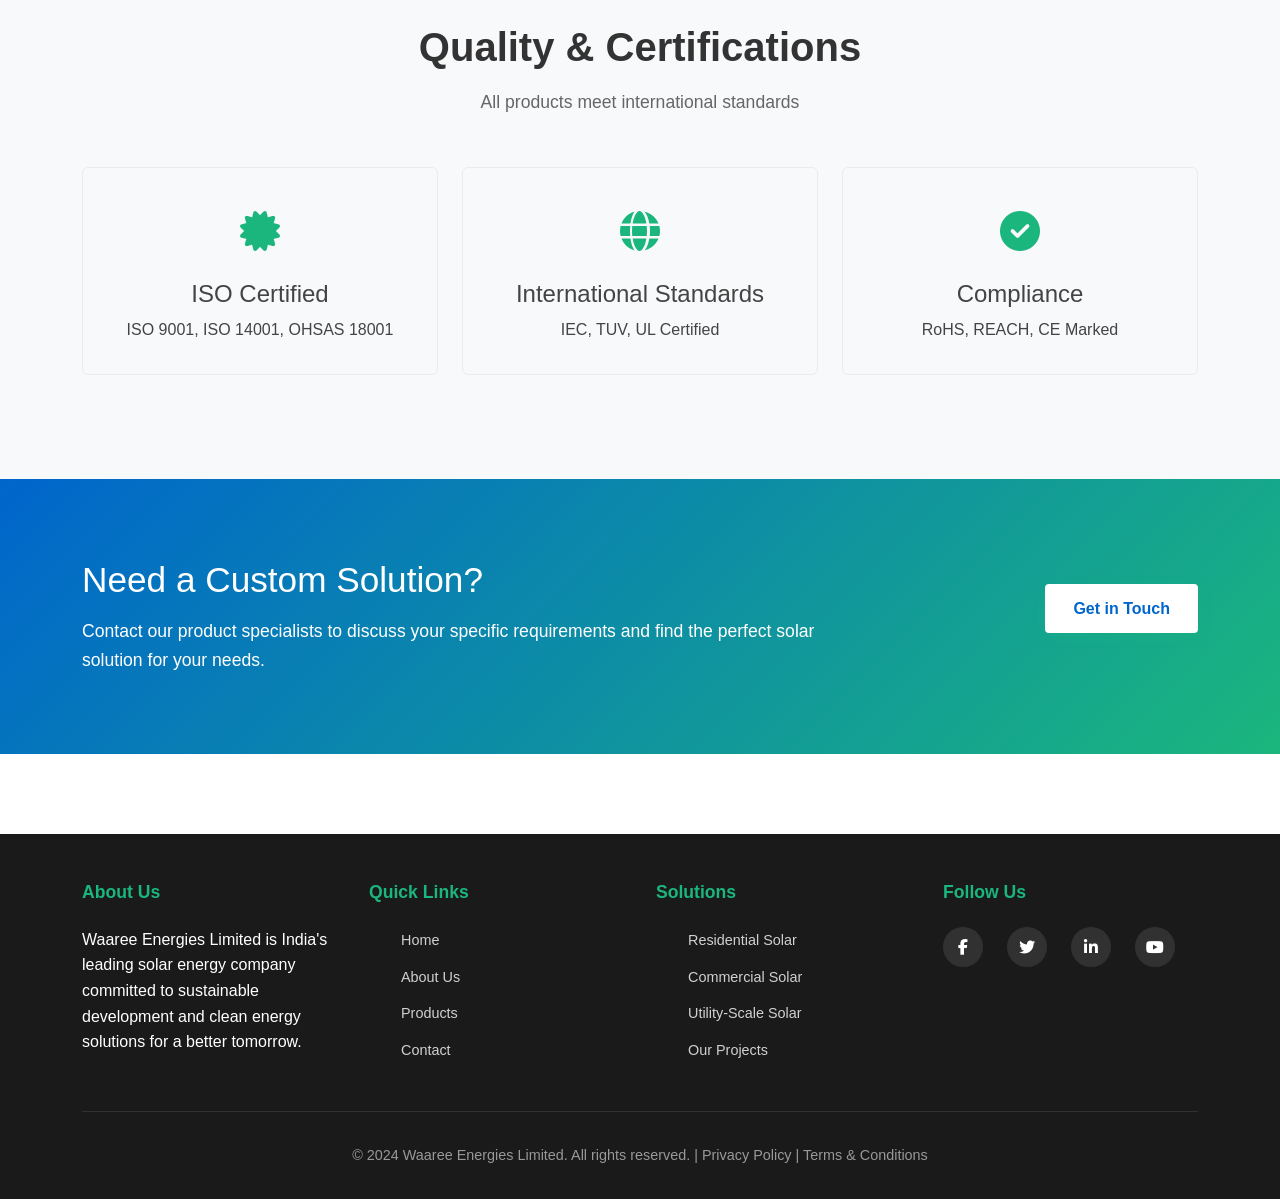
<file: products.html>
<!DOCTYPE html>
<html lang="en">

<head>
    <meta charset="UTF-8">
    <meta name="viewport" content="width=device-width, initial-scale=1.0">
    <meta name="description"
        content="Waaree solar products - premium solar modules, hybrid inverters, energy storage systems, and solar pumps designed for residential, commercial, and industrial applications.">
    <meta name="keywords"
        content="solar panels, solar modules, inverters, solar inverters, energy storage, solar products India">
    <meta name="author" content="Waaree Energies Limited">
    <title>Solar Products - Modules, Inverters & Energy Storage | Waaree</title>
    <link href="https://cdn.jsdelivr.net/npm/bootstrap@5.3.0/dist/css/bootstrap.min.css" rel="stylesheet">
    <link rel="stylesheet" href="https://cdnjs.cloudflare.com/ajax/libs/font-awesome/6.4.0/css/all.min.css">
    <link rel="stylesheet" href="css/style.css">
    <link rel="icon" type="image/png" href="assets/images/favicon.png">
</head>

<body>
    <!-- Navigation -->
    <nav class="navbar navbar-custom navbar-expand-lg">
        <div class="container">
            <a class="navbar-brand" href="index.html">
                <img src="assets/images/waaree_logo1.png" alt="Waaree Energies" class="site-logo">
            </a>
            <div class="hamburger-menu">
                <span></span>
                <span></span>
                <span></span>
            </div>
            <div class="navbar-nav ms-auto">
                <a class="nav-link" href="index.html">Home</a>
                <a class="nav-link" href="services.html">Services</a>
                <a class="nav-link active" href="products.html">Products</a>
                <a class="nav-link" href="about.html">About</a>
                <a class="nav-link" href="contact.html">Contact Us</a>

                <div class="nav-item has-dropdown dropdown-right">
                    <a href="#" class="nav-link dropdown-toggle-simple">
                        More
                        <span class="chevron"></span>
                    </a>

                    <ul class="simple-dropdown">
                        <li><a href="projects.html">Projects</a></li>
                        <li><a href="solutions.html">Solutions</a></li>
                        <li><a href="careers.html">Careers</a></li>
                        <li><a href="sustainability.html">Sustainability</a></li>
                    </ul>
                </div>

            </div>
        </div>
    </nav>

    <!-- Hero Section -->
    <section class="hero-section" style="padding: 60px 0;">
        <div class="container">
            <div class="row align-items-center">
                <div class="col-lg-8">
                    <h1>Our Product Portfolio</h1>
                    <p>Industry-leading solar modules, inverters, and energy storage solutions engineered for maximum
                        performance and reliability.</p>
                </div>
            </div>
        </div>
    </section>

    <!-- Product Overview -->
    <section class="section-padding">
        <div class="container">
            <div class="text-center mb-5">
                <div class="divider-line mx-auto"></div>
                <h2 class="section-title">Complete Solar Solutions</h2>
                <p class="section-subtitle">High-performance products backed by industry-leading warranties</p>
            </div>
            <div class="row">
                <div class="col-lg-4 col-md-6 mb-4">
                    <div class="feature-card">
                        <div class="feature-icon">
                            <i class="fas fa-solar-panel"></i>
                        </div>
                        <h3>Solar Modules</h3>
                        <p>Efficient crystalline solar panels with advanced cell technology, designed for long-term
                            performance in diverse climatic conditions.</p>
                    </div>
                </div>
                <div class="col-lg-4 col-md-6 mb-4">
                    <div class="feature-card">
                        <div class="feature-icon">
                            <i class="fas fa-microchip"></i>
                        </div>
                        <h3>Inverters</h3>
                        <p>Smart inverters with MPPT technology, hybrid capabilities, and grid connectivity for
                            optimized energy management.</p>
                    </div>
                </div>
                <div class="col-lg-4 col-md-6 mb-4">
                    <div class="feature-card">
                        <div class="feature-icon">
                            <i class="fas fa-battery-full"></i>
                        </div>
                        <h3>Energy Storage</h3>
                        <p>Advanced lithium-ion battery systems providing reliable backup power and enhanced energy
                            independence.</p>
                    </div>
                </div>
            </div>
        </div>
    </section>

    <!-- Solar Modules -->
    <section class="section-padding" style="background-color: var(--light-gray);">
        <div class="container">
            <div class="mb-5">
                <div class="divider-line"></div>
                <h2 class="section-title">Solar Modules</h2>
                <p class="section-subtitle">Premium quality photovoltaic panels for maximum energy generation</p>
            </div>
            <div class="row">
                <div class="col-lg-3 col-md-6 mb-4">
                    <div class="product-card">
                        <div class="product-image">
                            <img src="assets/images/PremiumMonoSeries.png" alt="PremiumMonoSeries"
                                style="width:300px; height:200px; object-fit:contain; display:block; margin:0 auto;">
                        </div>
                        <div class="product-details">
                            <h4>Premium Mono Series</h4>
                            <div class="product-spec"><strong>Technology:</strong> Monocrystalline (PERC)</div>
                            <div class="product-spec"><strong>Capacity:</strong> 300-400 Wp</div>
                            <div class="product-spec"><strong>Efficiency:</strong> 19-21%</div>
                            <div class="product-spec"><strong>Warranty:</strong> 25 Years</div>
                            <a href="contact.html" class="learn-more-btn">Request Quote</a>
                        </div>
                    </div>
                </div>
                <div class="col-lg-3 col-md-6 mb-4">
                    <div class="product-card">
                        <div class="product-image">
                            <img src="assets/images/PolySeries.png" alt="Solar PolySeries"
                                style="width:300px; height:200px; object-fit:contain; display:block; margin:0 auto;">
                        </div>
                        <div class="product-details">
                            <h4>Poly Series</h4>
                            <div class="product-spec"><strong>Technology:</strong> Polycrystalline</div>
                            <div class="product-spec"><strong>Capacity:</strong> 250-340 Wp</div>
                            <div class="product-spec"><strong>Efficiency:</strong> 16-18%</div>
                            <div class="product-spec"><strong>Warranty:</strong> 25 Years</div>
                            <a href="contact.html" class="learn-more-btn">Request Quote</a>
                        </div>
                    </div>
                </div>
                <div class="col-lg-3 col-md-6 mb-4">
                    <div class="product-card">
                        <div class="product-image">
                            <img src="assets/images/HalfCellSeries.png" alt="Solar HalfCellSeries"
                                style="width:300px; height:200px; object-fit:contain; display:block; margin:0 auto;">
                        </div>
                        <div class="product-details">
                            <h4>Half-Cell Series</h4>
                            <div class="product-spec"><strong>Technology:</strong> Half-Cut Cell</div>
                            <div class="product-spec"><strong>Capacity:</strong> 350-420 Wp</div>
                            <div class="product-spec"><strong>Efficiency:</strong> 21-22%</div>
                            <div class="product-spec"><strong>Warranty:</strong> 25 Years</div>
                            <a href="contact.html" class="learn-more-btn">Request Quote</a>
                        </div>
                    </div>
                </div>
                <div class="col-lg-3 col-md-6 mb-4">
                    <div class="product-card">
                        <div class="product-image">
                            <img src="assets/images/BifacialSeries.png" alt="Solar BifacialSeries"
                                style="width:400px; height:400px; object-fit:contain; display:block; margin:0 auto;">
                        </div>
                        <div class="product-details">
                            <h4>Bifacial Series</h4>
                            <div class="product-spec"><strong>Technology:</strong> Bifacial PERC</div>
                            <div class="product-spec"><strong>Capacity:</strong> 380-450 Wp</div>
                            <div class="product-spec"><strong>Efficiency:</strong> 22-23%</div>
                            <div class="product-spec"><strong>Warranty:</strong> 25 Years</div>
                            <a href="contact.html" class="learn-more-btn">Request Quote</a>
                        </div>
                    </div>
                </div>
            </div>
        </div>
    </section>

    <!-- Inverters & Power Electronics -->
    <section class="section-padding">
        <div class="container">
            <div class="mb-5">
                <div class="divider-line"></div>
                <h2 class="section-title">Inverters & Power Converters</h2>
                <p class="section-subtitle">Intelligent inverter solutions with advanced monitoring and grid
                    connectivity</p>
            </div>
            <div class="row">
                <div class="col-lg-3 col-md-6 mb-4">
                    <div class="product-card">
                        <div class="product-image">
                            <img src="assets/images/StringInverters.png" alt="Solar StringInverters"
                                style="width:200px; height:250px; object-fit:contain; display:block; margin:0 auto;">
                        </div>
                        <div class="product-details">
                            <h4>String Inverters</h4>
                            <div class="product-spec"><strong>Type:</strong> Grid-Tied</div>
                            <div class="product-spec"><strong>Capacity:</strong> 3-15 kVA</div>
                            <div class="product-spec"><strong>Efficiency:</strong> 97%+</div>
                            <div class="product-spec"><strong>Warranty:</strong> 10 Years</div>
                            <a href="contact.html" class="learn-more-btn">Request Quote</a>
                        </div>
                    </div>
                </div>
                <div class="col-lg-3 col-md-6 mb-4">
                    <div class="product-card">
                        <div class="product-image">
                            <img src="assets/images/HybridInverters.png" alt="Solar HybridInverters"
                                style="width:200px; height:250px; object-fit:contain; display:block; margin:0 auto;">
                        </div>
                        <div class="product-details">
                            <h4>Hybrid Inverters</h4>
                            <div class="product-spec"><strong>Type:</strong> Hybrid PWM/MPPT</div>
                            <div class="product-spec"><strong>Capacity:</strong> 2-10 kVA</div>
                            <div class="product-spec"><strong>Efficiency:</strong> 95%+</div>
                            <div class="product-spec"><strong>Warranty:</strong> 5 Years</div>
                            <a href="contact.html" class="learn-more-btn">Request Quote</a>
                        </div>
                    </div>
                </div>
                <div class="col-lg-3 col-md-6 mb-4">
                    <div class="product-card">
                        <div class="product-image">
                            <img src="assets/images/waareeolargridinverter.png" alt="Solar waareeolargridinverter"
                                style="width:250px; height:250px; object-fit:contain; display:block; margin:0 auto;">
                        </div>
                        <div class="product-details">
                            <h4>Central Inverters</h4>
                            <div class="product-spec"><strong>Type:</strong> Grid-Tied</div>
                            <div class="product-spec"><strong>Capacity:</strong> 25-500 kVA</div>
                            <div class="product-spec"><strong>Efficiency:</strong> 98%+</div>
                            <div class="product-spec"><strong>Warranty:</strong> 10 Years</div>
                            <a href="contact.html" class="learn-more-btn">Request Quote</a>
                        </div>
                    </div>
                </div>
                <div class="col-lg-3 col-md-6 mb-4">
                    <div class="product-card">
                        <div class="product-image">
                            <img src="assets/images/Smartnverters.png" alt="Solar Smartnverters"
                                style="width:350px; height:300px; object-fit:contain; display:block; margin:0 auto;">
                        </div>
                        <div class="product-details">
                            <h4>Smart Inverters</h4>
                            <div class="product-spec"><strong>Type:</strong> IoT-Enabled</div>
                            <div class="product-spec"><strong>Capacity:</strong> 5-20 kVA</div>
                            <div class="product-spec"><strong>Efficiency:</strong> 96%+</div>
                            <div class="product-spec"><strong>Warranty:</strong> 7 Years</div>
                            <a href="contact.html" class="learn-more-btn">Request Quote</a>
                        </div>
                    </div>
                </div>
            </div>
        </div>
    </section>

    <!-- Energy Storage -->
    <section class="section-padding" style="background-color: var(--light-gray);">
        <div class="container">
            <div class="mb-5">
                <div class="divider-line"></div>
                <h2 class="section-title">Energy Storage Systems</h2>
                <p class="section-subtitle">Advanced battery solutions for uninterrupted power supply</p>
            </div>
            <div class="row">
                <div class="col-lg-4 col-md-6 mb-4">
                    <div class="product-card">
                        <div class="product-image">
                            <img src="assets/images/LithiumIonBatteries.png" alt="Solar LithiumIonBatteries"
                                style="width:300px; height:420px; object-fit:contain; display:block; margin:0 auto;">
                        </div>
                        <div class="product-details">
                            <h4>Lithium-Ion Batteries</h4>
                            <div class="product-spec"><strong>Type:</strong> LiFePO₄</div>
                            <div class="product-spec"><strong>Capacity:</strong> 5-50 kWh</div>
                            <div class="product-spec"><strong>Efficiency:</strong> 95%+</div>
                            <div class="product-spec"><strong>Warranty:</strong> 10 Years</div>
                            <a href="contact.html" class="learn-more-btn">Request Quote</a>
                        </div>
                    </div>
                </div>
                <div class="col-lg-4 col-md-6 mb-4">
                    <div class="product-card">
                        <div class="product-image">
                            <img src="assets/images/LeadAcidBatteries.png" alt="SolarLeadAcidBatteries"
                                style="width:300px; height:250px; object-fit:contain; display:block; margin:0 auto;">
                        </div>
                        <div class="product-details">
                            <h4>Lead-Acid Batteries</h4>
                            <div class="product-spec"><strong>Type:</strong> Tubular/Flat Plate</div>
                            <div class="product-spec"><strong>Capacity:</strong> 2-200 Ah</div>
                            <div class="product-spec"><strong>Efficiency:</strong> 85%+</div>
                            <div class="product-spec"><strong>Warranty:</strong> 3 Years</div>
                            <a href="contact.html" class="learn-more-btn">Request Quote</a>
                        </div>
                    </div>
                </div>
                <div class="col-lg-4 col-md-6 mb-4">
                    <div class="product-card">
                        <div class="product-image">
                            <img src="assets/images/SmartBatteryManagement.png" alt="SolarSmartBatteryManagement"
                                style="width:300px; height:420px; object-fit:contain; display:block; margin:0 auto;">
                        </div>
                        <div class="product-details">
                            <h4>Smart Battery Management</h4>
                            <div class="product-spec"><strong>Type:</strong> IoT-Enabled</div>
                            <div class="product-spec"><strong>Capacity:</strong> 10-100 kWh</div>
                            <div class="product-spec"><strong>Efficiency:</strong> 96%+</div>
                            <div class="product-spec"><strong>Warranty:</strong> 10 Years</div>
                            <a href="contact.html" class="learn-more-btn">Request Quote</a>
                        </div>
                    </div>
                </div>
            </div>
        </div>
    </section>

    <!-- Specialty Products -->
    <section class="section-padding">
        <div class="container">
            <div class="mb-5">
                <div class="divider-line"></div>
                <h2 class="section-title">Specialty Products</h2>
                <p class="section-subtitle">Innovative solutions for unique applications</p>
            </div>
            <div class="row">
                <div class="col-lg-3 col-md-6 mb-4">
                    <div class="product-card">
                        <div class="product-image">
                            <img src="assets/images/solarwaterpump.png" alt="Solar solarwaterpump"
                                style="width:420px; height:420px; object-fit:contain; display:block; margin:0 auto;">
                        </div>
                        <div class="product-details">
                            <h4>Solar Water Pumps</h4>
                            <div class="product-spec"><strong>Type:</strong> Submersible/Surface</div>
                            <div class="product-spec"><strong>Capacity:</strong> 0.5-5 HP</div>
                            <div class="product-spec"><strong>Head:</strong> Up to 120m</div>
                            <div class="product-spec"><strong>Warranty:</strong> 3 Years</div>
                            <a href="contact.html" class="learn-more-btn">Request Quote</a>
                        </div>
                    </div>
                </div>
                <div class="col-lg-3 col-md-6 mb-4">
                    <div class="product-card">
                        <div class="product-image">
                            <img src="assets/images/SolarEVCharging.png" alt="SolarEVCharging"
                                style="width:400px; height:400px; object-fit:contain; display:block; margin:0 auto;">
                        </div>
                        <div class="product-details">
                            <h4>Solar EV Charging</h4>
                            <div class="product-spec"><strong>Type:</strong> AC/DC Charger</div>
                            <div class="product-spec"><strong>Capacity:</strong> 7-50 kW</div>
                            <div class="product-spec"><strong>Connector:</strong> Type 2/CCS</div>
                            <div class="product-spec"><strong>Warranty:</strong> 5 Years</div>
                            <a href="contact.html" class="learn-more-btn">Request Quote</a>
                        </div>
                    </div>
                </div>
                <div class="col-lg-3 col-md-6 mb-4">
                    <div class="product-card">
                        <div class="product-image">
                            <img src="assets/images/SolarStreetLights.png" alt="SolarStreetLights"
                                style="width:300px; height:250px; object-fit:contain; display:block; margin:0 auto;">
                        </div>
                        <div class="product-details">
                            <h4>Solar Street Lights</h4>
                            <div class="product-spec"><strong>Type:</strong> All-in-One</div>
                            <div class="product-spec"><strong>Capacity:</strong> 20-100 Wp</div>
                            <div class="product-spec"><strong>Brightness:</strong> 1000-4000 Lumens</div>
                            <div class="product-spec"><strong>Warranty:</strong> 3 Years</div>
                            <a href="contact.html" class="learn-more-btn">Request Quote</a>
                        </div>
                    </div>
                </div>
                <div class="col-lg-3 col-md-6 mb-4">
                    <div class="product-card">
                        <div class="product-image">
                            <img src="assets/images/PortableSolarKits.png" alt="Solar PortableSolarKits"
                                style="width:300px; height:200px; object-fit:contain; display:block; margin:0 auto;">
                        </div>
                        <div class="product-details">
                            <h4>Portable Solar Kits</h4>
                            <div class="product-spec"><strong>Type:</strong> Portable</div>
                            <div class="product-spec"><strong>Capacity:</strong> 50-500 Wp</div>
                            <div class="product-spec"><strong>Portability:</strong> Easy to Transport</div>
                            <div class="product-spec"><strong>Warranty:</strong> 2 Years</div>
                            <a href="contact.html" class="learn-more-btn">Request Quote</a>
                        </div>
                    </div>
                </div>
            </div>
        </div>
    </section>

    <!-- Technical Certifications -->
    <section class="section-padding" style="background-color: var(--light-gray);">
        <div class="container">
            <div class="text-center mb-5">
                <div class="divider-line mx-auto"></div>
                <h2 class="section-title">Quality & Certifications</h2>
                <p class="section-subtitle">All products meet international standards</p>
            </div>
            <div class="row text-center">
                <div class="col-md-4 mb-4">
                    <div class="stats-card">
                        <div class="feature-icon" style="margin-bottom: 1rem;">
                            <i class="fas fa-certificate"></i>
                        </div>
                        <h4>ISO Certified</h4>
                        <p style="margin-bottom: 0;">ISO 9001, ISO 14001, OHSAS 18001</p>
                    </div>
                </div>
                <div class="col-md-4 mb-4">
                    <div class="stats-card">
                        <div class="feature-icon" style="margin-bottom: 1rem;">
                            <i class="fas fa-globe"></i>
                        </div>
                        <h4>International Standards</h4>
                        <p style="margin-bottom: 0;">IEC, TUV, UL Certified</p>
                    </div>
                </div>
                <div class="col-md-4 mb-4">
                    <div class="stats-card">
                        <div class="feature-icon" style="margin-bottom: 1rem;">
                            <i class="fas fa-check-circle"></i>
                        </div>
                        <h4>Compliance</h4>
                        <p style="margin-bottom: 0;">RoHS, REACH, CE Marked</p>
                    </div>
                </div>
            </div>
        </div>
    </section>

    <!-- CTA Section -->
    <section class="section-padding"
        style="background: linear-gradient(135deg, var(--primary-color), var(--accent-green)); color: #ffffff;">
        <div class="container">
            <div class="row align-items-center">
                <div class="col-lg-8">
                    <h2 style="font-size: 2.2rem; margin-bottom: 1rem;">Need a Custom Solution?</h2>
                    <p style="font-size: 1.1rem; margin-bottom: 0;">Contact our product specialists to discuss your
                        specific requirements and find the perfect solar solution for your needs.</p>
                </div>
                <div class="col-lg-4 text-lg-end">
                    <a href="contact.html" class="hero-btn"
                        style="background-color: #ffffff; color: var(--primary-color); margin-right: 0;">Get in
                        Touch</a>
                </div>
            </div>
        </div>
    </section>

    <!-- Footer -->
    <footer>
        <div class="container">
            <div class="footer-content">
                <div class="footer-section">
                    <h4>About Us</h4>
                    <p>Waaree Energies Limited is India's leading solar energy company committed to sustainable
                        development and clean energy solutions for a better tomorrow.</p>
                </div>
                <div class="footer-section">
                    <h4>Quick Links</h4>
                    <ul>
                        <li><a href="index.html">Home</a></li>
                        <li><a href="about.html">About Us</a></li>
                        <li><a href="products.html">Products</a></li>
                        <li><a href="contact.html">Contact</a></li>
                    </ul>
                </div>
                <div class="footer-section">
                    <h4>Solutions</h4>
                    <ul>
                        <li><a href="solutions.html">Residential Solar</a></li>
                        <li><a href="solutions.html">Commercial Solar</a></li>
                        <li><a href="solutions.html">Utility-Scale Solar</a></li>
                        <li><a href="projects.html">Our Projects</a></li>
                    </ul>
                </div>
                <div class="footer-section">
                    <h4>Follow Us</h4>
                    <div class="social-links">
                        <a href="#" title="Facebook"><i class="fab fa-facebook-f"></i></a>
                        <a href="#" title="Twitter"><i class="fab fa-twitter"></i></a>
                        <a href="#" title="LinkedIn"><i class="fab fa-linkedin-in"></i></a>
                        <a href="#" title="YouTube"><i class="fab fa-youtube"></i></a>
                    </div>
                </div>
            </div>
            <div class="footer-bottom">
                <p>&copy; 2024 Waaree Energies Limited. All rights reserved. | <a href="#"
                        style="color: #999999;">Privacy Policy</a> | <a href="#" style="color: #999999;">Terms &
                        Conditions</a></p>
            </div>
        </div>
    </footer>

    <script src="https://cdn.jsdelivr.net/npm/bootstrap@5.3.0/dist/js/bootstrap.bundle.min.js"></script>
    <script src="js/script.js"></script>
</body>

</html>
</file>
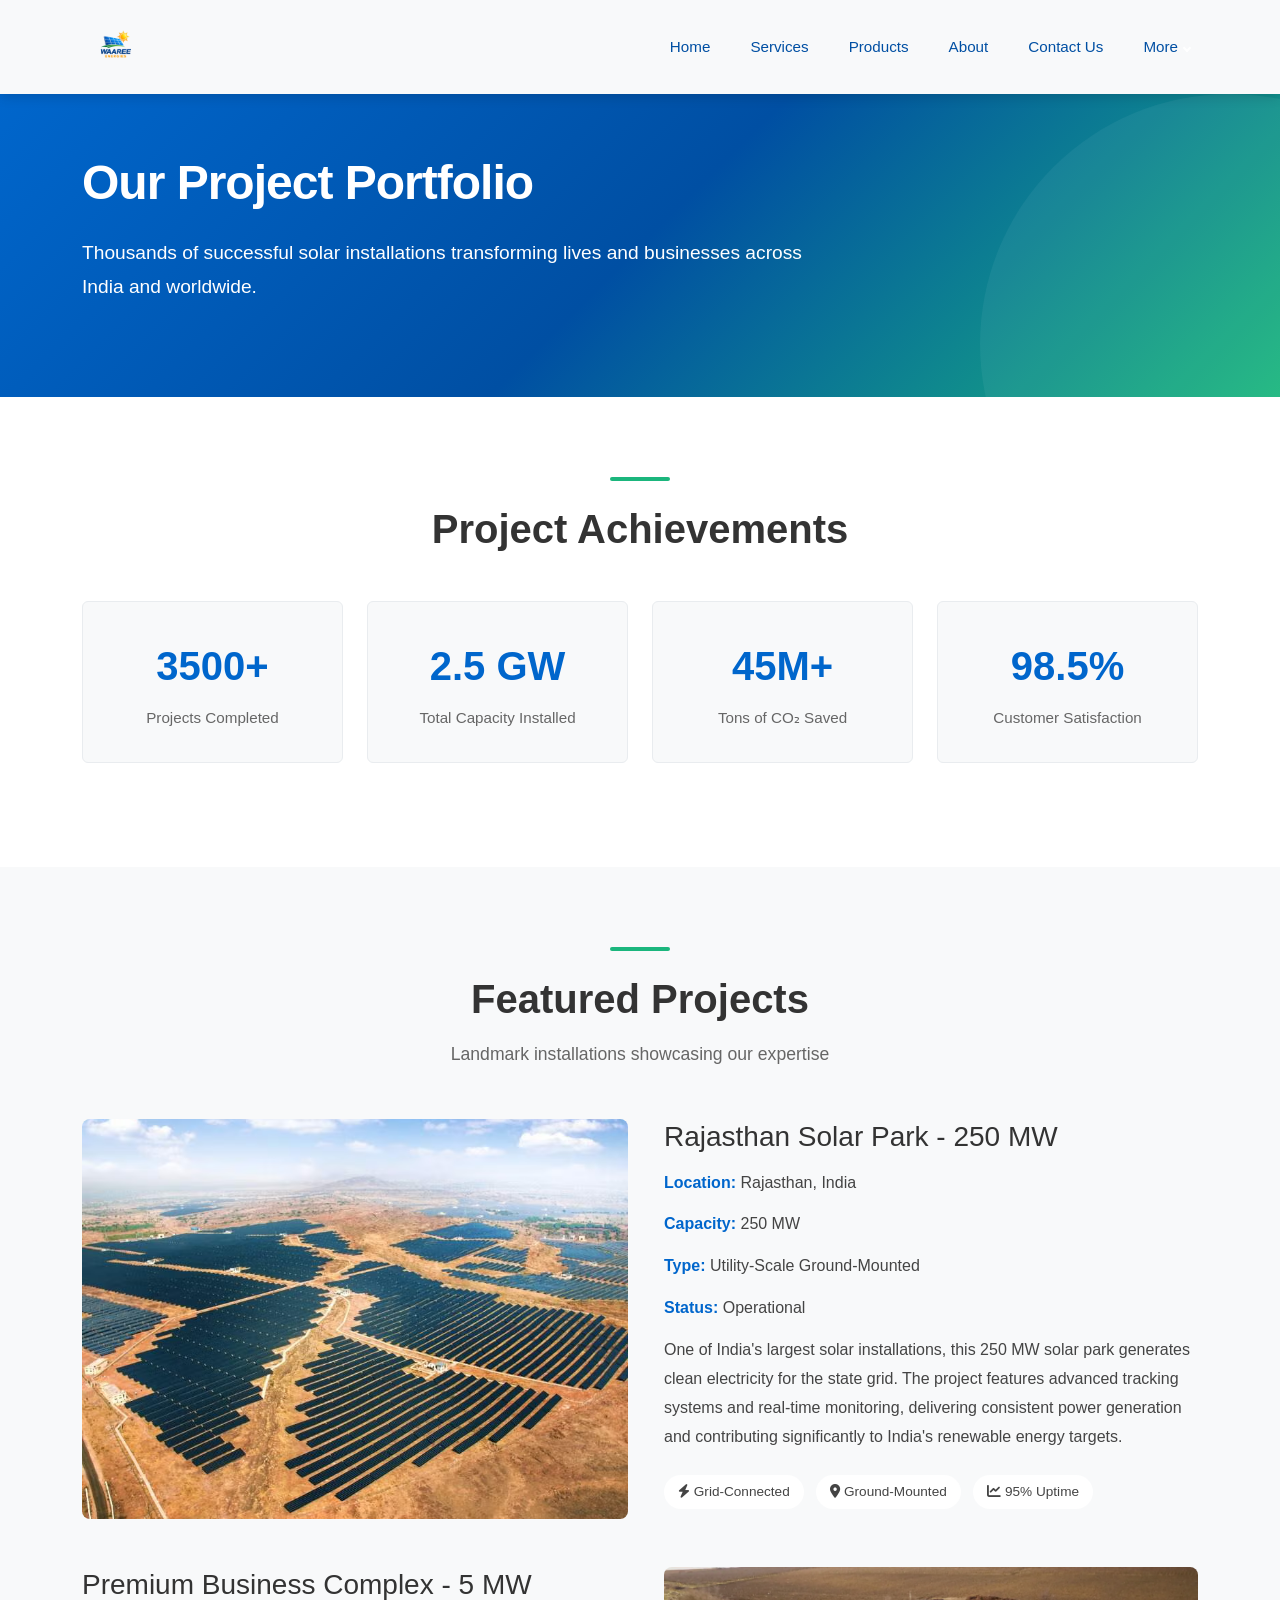
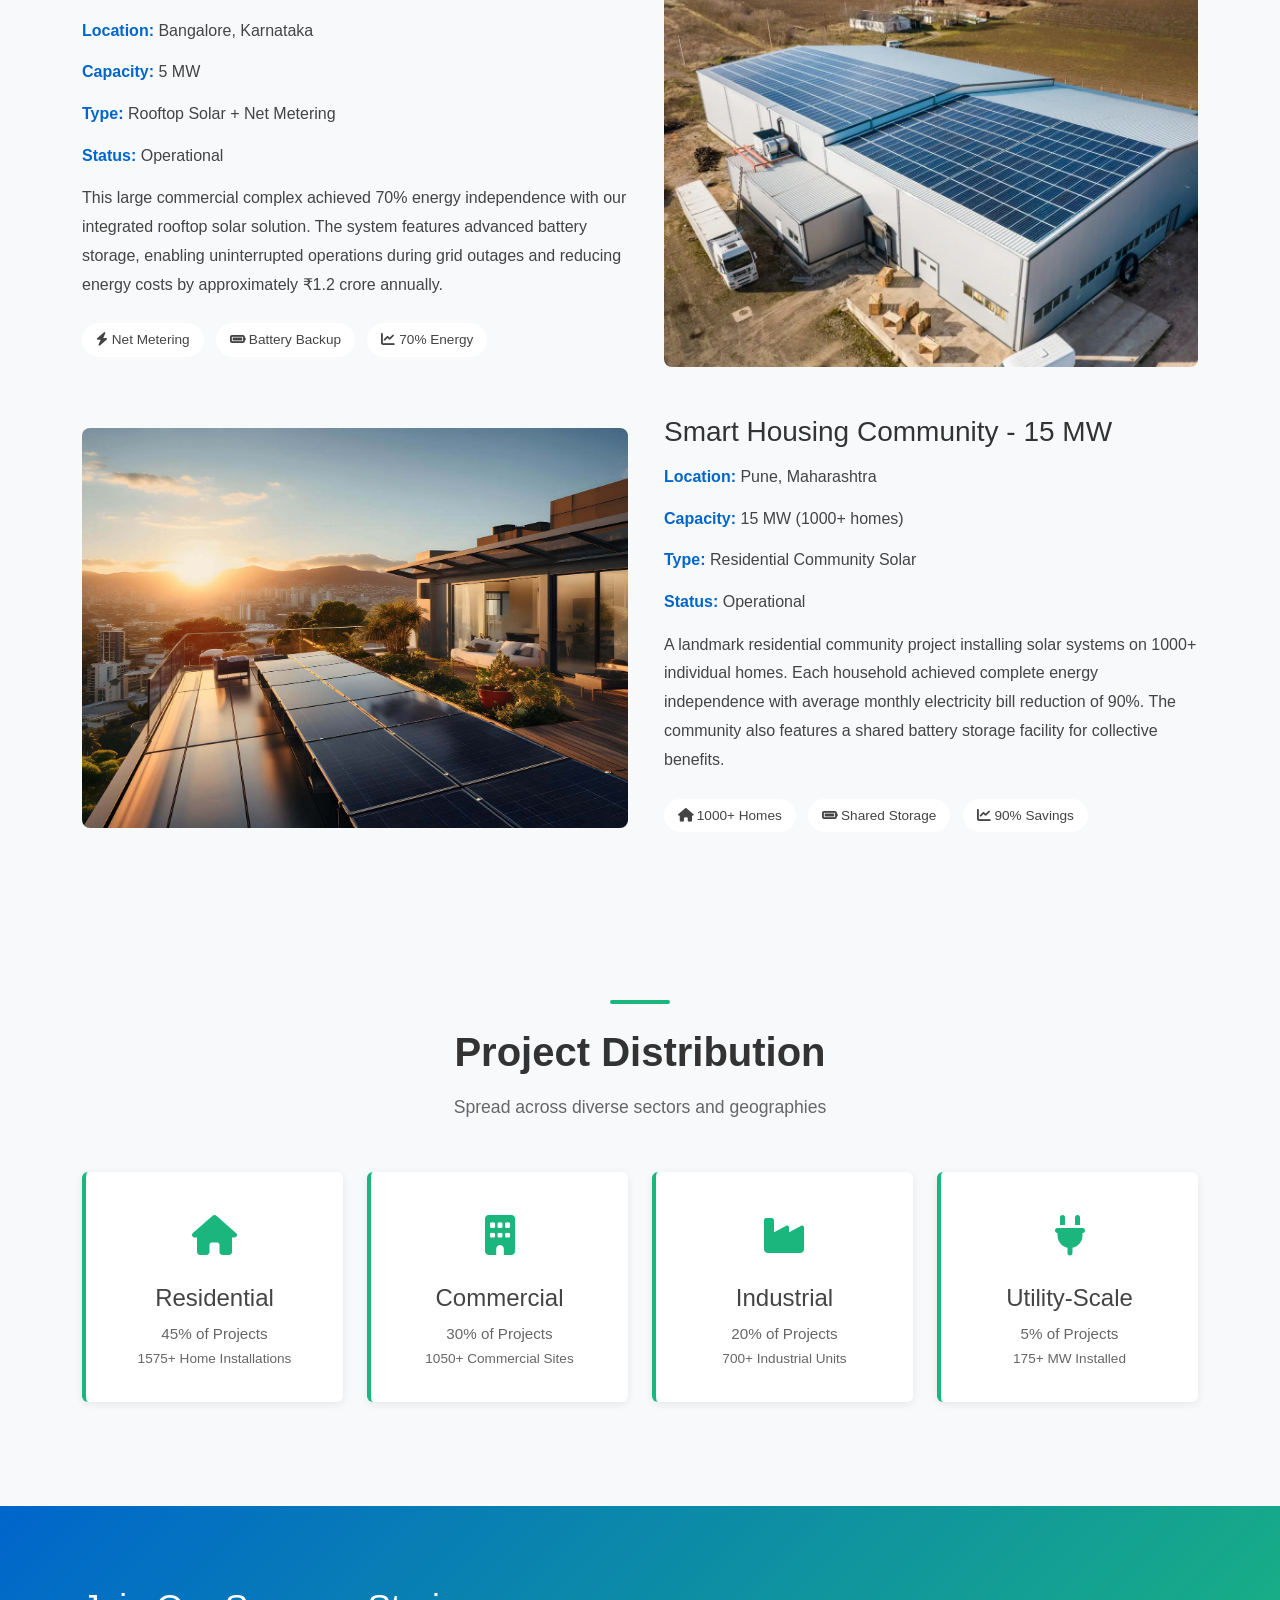
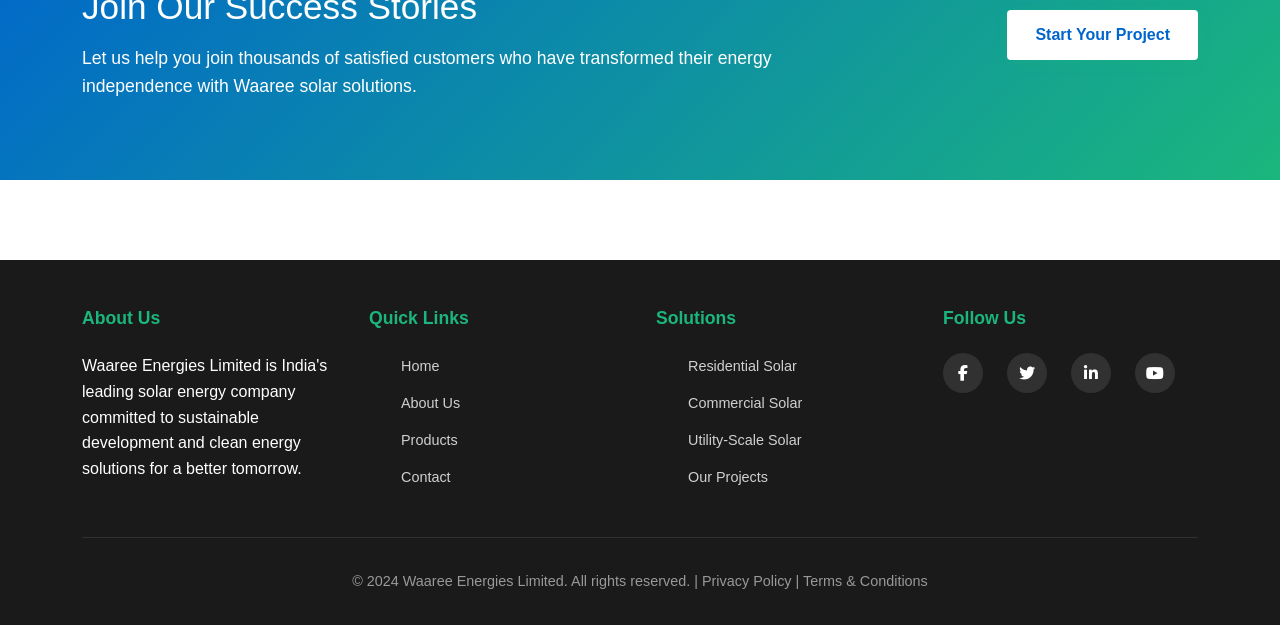
<file: projects.html>
<!DOCTYPE html>
<html lang="en">

<head>
    <meta charset="UTF-8">
    <meta name="viewport" content="width=device-width, initial-scale=1.0">
    <meta name="description"
        content="Waaree Energies projects - showcase of completed residential, commercial, industrial, and utility-scale solar installations across India and abroad.">
    <meta name="keywords" content="solar projects, case studies, completed projects, solar installations, solar park">
    <meta name="author" content="Waaree Energies Limited">
    <title>Solar Projects Portfolio - Case Studies | Waaree</title>
    <link href="https://cdn.jsdelivr.net/npm/bootstrap@5.3.0/dist/css/bootstrap.min.css" rel="stylesheet">
    <link rel="stylesheet" href="https://cdnjs.cloudflare.com/ajax/libs/font-awesome/6.4.0/css/all.min.css">
    <link rel="stylesheet" href="css/style.css">
    <link rel="icon" type="image/png" href="assets/images/favicon.png">
</head>

<body>
    <!-- Navigation -->
    <nav class="navbar navbar-custom navbar-expand-lg">
        <div class="container">
            <a class="navbar-brand" href="index.html">
                <img src="assets/images/waaree_logo1.png" alt="Waaree Energies" class="site-logo">
            </a>
            <div class="hamburger-menu">
                <span></span>
                <span></span>
                <span></span>
            </div>
            <div class="navbar-nav ms-auto">
                <a class="nav-link" href="index.html">Home</a>
                <a class="nav-link" href="services.html">Services</a>
                <a class="nav-link" href="products.html">Products</a>
                <a class="nav-link" href="about.html">About</a>
                <a class="nav-link" href="contact.html">Contact Us</a>

                <div class="nav-item has-dropdown dropdown-right">
                    <a href="#" class="nav-link dropdown-toggle-simple">
                        More
                        <span class="chevron"></span>
                    </a>

                    <ul class="simple-dropdown">
                        <li><a href="projects.html">Projects</a></li>
                        <li><a href="solutions.html">Solutions</a></li>
                        <li><a href="careers.html">Careers</a></li>
                        <li><a href="sustainability.html">Sustainability</a></li>
                    </ul>
                </div>

            </div>
        </div>
    </nav>

    <!-- Hero Section -->
    <section class="hero-section" style="padding: 60px 0;">
        <div class="container">
            <div class="row align-items-center">
                <div class="col-lg-8">
                    <h1>Our Project Portfolio</h1>
                    <p>Thousands of successful solar installations transforming lives and businesses across India and
                        worldwide.</p>
                </div>
            </div>
        </div>
    </section>

    <!-- Project Statistics -->
    <section class="section-padding">
        <div class="container">
            <div class="text-center mb-5">
                <div class="divider-line mx-auto"></div>
                <h2 class="section-title">Project Achievements</h2>
            </div>
            <div class="row text-center">
                <div class="col-md-3 col-sm-6 mb-4">
                    <div class="stats-card">
                        <div class="stats-number">3500+</div>
                        <div class="stats-label">Projects Completed</div>
                    </div>
                </div>
                <div class="col-md-3 col-sm-6 mb-4">
                    <div class="stats-card">
                        <div class="stats-number">2.5 GW</div>
                        <div class="stats-label">Total Capacity Installed</div>
                    </div>
                </div>
                <div class="col-md-3 col-sm-6 mb-4">
                    <div class="stats-card">
                        <div class="stats-number">45M+</div>
                        <div class="stats-label">Tons of CO₂ Saved</div>
                    </div>
                </div>
                <div class="col-md-3 col-sm-6 mb-4">
                    <div class="stats-card">
                        <div class="stats-number">98.5%</div>
                        <div class="stats-label">Customer Satisfaction</div>
                    </div>
                </div>
            </div>
        </div>
    </section>

    <!-- Featured Projects -->
    <section class="section-padding" style="background-color: var(--light-gray);">
        <div class="container">
            <div class="text-center mb-5">
                <div class="divider-line mx-auto"></div>
                <h2 class="section-title">Featured Projects</h2>
                <p class="section-subtitle">Landmark installations showcasing our expertise</p>
            </div>

            <!-- Project 1 -->
            <div class="row align-items-center mb-5">
                <div class="col-lg-6 mb-4 mb-lg-0">
                    <div class="about-image-wrapper" style="height: 400px; border-radius: 8px; overflow: hidden;">
                        <img src="assets/images/RajasthanSolarPark250 MW.png" alt="RajasthanSolarPark"
                            style="width: 100%; height: 100%; object-fit: cover; display: block;">
                    </div>
                </div>
                <div class="col-lg-6 ps-lg-4">
                    <h3 style="color: var(--dark-gray); margin-bottom: 1rem;">Rajasthan Solar Park - 250 MW</h3>
                    <p><strong style="color: var(--primary-color);">Location:</strong> Rajasthan, India</p>
                    <p><strong style="color: var(--primary-color);">Capacity:</strong> 250 MW</p>
                    <p><strong style="color: var(--primary-color);">Type:</strong> Utility-Scale Ground-Mounted</p>
                    <p><strong style="color: var(--primary-color);">Status:</strong> Operational</p>
                    <p style="margin-top: 1rem; line-height: 1.8;">One of India's largest solar installations, this 250
                        MW solar park generates clean electricity for the state grid. The project features advanced
                        tracking systems and real-time monitoring, delivering consistent power generation and
                        contributing significantly to India's renewable energy targets.</p>
                    <div style="margin-top: 1.5rem;">
                        <span
                            style="display: inline-block; background-color: #ffffff; padding: 6px 14px; border-radius: 20px; margin-right: 0.5rem; margin-bottom: 0.5rem; font-size: 0.85rem; color: var(--text-color);"><i
                                class="fas fa-bolt"></i> Grid-Connected</span>
                        <span
                            style="display: inline-block; background-color: #ffffff; padding: 6px 14px; border-radius: 20px; margin-right: 0.5rem; margin-bottom: 0.5rem; font-size: 0.85rem; color: var(--text-color);"><i
                                class="fas fa-location-dot"></i> Ground-Mounted</span>
                        <span
                            style="display: inline-block; background-color: #ffffff; padding: 6px 14px; border-radius: 20px; margin-right: 0.5rem; margin-bottom: 0.5rem; font-size: 0.85rem; color: var(--text-color);"><i
                                class="fas fa-chart-line"></i> 95% Uptime</span>
                    </div>
                </div>
            </div>

            <!-- Project 2 -->
            <div class="row align-items-center mb-5">
                <div class="col-lg-6 ps-lg-4 mb-4 mb-lg-0 order-lg-2">
                    <div class="about-image-wrapper" style="height: 400px; border-radius: 8px; overflow: hidden;">
                        <img src="assets/images/IndustrialSolutions.png" alt="IndustrialSolutions"
                            style="width: 100%; height: 100%; object-fit: cover; display: block;">
                    </div>
                </div>
                <div class="col-lg-6 order-lg-1">
                    <h3 style="color: var(--dark-gray); margin-bottom: 1rem;">Premium Business Complex - 5 MW</h3>
                    <p><strong style="color: var(--primary-color);">Location:</strong> Bangalore, Karnataka</p>
                    <p><strong style="color: var(--primary-color);">Capacity:</strong> 5 MW</p>
                    <p><strong style="color: var(--primary-color);">Type:</strong> Rooftop Solar + Net Metering</p>
                    <p><strong style="color: var(--primary-color);">Status:</strong> Operational</p>
                    <p style="margin-top: 1rem; line-height: 1.8;">This large commercial complex achieved 70% energy
                        independence with our integrated rooftop solar solution. The system features advanced battery
                        storage, enabling uninterrupted operations during grid outages and reducing energy costs by
                        approximately ₹1.2 crore annually.</p>
                    <div style="margin-top: 1.5rem;">
                        <span
                            style="display: inline-block; background-color: #ffffff; padding: 6px 14px; border-radius: 20px; margin-right: 0.5rem; margin-bottom: 0.5rem; font-size: 0.85rem; color: var(--text-color);"><i
                                class="fas fa-bolt"></i> Net Metering</span>
                        <span
                            style="display: inline-block; background-color: #ffffff; padding: 6px 14px; border-radius: 20px; margin-right: 0.5rem; margin-bottom: 0.5rem; font-size: 0.85rem; color: var(--text-color);"><i
                                class="fas fa-battery-full"></i> Battery Backup</span>
                        <span
                            style="display: inline-block; background-color: #ffffff; padding: 6px 14px; border-radius: 20px; margin-right: 0.5rem; margin-bottom: 0.5rem; font-size: 0.85rem; color: var(--text-color);"><i
                                class="fas fa-chart-line"></i> 70% Energy</span>
                    </div>
                </div>
            </div>

            <!-- Project 3 -->
            <div class="row align-items-center">
                <div class="col-lg-6 mb-4 mb-lg-0">
                    <div class="about-image-wrapper" style="height: 400px; border-radius: 8px; overflow: hidden;">
                        <img src="assets/images/Residential Solutions.png" alt="Residential Solutions"
                            style="width: 100%; height: 100%; object-fit: cover; display: block;">
                    </div>
                </div>
                <div class="col-lg-6 ps-lg-4">
                    <h3 style="color: var(--dark-gray); margin-bottom: 1rem;">Smart Housing Community - 15 MW</h3>
                    <p><strong style="color: var(--primary-color);">Location:</strong> Pune, Maharashtra</p>
                    <p><strong style="color: var(--primary-color);">Capacity:</strong> 15 MW (1000+ homes)</p>
                    <p><strong style="color: var(--primary-color);">Type:</strong> Residential Community Solar</p>
                    <p><strong style="color: var(--primary-color);">Status:</strong> Operational</p>
                    <p style="margin-top: 1rem; line-height: 1.8;">A landmark residential community project installing
                        solar systems on 1000+ individual homes. Each household achieved complete energy independence
                        with average monthly electricity bill reduction of 90%. The community also features a shared
                        battery storage facility for collective benefits.</p>
                    <div style="margin-top: 1.5rem;">
                        <span
                            style="display: inline-block; background-color: #ffffff; padding: 6px 14px; border-radius: 20px; margin-right: 0.5rem; margin-bottom: 0.5rem; font-size: 0.85rem; color: var(--text-color);"><i
                                class="fas fa-home"></i> 1000+ Homes</span>
                        <span
                            style="display: inline-block; background-color: #ffffff; padding: 6px 14px; border-radius: 20px; margin-right: 0.5rem; margin-bottom: 0.5rem; font-size: 0.85rem; color: var(--text-color);"><i
                                class="fas fa-battery-full"></i> Shared Storage</span>
                        <span
                            style="display: inline-block; background-color: #ffffff; padding: 6px 14px; border-radius: 20px; margin-right: 0.5rem; margin-bottom: 0.5rem; font-size: 0.85rem; color: var(--text-color);"><i
                                class="fas fa-chart-line"></i> 90% Savings</span>
                    </div>
                </div>
            </div>
        </div>
    </section>

    <!-- Project Distribution -->
    <section class="section-padding" style="background-color: var(--light-gray);">
        <div class="container">
            <div class="text-center mb-5">
                <div class="divider-line mx-auto"></div>
                <h2 class="section-title">Project Distribution</h2>
                <p class="section-subtitle">Spread across diverse sectors and geographies</p>
            </div>
            <div class="row text-center">
                <div class="col-md-3 col-sm-6 mb-4">
                    <div class="feature-card">
                        <div class="feature-icon">
                            <i class="fas fa-home"></i>
                        </div>
                        <h4 style="margin-bottom: 0.5rem;">Residential</h4>
                        <p style="margin-bottom: 0;">45% of Projects</p>
                        <p style="margin-bottom: 0; font-size: 0.85rem; color: var(--light-text);">1575+ Home
                            Installations</p>
                    </div>
                </div>
                <div class="col-md-3 col-sm-6 mb-4">
                    <div class="feature-card">
                        <div class="feature-icon">
                            <i class="fas fa-building"></i>
                        </div>
                        <h4 style="margin-bottom: 0.5rem;">Commercial</h4>
                        <p style="margin-bottom: 0;">30% of Projects</p>
                        <p style="margin-bottom: 0; font-size: 0.85rem; color: var(--light-text);">1050+ Commercial
                            Sites</p>
                    </div>
                </div>
                <div class="col-md-3 col-sm-6 mb-4">
                    <div class="feature-card">
                        <div class="feature-icon">
                            <i class="fas fa-industry"></i>
                        </div>
                        <h4 style="margin-bottom: 0.5rem;">Industrial</h4>
                        <p style="margin-bottom: 0;">20% of Projects</p>
                        <p style="margin-bottom: 0; font-size: 0.85rem; color: var(--light-text);">700+ Industrial Units
                        </p>
                    </div>
                </div>
                <div class="col-md-3 col-sm-6 mb-4">
                    <div class="feature-card">
                        <div class="feature-icon">
                            <i class="fas fa-plug"></i>
                        </div>
                        <h4 style="margin-bottom: 0.5rem;">Utility-Scale</h4>
                        <p style="margin-bottom: 0;">5% of Projects</p>
                        <p style="margin-bottom: 0; font-size: 0.85rem; color: var(--light-text);">175+ MW Installed</p>
                    </div>
                </div>
            </div>
        </div>
    </section>

    <!-- CTA Section -->
    <section class="section-padding"
        style="background: linear-gradient(135deg, var(--primary-color), var(--accent-green)); color: #ffffff;">
        <div class="container">
            <div class="row align-items-center">
                <div class="col-lg-8">
                    <h2 style="font-size: 2.2rem; margin-bottom: 1rem;">Join Our Success Stories</h2>
                    <p style="font-size: 1.1rem; margin-bottom: 0;">Let us help you join thousands of satisfied
                        customers who have transformed their energy independence with Waaree solar solutions.</p>
                </div>
                <div class="col-lg-4 text-lg-end">
                    <a href="contact.html" class="hero-btn"
                        style="background-color: #ffffff; color: var(--primary-color); margin-right: 0;">Start Your
                        Project</a>
                </div>
            </div>
        </div>
    </section>

    <!-- Footer -->
    <footer>
        <div class="container">
            <div class="footer-content">
                <div class="footer-section">
                    <h4>About Us</h4>
                    <p>Waaree Energies Limited is India's leading solar energy company committed to sustainable
                        development and clean energy solutions for a better tomorrow.</p>
                </div>
                <div class="footer-section">
                    <h4>Quick Links</h4>
                    <ul>
                        <li><a href="index.html">Home</a></li>
                        <li><a href="about.html">About Us</a></li>
                        <li><a href="products.html">Products</a></li>
                        <li><a href="contact.html">Contact</a></li>
                    </ul>
                </div>
                <div class="footer-section">
                    <h4>Solutions</h4>
                    <ul>
                        <li><a href="solutions.html">Residential Solar</a></li>
                        <li><a href="solutions.html">Commercial Solar</a></li>
                        <li><a href="solutions.html">Utility-Scale Solar</a></li>
                        <li><a href="projects.html">Our Projects</a></li>
                    </ul>
                </div>
                <div class="footer-section">
                    <h4>Follow Us</h4>
                    <div class="social-links">
                        <a href="#" title="Facebook"><i class="fab fa-facebook-f"></i></a>
                        <a href="#" title="Twitter"><i class="fab fa-twitter"></i></a>
                        <a href="#" title="LinkedIn"><i class="fab fa-linkedin-in"></i></a>
                        <a href="#" title="YouTube"><i class="fab fa-youtube"></i></a>
                    </div>
                </div>
            </div>
            <div class="footer-bottom">
                <p>&copy; 2024 Waaree Energies Limited. All rights reserved. | <a href="#"
                        style="color: #999999;">Privacy Policy</a> | <a href="#" style="color: #999999;">Terms &
                        Conditions</a></p>
            </div>
        </div>
    </footer>

    <script src="https://cdn.jsdelivr.net/npm/bootstrap@5.3.0/dist/js/bootstrap.bundle.min.js"></script>
    <script src="js/script.js"></script>
</body>

</html>
</file>
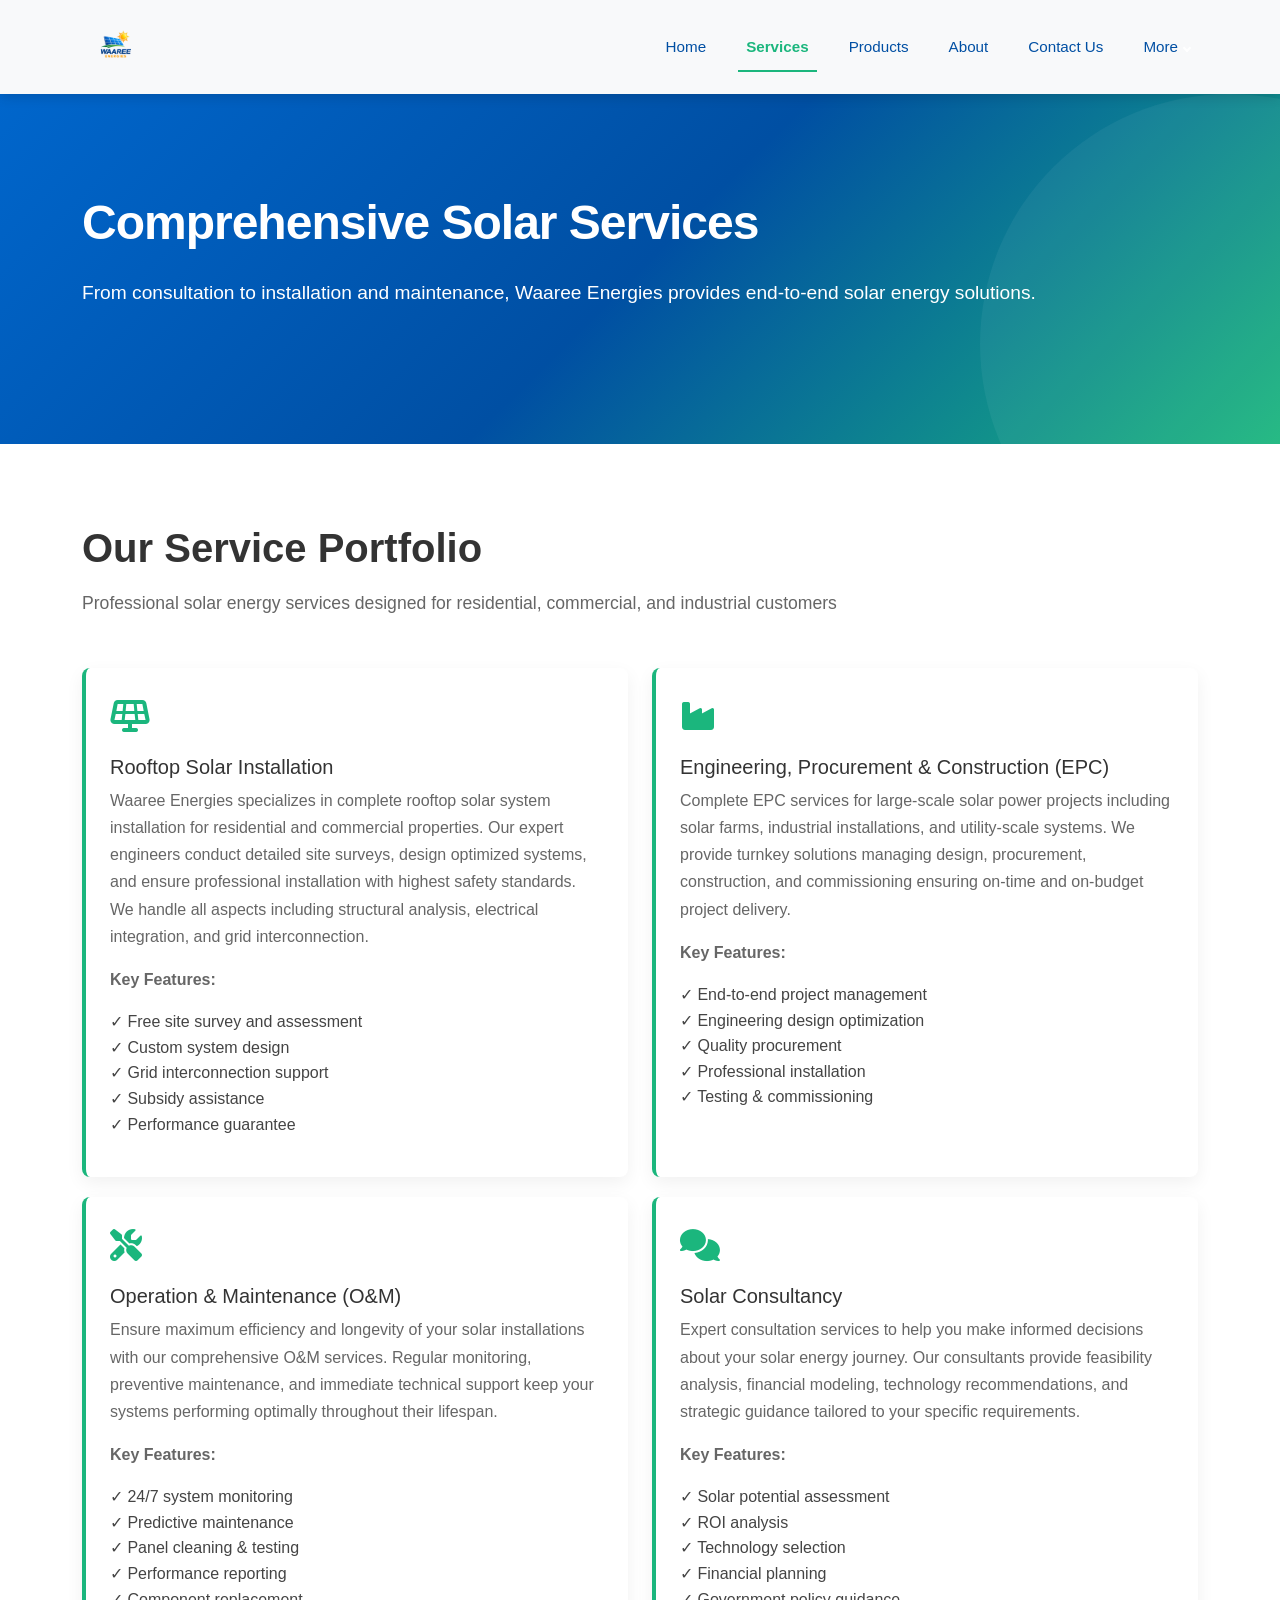
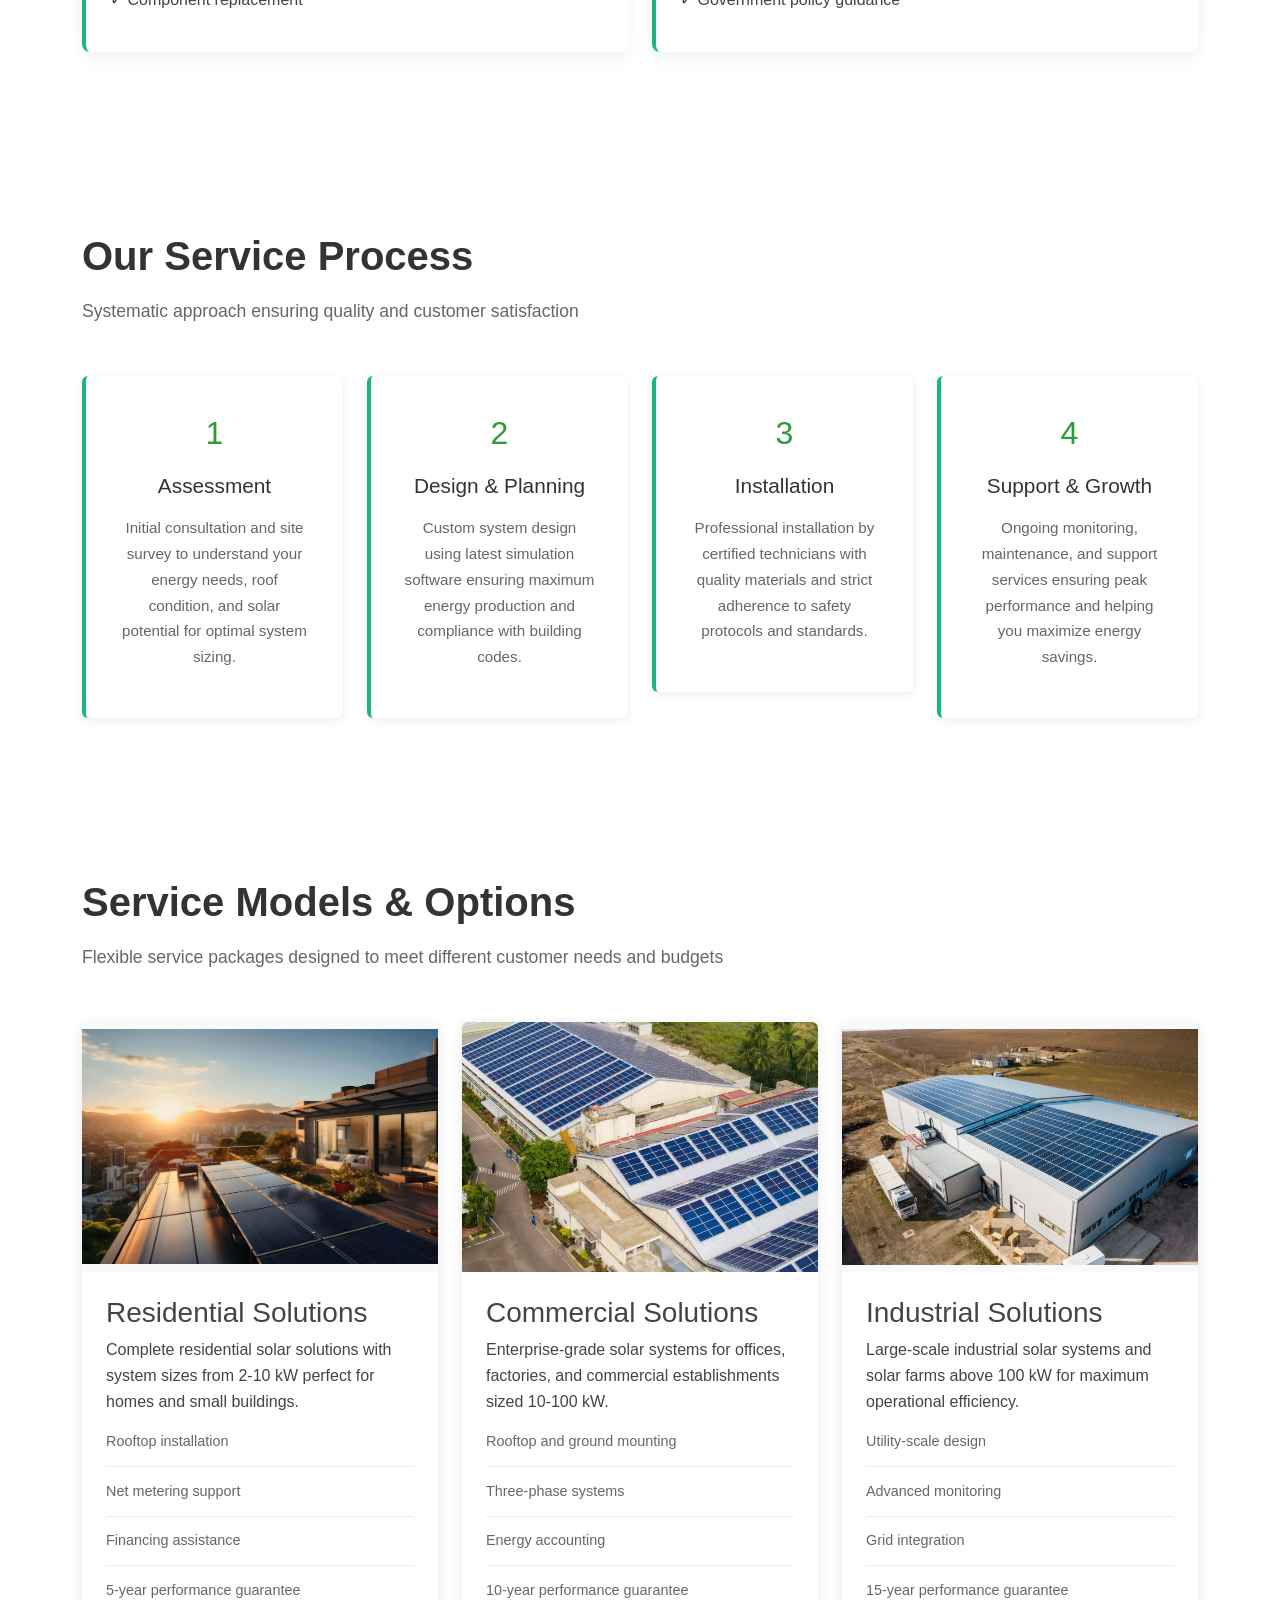
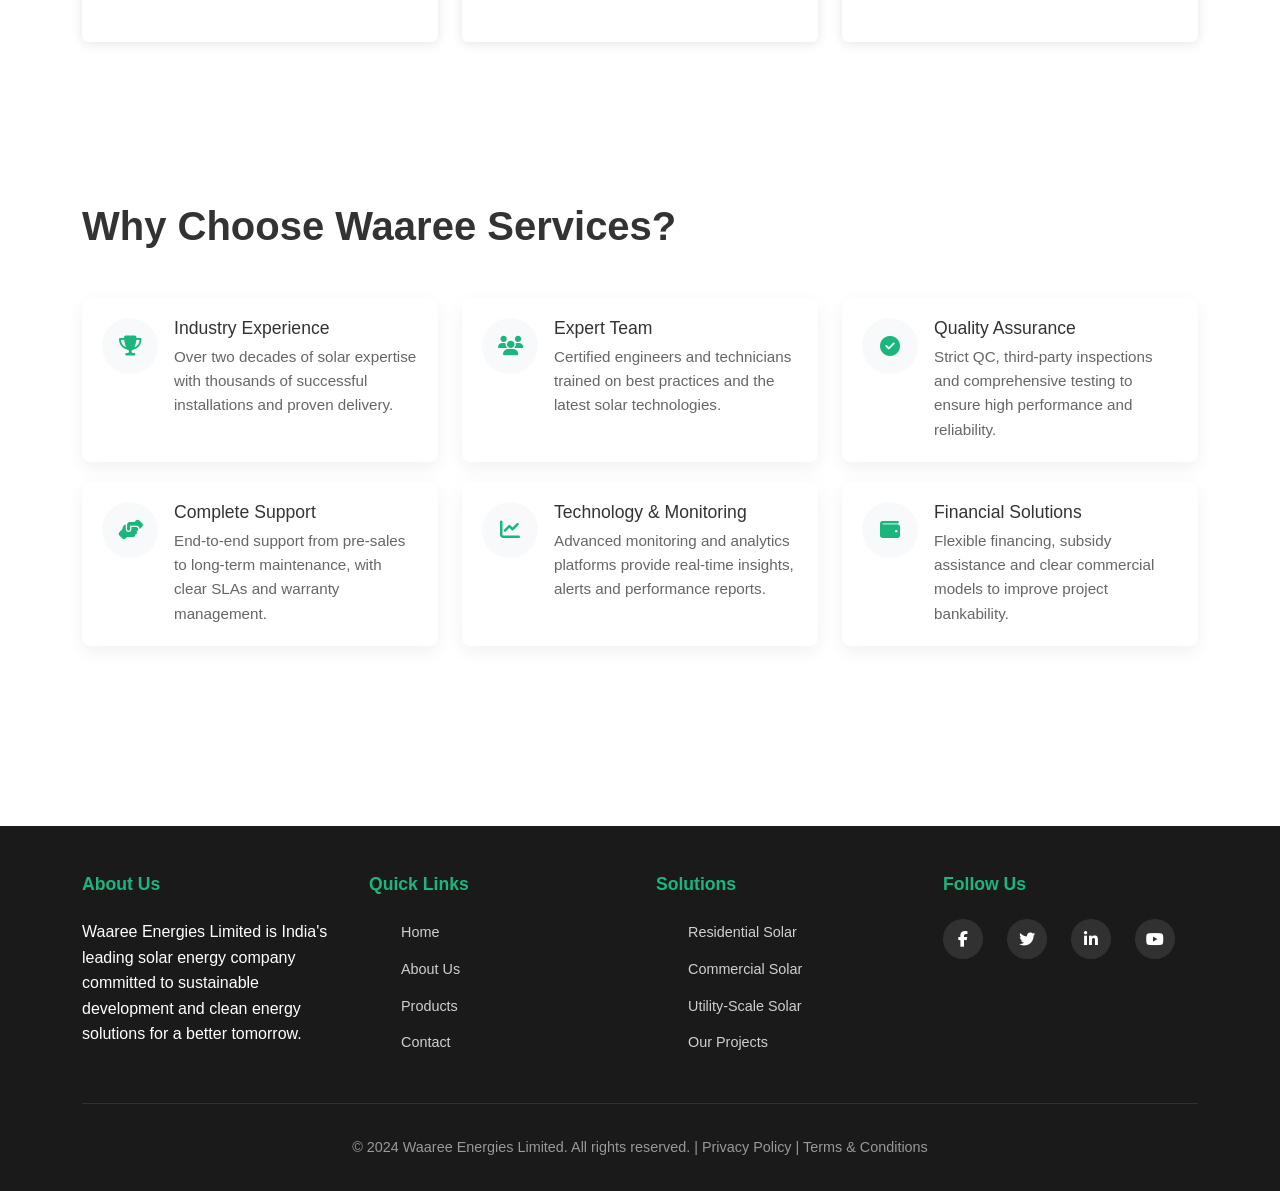
<file: services.html>
<!DOCTYPE html>
<html lang="en">

<head>
  <meta charset="utf-8">
  <meta name="viewport" content="width=device-width, initial-scale=1">
  <title>Comprehensive Solar Services — Waaree Energies | EPC & O&M</title>
  <meta name="description"
    content="Waaree offers turnkey EPC, operations & maintenance, energy audits and financing advisory for solar solutions India—trusted for utility-scale and commercial projects.">
  <link href="https://cdn.jsdelivr.net/npm/bootstrap@5.3.0/dist/css/bootstrap.min.css" rel="stylesheet">
  <link rel="stylesheet" href="https://cdnjs.cloudflare.com/ajax/libs/font-awesome/6.4.0/css/all.min.css">
  <link rel="stylesheet" href="css/style.css">
  <link rel="icon" type="image/png" href="assets/images/favicon.png">
</head>

<body>
  <!-- Navigation -->
  <nav class="navbar navbar-custom navbar-expand-lg">
    <div class="container">
      <a class="navbar-brand" href="index.html">
        <img src="assets/images/waaree_logo1.png" alt="Waaree Energies" class="site-logo">
      </a>
      <div class="hamburger-menu">
        <span></span>
        <span></span>
        <span></span>
      </div>
      <div class="navbar-nav ms-auto">
        <a class="nav-link" href="index.html">Home</a>
        <a class="nav-link active" href="services.html">Services</a>
        <a class="nav-link" href="products.html">Products</a>
        <a class="nav-link" href="about.html">About</a>
        <a class="nav-link" href="contact.html">Contact Us</a>

        <div class="nav-item has-dropdown dropdown-right">
          <a href="#" class="nav-link dropdown-toggle-simple">
            More
            <span class="chevron"></span>
          </a>

          <ul class="simple-dropdown">
            <li><a href="solutions.html">Solutions</a></li>
            <li><a href="projects.html">Projects</a></li>
            <li><a href="sustainability.html">Sustainability</a></li>
            <li><a href="careers.html">Careers</a></li>
          </ul>
        </div>

      </div>
    </div>
  </nav>

  <main id="main" role="main">

    <!-- Hero Section -->
    <section class="hero-section" style="min-height: 350px;">
      <div class="container-lg">
        <div class="hero-content">
          <h1>Comprehensive Solar Services</h1>
          <p>From consultation to installation and maintenance, Waaree Energies provides end-to-end solar
            energy solutions.</p>
        </div>
      </div>
    </section>

    <!-- Services Overview -->
    <section class="services-section section-padding">
      <div class="container-lg">
        <h2 class="section-title">Our Service Portfolio</h2>
        <p class="section-subtitle">Professional solar energy services designed for residential, commercial, and
          industrial customers</p>

        <div class="row">
          <div class="col-lg-6">
            <div class="service-card">
              <div class="service-icon"><i class="fas fa-solar-panel" aria-hidden="true"></i></div>
              <h3>Rooftop Solar Installation</h3>
              <p>Waaree Energies specializes in complete rooftop solar system installation for residential and
                commercial properties. Our expert engineers conduct detailed site surveys, design optimized
                systems, and ensure professional installation with highest safety standards. We handle all
                aspects including structural analysis, electrical integration, and grid interconnection.</p>
              <p class="mt-3"><strong>Key Features:</strong></p>
              <ul class="list-unstyled mb-3">
                <li>✓ Free site survey and assessment</li>
                <li>✓ Custom system design</li>
                <li>✓ Grid interconnection support</li>
                <li>✓ Subsidy assistance</li>
                <li>✓ Performance guarantee</li>
              </ul>
            </div>
          </div>

          <div class="col-lg-6">
            <div class="service-card">
              <div class="service-icon"><i class="fas fa-industry" aria-hidden="true"></i></div>
              <h3>Engineering, Procurement & Construction (EPC)</h3>
              <p>Complete EPC services for large-scale solar power projects including solar farms, industrial
                installations, and utility-scale systems. We provide turnkey solutions managing design,
                procurement, construction, and commissioning ensuring on-time and on-budget project delivery.</p>
              <p class="mt-3"><strong>Key Features:</strong></p>
              <ul class="list-unstyled mb-3">
                <li>✓ End-to-end project management</li>
                <li>✓ Engineering design optimization</li>
                <li>✓ Quality procurement</li>
                <li>✓ Professional installation</li>
                <li>✓ Testing & commissioning</li>
              </ul>
            </div>
          </div>

          <div class="col-lg-6">
            <div class="service-card">
              <div class="service-icon"><i class="fas fa-tools" aria-hidden="true"></i></div>
              <h3>Operation & Maintenance (O&M)</h3>
              <p>Ensure maximum efficiency and longevity of your solar installations with our comprehensive O&M
                services.
                Regular monitoring, preventive maintenance, and immediate technical support keep your systems performing
                optimally throughout their lifespan.</p>
              <p class="mt-3"><strong>Key Features:</strong></p>
              <ul class="list-unstyled mb-3">
                <li>✓ 24/7 system monitoring</li>
                <li>✓ Predictive maintenance</li>
                <li>✓ Panel cleaning & testing</li>
                <li>✓ Performance reporting</li>
                <li>✓ Component replacement</li>
              </ul>
            </div>
          </div>

          <div class="col-lg-6">
            <div class="service-card">
              <div class="service-icon"><i class="fas fa-comments" aria-hidden="true"></i></div>
              <h3>Solar Consultancy</h3>
              <p>Expert consultation services to help you make informed decisions about your solar energy journey. Our
                consultants provide feasibility analysis, financial modeling, technology recommendations, and strategic
                guidance tailored to your specific requirements.</p>
              <p class="mt-3"><strong>Key Features:</strong></p>
              <ul class="list-unstyled mb-3">
                <li>✓ Solar potential assessment</li>
                <li>✓ ROI analysis</li>
                <li>✓ Technology selection</li>
                <li>✓ Financial planning</li>
                <li>✓ Government policy guidance</li>
              </ul>
            </div>
          </div>
        </div>
      </div>
    </section>

    <!-- Service Process -->
    <section class="features-section section-padding">
      <div class="container-lg">
        <h2 class="section-title">Our Service Process</h2>
        <p class="section-subtitle">Systematic approach ensuring quality and customer satisfaction</p>

        <div class="row">
          <div class="col-md-6 col-lg-3">
            <div class="feature-card text-center">
              <div style="font-size: 2rem; color: #2d9a3e; margin-bottom: 15px;">1</div>
              <h3>Assessment</h3>
              <p>Initial consultation and site survey to understand your energy needs, roof condition, and solar
                potential
                for optimal system sizing.</p>
            </div>
          </div>
          <div class="col-md-6 col-lg-3">
            <div class="feature-card text-center">
              <div style="font-size: 2rem; color: #2d9a3e; margin-bottom: 15px;">2</div>
              <h3>Design & Planning</h3>
              <p>Custom system design using latest simulation software ensuring maximum energy production and compliance
                with building codes.</p>
            </div>
          </div>
          <div class="col-md-6 col-lg-3">
            <div class="feature-card text-center">
              <div style="font-size: 2rem; color: #2d9a3e; margin-bottom: 15px;">3</div>
              <h3>Installation</h3>
              <p>Professional installation by certified technicians with quality materials and strict adherence to
                safety
                protocols and standards.</p>
            </div>
          </div>
          <div class="col-md-6 col-lg-3">
            <div class="feature-card text-center">
              <div style="font-size: 2rem; color: #2d9a3e; margin-bottom: 15px;">4</div>
              <h3>Support & Growth</h3>
              <p>Ongoing monitoring, maintenance, and support services ensuring peak performance and helping you
                maximize
                energy savings.</p>
            </div>
          </div>
        </div>
      </div>
    </section>

    <!-- Service Models -->
    <section class="products-section section-padding">
      <div class="container-lg">
        <h2 class="section-title">Service Models & Options</h2>
        <p class="section-subtitle">Flexible service packages designed to meet different customer needs and budgets</p>

        <div class="row">
          <div class="col-md-6 col-lg-4">
            <div class="product-card">
              <div class="product-image">
                <img src="assets/images/Residential Solutions.png" alt="Residential Solutions"
                  style="width:420px; height:420px; object-fit:contain; display:block; margin:0 auto;">
              </div>
              <div class="product-details">
                <h3>Residential Solutions</h3>
                <p>Complete residential solar solutions with system sizes from 2-10 kW perfect for homes and small
                  buildings.</p>
                <ul class="product-specs list-unstyled">
                  <li class="product-spec">Rooftop installation</li>
                  <li class="product-spec">Net metering support</li>
                  <li class="product-spec">Financing assistance</li>
                  <li class="product-spec">5-year performance guarantee</li>
                </ul>
              </div>
            </div>
          </div>

          <div class="col-md-6 col-lg-4">
            <div class="product-card">
              <div class="product-image">
                <img src="assets/images/SolarPanelsCommercialBuilding.png" alt="SolarPanelsCommercialBuilding"
                  style="width:420px; height:420px; object-fit:contain; display:block; margin:0 auto;">
              </div>
              <div class="product-details">
                <h3>Commercial Solutions</h3>
                <p>Enterprise-grade solar systems for offices, factories, and commercial establishments sized 10-100 kW.
                </p>
                <ul class="product-specs list-unstyled">
                  <li class="product-spec">Rooftop and ground mounting</li>
                  <li class="product-spec">Three-phase systems</li>
                  <li class="product-spec">Energy accounting</li>
                  <li class="product-spec">10-year performance guarantee</li>
                </ul>
              </div>
            </div>
          </div>

          <div class="col-md-6 col-lg-4">
            <div class="product-card">
              <div class="product-image">
                <img src="assets/images/IndustrialSolutions.png" alt="IndustrialSolutions"
                  style="width:420px; height:420px; object-fit:contain; display:block; margin:0 auto;">
              </div>
              <div class="product-details">
                <h3>Industrial Solutions</h3>
                <p>Large-scale industrial solar systems and solar farms above 100 kW for maximum operational efficiency.
                </p>
                <ul class="product-specs list-unstyled">
                  <li class="product-spec">Utility-scale design</li>
                  <li class="product-spec">Advanced monitoring</li>
                  <li class="product-spec">Grid integration</li>
                  <li class="product-spec">15-year performance guarantee</li>
                </ul>
              </div>
            </div>
          </div>
        </div>
      </div>
    </section>

    <!-- Why Choose Waaree Services -->
    <section class="services-section section-padding">
      <div class="container-lg">
        <h2 class="section-title">Why Choose Waaree Services?</h2>

        <div class="row mt-5">
          <div class="col-md-6 col-lg-4">
            <div class="why-card">
              <div class="why-icon" aria-hidden="true"><i class="fas fa-trophy"></i></div>
              <div>
                <h3>Industry Experience</h3>
                <p>Over two decades of solar expertise with thousands of successful installations and proven delivery.
                </p>
              </div>
            </div>
          </div>

          <div class="col-md-6 col-lg-4">
            <div class="why-card">
              <div class="why-icon" aria-hidden="true"><i class="fas fa-users"></i></div>
              <div>
                <h3>Expert Team</h3>
                <p>Certified engineers and technicians trained on best practices and the latest solar technologies.</p>
              </div>
            </div>
          </div>

          <div class="col-md-6 col-lg-4">
            <div class="why-card">
              <div class="why-icon" aria-hidden="true"><i class="fas fa-check-circle"></i></div>
              <div>
                <h3>Quality Assurance</h3>
                <p>Strict QC, third‑party inspections and comprehensive testing to ensure high performance and
                  reliability.</p>
              </div>
            </div>
          </div>

          <div class="col-md-6 col-lg-4">
            <div class="why-card">
              <div class="why-icon" aria-hidden="true"><i class="fas fa-hands-helping"></i></div>
              <div>
                <h3>Complete Support</h3>
                <p>End‑to‑end support from pre‑sales to long‑term maintenance, with clear SLAs and warranty management.
                </p>
              </div>
            </div>
          </div>

          <div class="col-md-6 col-lg-4">
            <div class="why-card">
              <div class="why-icon" aria-hidden="true"><i class="fas fa-chart-line"></i></div>
              <div>
                <h3>Technology & Monitoring</h3>
                <p>Advanced monitoring and analytics platforms provide real‑time insights, alerts and performance
                  reports.</p>
              </div>
            </div>
          </div>

          <div class="col-md-6 col-lg-4">
            <div class="why-card">
              <div class="why-icon" aria-hidden="true"><i class="fas fa-wallet"></i></div>
              <div>
                <h3>Financial Solutions</h3>
                <p>Flexible financing, subsidy assistance and clear commercial models to improve project bankability.
                </p>
              </div>
            </div>
          </div>
        </div>
      </div>
    </section>

  </main>

  <!-- Footer -->
  <footer>
    <div class="container">
      <div class="footer-content">
        <div class="footer-section">
          <h4>About Us</h4>
          <p>Waaree Energies Limited is India's leading solar energy company committed to sustainable
            development and clean energy solutions for a better tomorrow.</p>
        </div>
        <div class="footer-section">
          <h4>Quick Links</h4>
          <ul>
            <li><a href="index.html">Home</a></li>
            <li><a href="about.html">About Us</a></li>
            <li><a href="products.html">Products</a></li>
            <li><a href="contact.html">Contact</a></li>
          </ul>
        </div>
        <div class="footer-section">
          <h4>Solutions</h4>
          <ul>
            <li><a href="solutions.html">Residential Solar</a></li>
            <li><a href="solutions.html">Commercial Solar</a></li>
            <li><a href="solutions.html">Utility-Scale Solar</a></li>
            <li><a href="projects.html">Our Projects</a></li>
          </ul>
        </div>
        <div class="footer-section">
          <h4>Follow Us</h4>
          <div class="social-links">
            <a href="#" title="Facebook"><i class="fab fa-facebook-f"></i></a>
            <a href="#" title="Twitter"><i class="fab fa-twitter"></i></a>
            <a href="#" title="LinkedIn"><i class="fab fa-linkedin-in"></i></a>
            <a href="#" title="YouTube"><i class="fab fa-youtube"></i></a>
          </div>
        </div>
      </div>
      <div class="footer-bottom">
        <p>&copy; 2024 Waaree Energies Limited. All rights reserved. | <a href="#" style="color: #999999;">Privacy
            Policy</a> | <a href="#" style="color: #999999;">Terms & Conditions</a></p>
      </div>
    </div>
  </footer>

  <script src="https://cdn.jsdelivr.net/npm/bootstrap@5.3.0/dist/js/bootstrap.bundle.min.js"></script>
  <script src="js/script.js"></script>
</body>

</html>
</file>
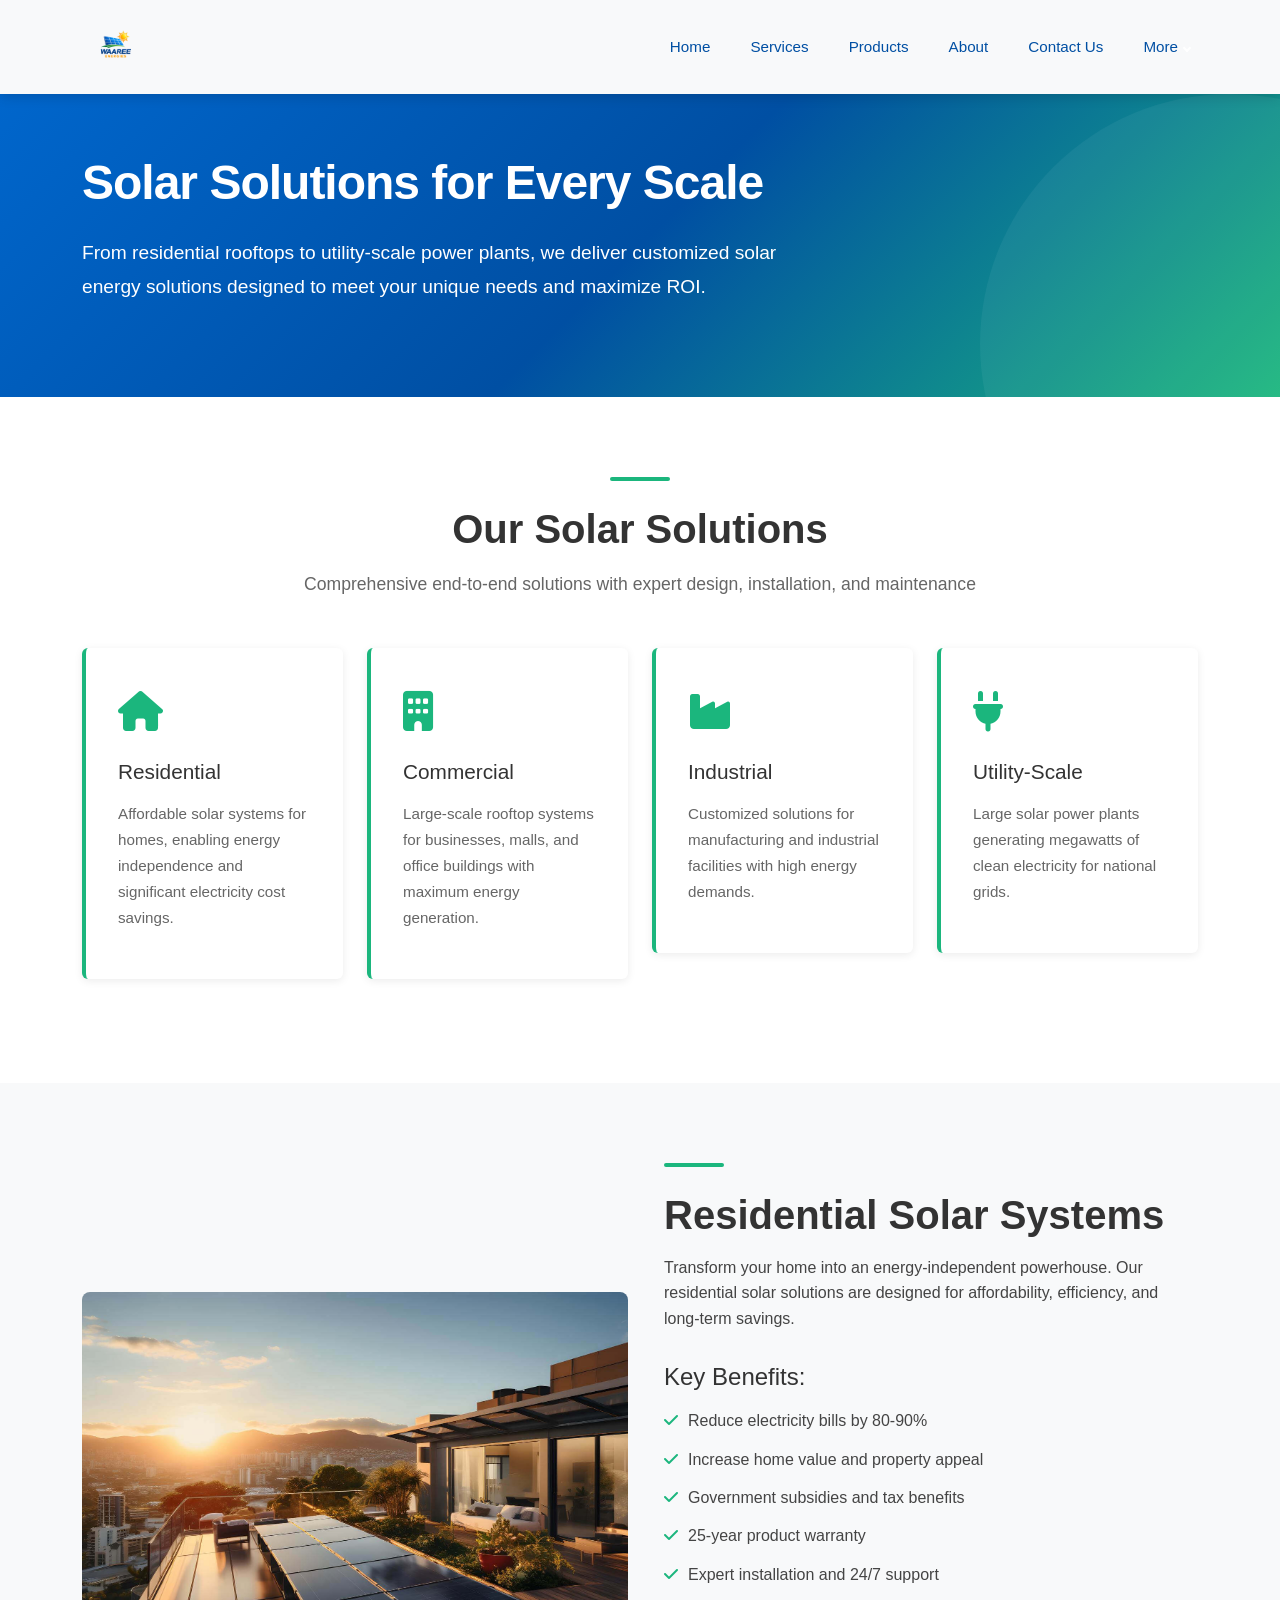
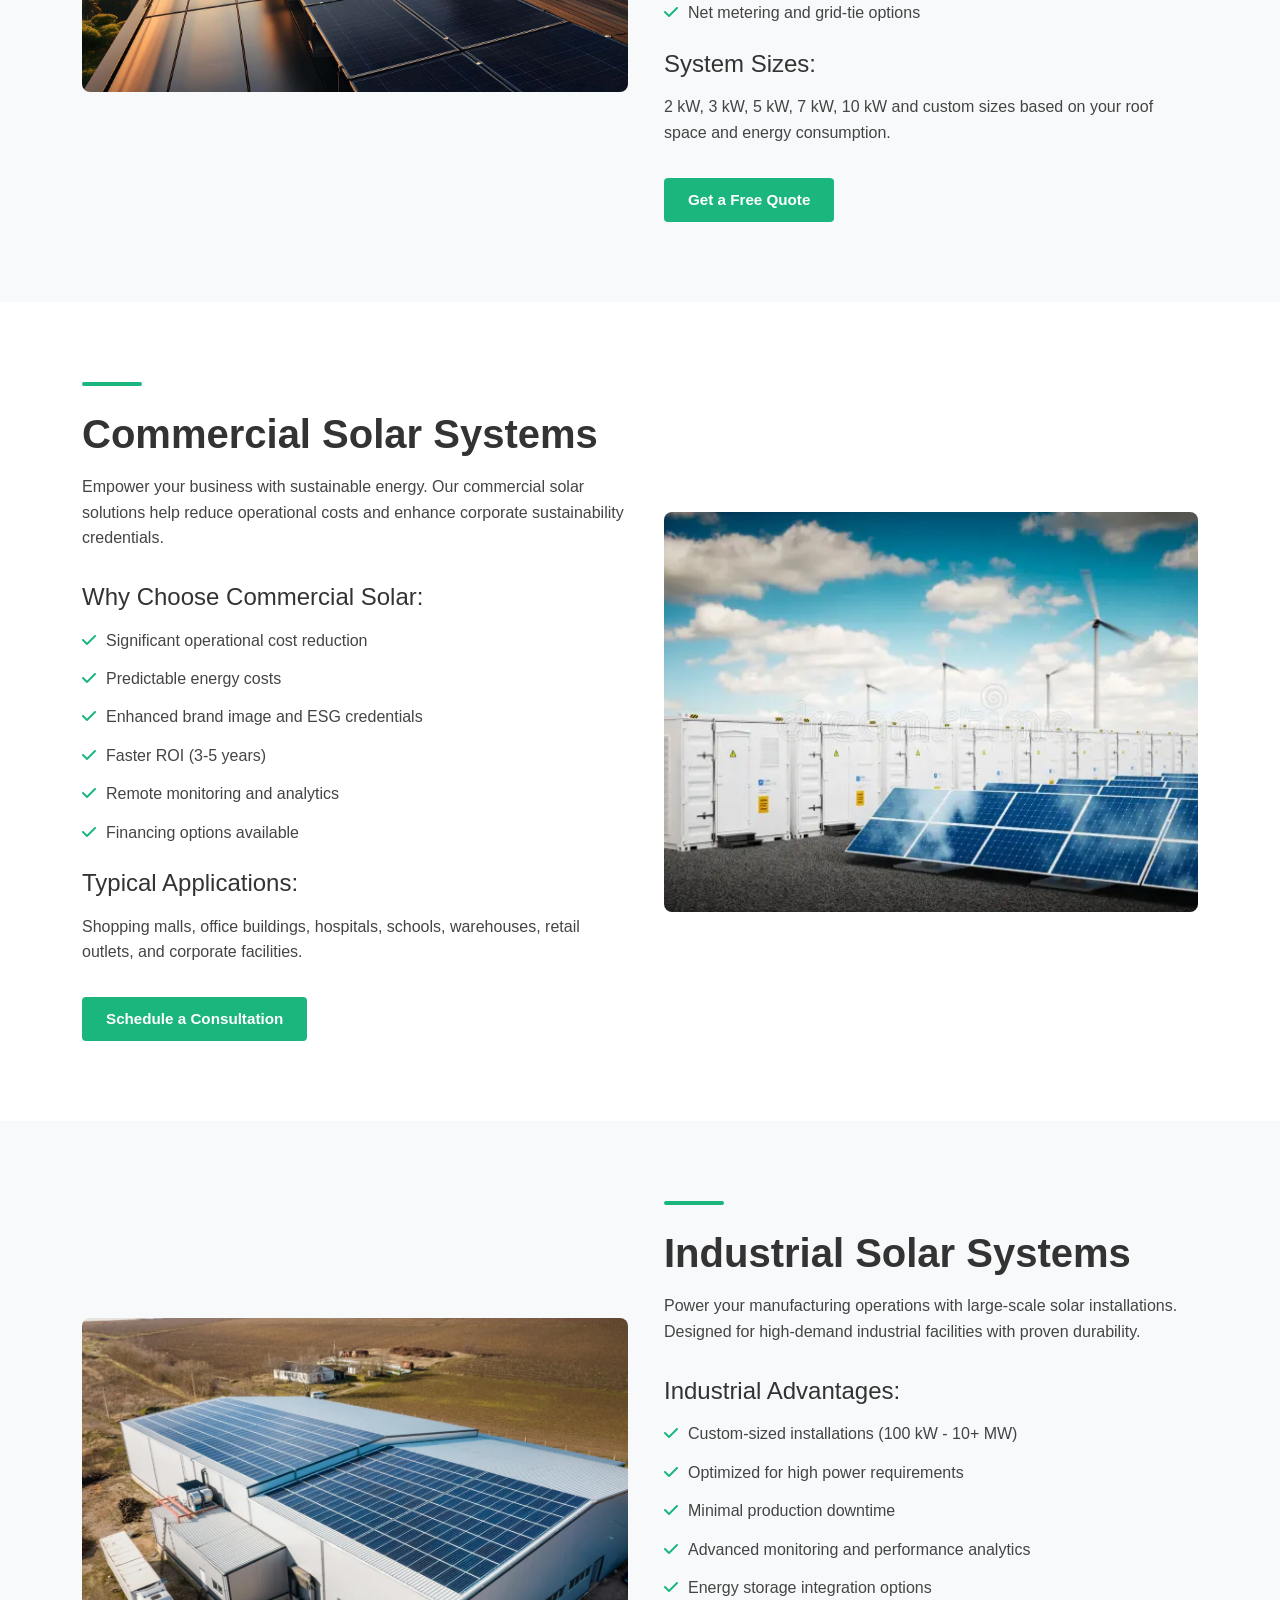
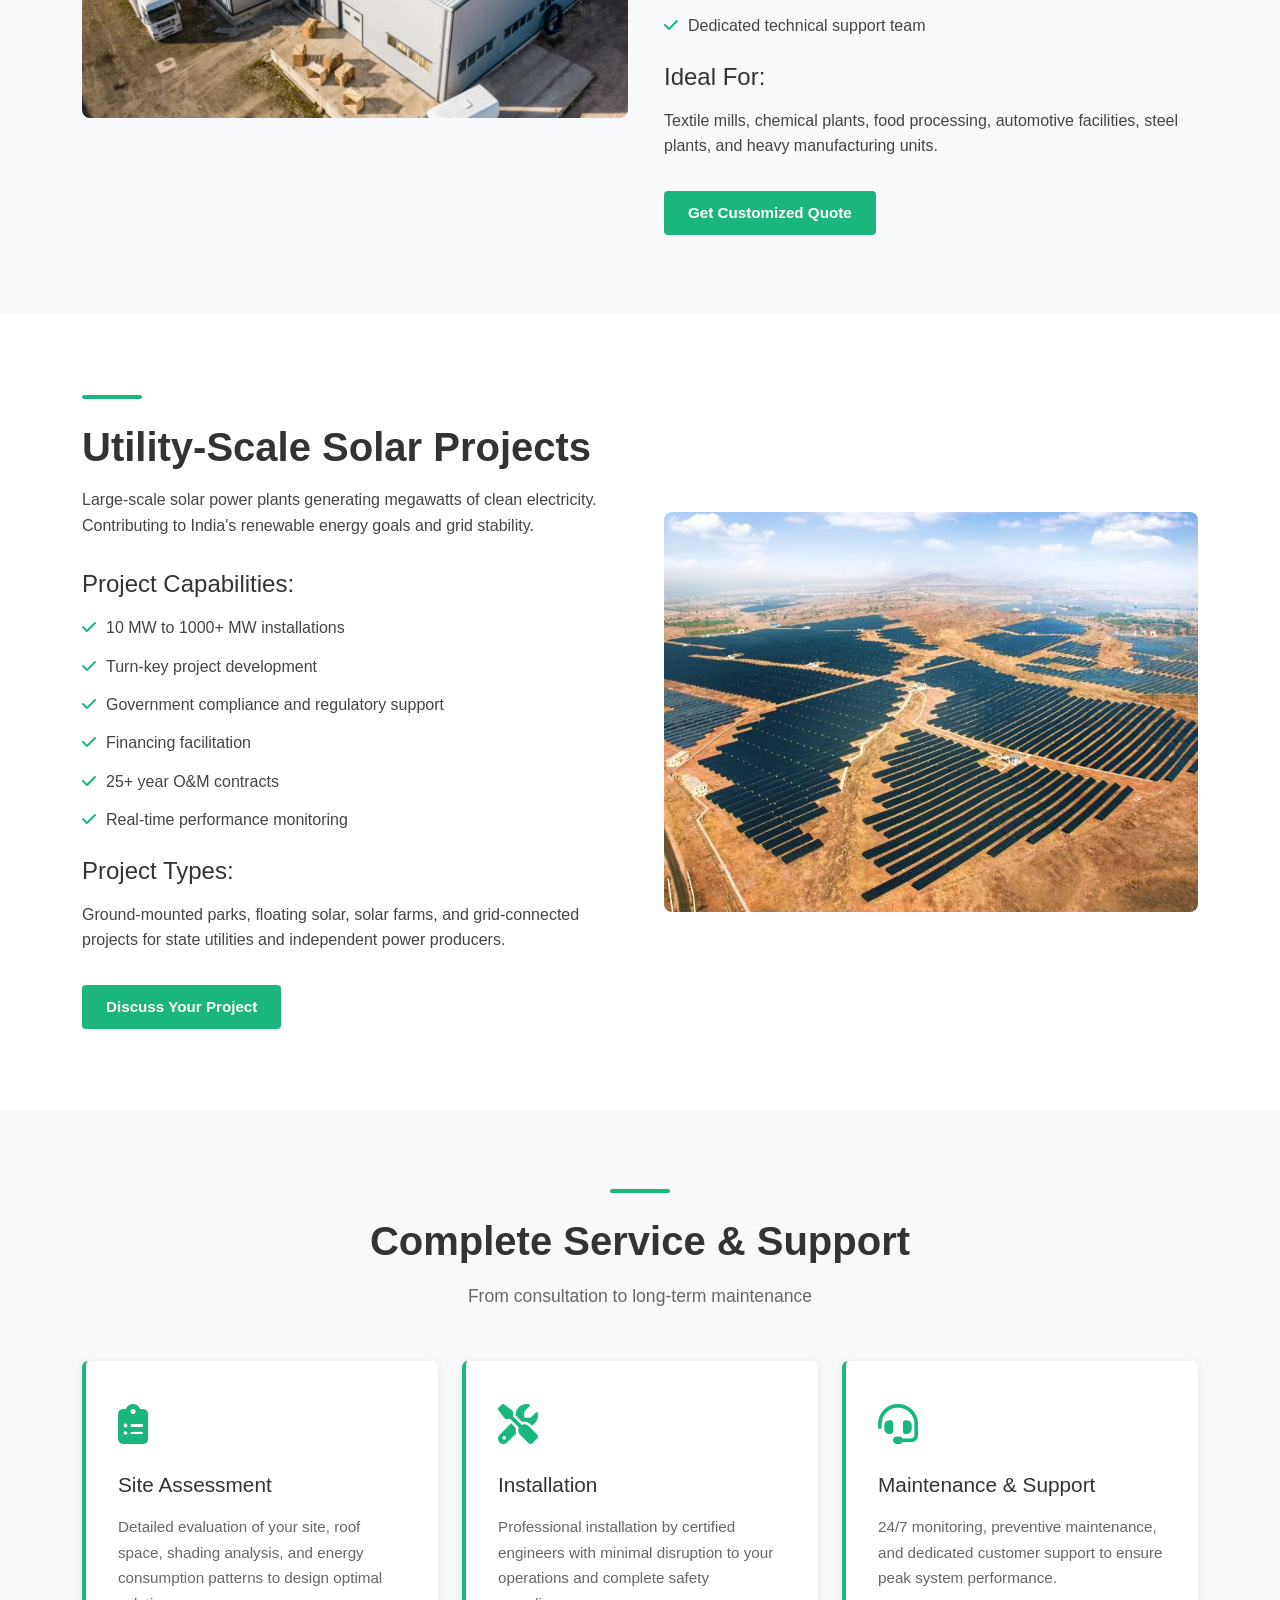
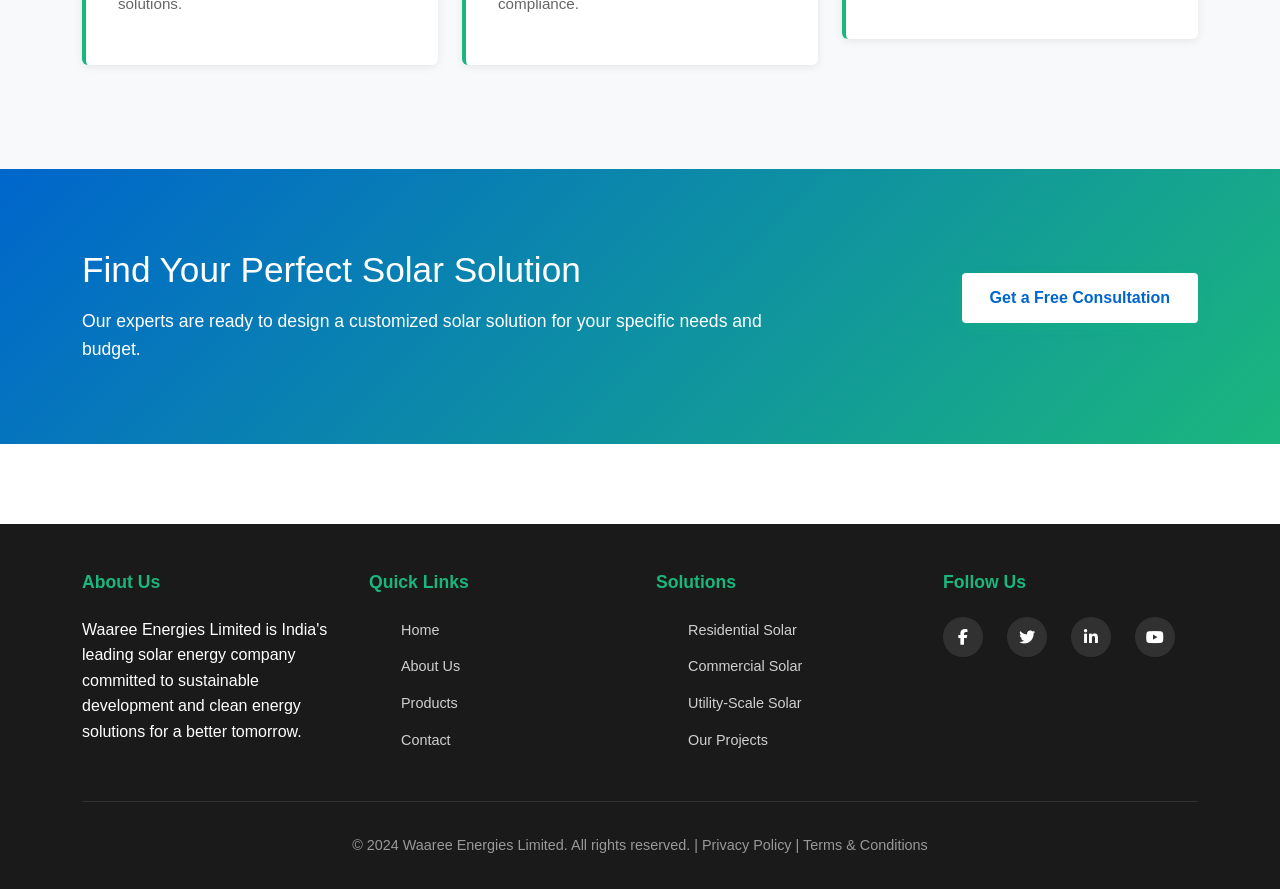
<file: solutions.html>
<!DOCTYPE html>
<html lang="en">

<head>
    <meta charset="UTF-8">
    <meta name="viewport" content="width=device-width, initial-scale=1.0">
    <meta name="description"
        content="Waaree solar solutions - residential, commercial, industrial, and utility-scale solar energy systems tailored for every need with expert installation and support.">
    <meta name="keywords"
        content="solar solutions, residential solar, commercial solar, industrial solar, utility-scale solar">
    <meta name="author" content="Waaree Energies Limited">
    <title>Solar Solutions - Residential, Commercial & Industrial | Waaree</title>
    <link href="https://cdn.jsdelivr.net/npm/bootstrap@5.3.0/dist/css/bootstrap.min.css" rel="stylesheet">
    <link rel="stylesheet" href="https://cdnjs.cloudflare.com/ajax/libs/font-awesome/6.4.0/css/all.min.css">
    <link rel="stylesheet" href="css/style.css">
</head>

<body>
    <!-- Navigation -->
    <nav class="navbar navbar-custom navbar-expand-lg">
        <div class="container">
            <a class="navbar-brand" href="index.html">
                <img src="assets/images/waaree_logo1.png" alt="Waaree Energies" class="site-logo">
            </a>
            <div class="hamburger-menu">
                <span></span>
                <span></span>
                <span></span>
            </div>
            <div class="navbar-nav ms-auto">
                <a class="nav-link" href="index.html">Home</a>
                <a class="nav-link" href="services.html">Services</a>
                <a class="nav-link" href="products.html">Products</a>
                <a class="nav-link" href="about.html">About</a>
                <a class="nav-link" href="contact.html">Contact Us</a>

                <div class="nav-item has-dropdown dropdown-right">
                    <a href="#" class="nav-link dropdown-toggle-simple">
                        More
                        <span class="chevron"></span>
                    </a>

                    <ul class="simple-dropdown">
                        <li><a href="projects.html">Projects</a></li>
                        <li><a href="solutions.html">Solutions</a></li>
                        <li><a href="careers.html">Careers</a></li>
                        <li><a href="sustainability.html">Sustainability</a></li>
                    </ul>
                </div>

            </div>
        </div>
    </nav>

    <!-- Hero Section -->
    <section class="hero-section" style="padding: 60px 0;">
        <div class="container">
            <div class="row align-items-center">
                <div class="col-lg-8">
                    <h1>Solar Solutions for Every Scale</h1>
                    <p>From residential rooftops to utility-scale power plants, we deliver customized solar energy
                        solutions designed to meet your unique needs and maximize ROI.</p>
                </div>
            </div>
        </div>
    </section>

    <!-- Solutions Overview -->
    <section class="section-padding">
        <div class="container">
            <div class="text-center mb-5">
                <div class="divider-line mx-auto"></div>
                <h2 class="section-title">Our Solar Solutions</h2>
                <p class="section-subtitle">Comprehensive end-to-end solutions with expert design, installation, and
                    maintenance</p>
            </div>
            <div class="row">
                <div class="col-lg-3 col-md-6 mb-4">
                    <div class="feature-card">
                        <div class="feature-icon">
                            <i class="fas fa-home"></i>
                        </div>
                        <h3>Residential</h3>
                        <p>Affordable solar systems for homes, enabling energy independence and significant electricity
                            cost savings.</p>
                    </div>
                </div>
                <div class="col-lg-3 col-md-6 mb-4">
                    <div class="feature-card">
                        <div class="feature-icon">
                            <i class="fas fa-building"></i>
                        </div>
                        <h3>Commercial</h3>
                        <p>Large-scale rooftop systems for businesses, malls, and office buildings with maximum energy
                            generation.</p>
                    </div>
                </div>
                <div class="col-lg-3 col-md-6 mb-4">
                    <div class="feature-card">
                        <div class="feature-icon">
                            <i class="fas fa-industry"></i>
                        </div>
                        <h3>Industrial</h3>
                        <p>Customized solutions for manufacturing and industrial facilities with high energy demands.
                        </p>
                    </div>
                </div>
                <div class="col-lg-3 col-md-6 mb-4">
                    <div class="feature-card">
                        <div class="feature-icon">
                            <i class="fas fa-plug"></i>
                        </div>
                        <h3>Utility-Scale</h3>
                        <p>Large solar power plants generating megawatts of clean electricity for national grids.</p>
                    </div>
                </div>
            </div>
        </div>
    </section>

    <!-- Residential Solutions -->
    <section class="section-padding" style="background-color: var(--light-gray);">
        <div class="container">
            <div class="row align-items-center">
                <div class="col-lg-6 mb-4 mb-lg-0">
                    <div class="about-image-wrapper" style="height: 400px; border-radius: 8px; overflow: hidden;">
                        <img src="assets/images/Residential Solutions.png" alt="Residential Solutions"
                            style="width: 100%; height: 100%; object-fit: cover; display: block;">
                    </div>
                </div>
                <div class="col-lg-6 ps-lg-4">
                    <div class="divider-line"></div>
                    <h2 class="section-title">Residential Solar Systems</h2>
                    <p>Transform your home into an energy-independent powerhouse. Our residential solar solutions are
                        designed for affordability, efficiency, and long-term savings.</p>

                    <h4 style="margin-top: 2rem; margin-bottom: 1rem; color: var(--dark-gray);">Key Benefits:</h4>
                    <ul style="list-style: none; padding: 0;">
                        <li style="margin-bottom: 0.8rem;"><i class="fas fa-check"
                                style="color: var(--accent-green); margin-right: 10px;"></i>Reduce electricity bills by
                            80-90%</li>
                        <li style="margin-bottom: 0.8rem;"><i class="fas fa-check"
                                style="color: var(--accent-green); margin-right: 10px;"></i>Increase home value and
                            property appeal</li>
                        <li style="margin-bottom: 0.8rem;"><i class="fas fa-check"
                                style="color: var(--accent-green); margin-right: 10px;"></i>Government subsidies and tax
                            benefits</li>
                        <li style="margin-bottom: 0.8rem;"><i class="fas fa-check"
                                style="color: var(--accent-green); margin-right: 10px;"></i>25-year product warranty
                        </li>
                        <li style="margin-bottom: 0.8rem;"><i class="fas fa-check"
                                style="color: var(--accent-green); margin-right: 10px;"></i>Expert installation and 24/7
                            support</li>
                        <li style="margin-bottom: 1.5rem;"><i class="fas fa-check"
                                style="color: var(--accent-green); margin-right: 10px;"></i>Net metering and grid-tie
                            options</li>
                    </ul>

                    <h4 style="margin-bottom: 1rem; color: var(--dark-gray);">System Sizes:</h4>
                    <p style="margin-bottom: 2rem;">2 kW, 3 kW, 5 kW, 7 kW, 10 kW and custom sizes based on your roof
                        space and energy consumption.</p>

                    <a href="contact.html" class="btn-secondary">Get a Free Quote</a>
                </div>
            </div>
        </div>
    </section>

    <!-- Commercial Solutions -->
    <section class="section-padding">
        <div class="container">
            <div class="row align-items-center">
                <div class="col-lg-6 ps-lg-4 mb-4 mb-lg-0 order-lg-2">
                    <div class="about-image-wrapper" style="height: 400px; border-radius: 8px; overflow: hidden;">
                        <img src="assets/images/industrialenergystorage.png" alt="industrialenergystorage"
                            style="width: 100%; height: 100%; object-fit: cover; display: block;">
                    </div>
                </div>
                <div class="col-lg-6 order-lg-1">
                    <div class="divider-line"></div>
                    <h2 class="section-title">Commercial Solar Systems</h2>
                    <p>Empower your business with sustainable energy. Our commercial solar solutions help reduce
                        operational costs and enhance corporate sustainability credentials.</p>

                    <h4 style="margin-top: 2rem; margin-bottom: 1rem; color: var(--dark-gray);">Why Choose Commercial
                        Solar:</h4>
                    <ul style="list-style: none; padding: 0;">
                        <li style="margin-bottom: 0.8rem;"><i class="fas fa-check"
                                style="color: var(--accent-green); margin-right: 10px;"></i>Significant operational cost
                            reduction</li>
                        <li style="margin-bottom: 0.8rem;"><i class="fas fa-check"
                                style="color: var(--accent-green); margin-right: 10px;"></i>Predictable energy costs
                        </li>
                        <li style="margin-bottom: 0.8rem;"><i class="fas fa-check"
                                style="color: var(--accent-green); margin-right: 10px;"></i>Enhanced brand image and ESG
                            credentials</li>
                        <li style="margin-bottom: 0.8rem;"><i class="fas fa-check"
                                style="color: var(--accent-green); margin-right: 10px;"></i>Faster ROI (3-5 years)</li>
                        <li style="margin-bottom: 0.8rem;"><i class="fas fa-check"
                                style="color: var(--accent-green); margin-right: 10px;"></i>Remote monitoring and
                            analytics</li>
                        <li style="margin-bottom: 1.5rem;"><i class="fas fa-check"
                                style="color: var(--accent-green); margin-right: 10px;"></i>Financing options available
                        </li>
                    </ul>

                    <h4 style="margin-bottom: 1rem; color: var(--dark-gray);">Typical Applications:</h4>
                    <p style="margin-bottom: 2rem;">Shopping malls, office buildings, hospitals, schools, warehouses,
                        retail outlets, and corporate facilities.</p>

                    <a href="contact.html" class="btn-secondary">Schedule a Consultation</a>
                </div>
            </div>
        </div>
    </section>

    <!-- Industrial Solutions -->
    <section class="section-padding" style="background-color: var(--light-gray);">
        <div class="container">
            <div class="row align-items-center">
                <div class="col-lg-6 mb-4 mb-lg-0">
                    <div class="about-image-wrapper" style="height: 400px; border-radius: 8px; overflow: hidden;">
                        <img src="assets/images/IndustrialSolutions.png" alt="IndustrialSolutions"
                            style="width: 100%; height: 100%; object-fit: cover; display: block;">
                    </div>
                </div>
                <div class="col-lg-6 ps-lg-4">
                    <div class="divider-line"></div>
                    <h2 class="section-title">Industrial Solar Systems</h2>
                    <p>Power your manufacturing operations with large-scale solar installations. Designed for
                        high-demand industrial facilities with proven durability.</p>

                    <h4 style="margin-top: 2rem; margin-bottom: 1rem; color: var(--dark-gray);">Industrial Advantages:
                    </h4>
                    <ul style="list-style: none; padding: 0;">
                        <li style="margin-bottom: 0.8rem;"><i class="fas fa-check"
                                style="color: var(--accent-green); margin-right: 10px;"></i>Custom-sized installations
                            (100 kW - 10+ MW)</li>
                        <li style="margin-bottom: 0.8rem;"><i class="fas fa-check"
                                style="color: var(--accent-green); margin-right: 10px;"></i>Optimized for high power
                            requirements</li>
                        <li style="margin-bottom: 0.8rem;"><i class="fas fa-check"
                                style="color: var(--accent-green); margin-right: 10px;"></i>Minimal production downtime
                        </li>
                        <li style="margin-bottom: 0.8rem;"><i class="fas fa-check"
                                style="color: var(--accent-green); margin-right: 10px;"></i>Advanced monitoring and
                            performance analytics</li>
                        <li style="margin-bottom: 0.8rem;"><i class="fas fa-check"
                                style="color: var(--accent-green); margin-right: 10px;"></i>Energy storage integration
                            options</li>
                        <li style="margin-bottom: 1.5rem;"><i class="fas fa-check"
                                style="color: var(--accent-green); margin-right: 10px;"></i>Dedicated technical support
                            team</li>
                    </ul>

                    <h4 style="margin-bottom: 1rem; color: var(--dark-gray);">Ideal For:</h4>
                    <p style="margin-bottom: 2rem;">Textile mills, chemical plants, food processing, automotive
                        facilities, steel plants, and heavy manufacturing units.</p>

                    <a href="contact.html" class="btn-secondary">Get Customized Quote</a>
                </div>
            </div>
        </div>
    </section>

    <!-- Utility-Scale Solutions -->
    <section class="section-padding">
        <div class="container">
            <div class="row align-items-center">
                <div class="col-lg-6 ps-lg-4 mb-4 mb-lg-0 order-lg-2">
                    <div class="about-image-wrapper" style="height: 400px; border-radius: 8px; overflow: hidden;">
                        <img src="assets/images/RajasthanSolarPark250 MW.png" alt="RajasthanSolarPark"
                            style="width: 100%; height: 100%; object-fit: cover; display: block;">
                    </div>
                </div>
                <div class="col-lg-6 order-lg-1">
                    <div class="divider-line"></div>
                    <h2 class="section-title">Utility-Scale Solar Projects</h2>
                    <p>Large-scale solar power plants generating megawatts of clean electricity. Contributing to India's
                        renewable energy goals and grid stability.</p>

                    <h4 style="margin-top: 2rem; margin-bottom: 1rem; color: var(--dark-gray);">Project Capabilities:
                    </h4>
                    <ul style="list-style: none; padding: 0;">
                        <li style="margin-bottom: 0.8rem;"><i class="fas fa-check"
                                style="color: var(--accent-green); margin-right: 10px;"></i>10 MW to 1000+ MW
                            installations</li>
                        <li style="margin-bottom: 0.8rem;"><i class="fas fa-check"
                                style="color: var(--accent-green); margin-right: 10px;"></i>Turn-key project development
                        </li>
                        <li style="margin-bottom: 0.8rem;"><i class="fas fa-check"
                                style="color: var(--accent-green); margin-right: 10px;"></i>Government compliance and
                            regulatory support</li>
                        <li style="margin-bottom: 0.8rem;"><i class="fas fa-check"
                                style="color: var(--accent-green); margin-right: 10px;"></i>Financing facilitation</li>
                        <li style="margin-bottom: 0.8rem;"><i class="fas fa-check"
                                style="color: var(--accent-green); margin-right: 10px;"></i>25+ year O&M contracts</li>
                        <li style="margin-bottom: 1.5rem;"><i class="fas fa-check"
                                style="color: var(--accent-green); margin-right: 10px;"></i>Real-time performance
                            monitoring</li>
                    </ul>

                    <h4 style="margin-bottom: 1rem; color: var(--dark-gray);">Project Types:</h4>
                    <p style="margin-bottom: 2rem;">Ground-mounted parks, floating solar, solar farms, and
                        grid-connected projects for state utilities and independent power producers.</p>

                    <a href="contact.html" class="btn-secondary">Discuss Your Project</a>
                </div>
            </div>
        </div>
    </section>

    <!-- Service & Support -->
    <section class="section-padding" style="background-color: var(--light-gray);">
        <div class="container">
            <div class="text-center mb-5">
                <div class="divider-line mx-auto"></div>
                <h2 class="section-title">Complete Service & Support</h2>
                <p class="section-subtitle">From consultation to long-term maintenance</p>
            </div>
            <div class="row">
                <div class="col-lg-4 col-md-6 mb-4">
                    <div class="feature-card">
                        <div class="feature-icon">
                            <i class="fas fa-clipboard-list"></i>
                        </div>
                        <h3>Site Assessment</h3>
                        <p>Detailed evaluation of your site, roof space, shading analysis, and energy consumption
                            patterns to design optimal solutions.</p>
                    </div>
                </div>
                <div class="col-lg-4 col-md-6 mb-4">
                    <div class="feature-card">
                        <div class="feature-icon">
                            <i class="fas fa-tools"></i>
                        </div>
                        <h3>Installation</h3>
                        <p>Professional installation by certified engineers with minimal disruption to your operations
                            and complete safety compliance.</p>
                    </div>
                </div>
                <div class="col-lg-4 col-md-6 mb-4">
                    <div class="feature-card">
                        <div class="feature-icon">
                            <i class="fas fa-headset"></i>
                        </div>
                        <h3>Maintenance & Support</h3>
                        <p>24/7 monitoring, preventive maintenance, and dedicated customer support to ensure peak system
                            performance.</p>
                    </div>
                </div>
            </div>
        </div>
    </section>

    <!-- CTA Section -->
    <section class="section-padding"
        style="background: linear-gradient(135deg, var(--primary-color), var(--accent-green)); color: #ffffff;">
        <div class="container">
            <div class="row align-items-center">
                <div class="col-lg-8">
                    <h2 style="font-size: 2.2rem; margin-bottom: 1rem;">Find Your Perfect Solar Solution</h2>
                    <p style="font-size: 1.1rem; margin-bottom: 0;">Our experts are ready to design a customized solar
                        solution for your specific needs and budget.</p>
                </div>
                <div class="col-lg-4 text-lg-end">
                    <a href="contact.html" class="hero-btn"
                        style="background-color: #ffffff; color: var(--primary-color); margin-right: 0;">Get a Free
                        Consultation</a>
                </div>
            </div>
        </div>
    </section>

    <!-- Footer -->
    <footer>
        <div class="container">
            <div class="footer-content">
                <div class="footer-section">
                    <h4>About Us</h4>
                    <p>Waaree Energies Limited is India's leading solar energy company committed to sustainable
                        development and clean energy solutions for a better tomorrow.</p>
                </div>
                <div class="footer-section">
                    <h4>Quick Links</h4>
                    <ul>
                        <li><a href="index.html">Home</a></li>
                        <li><a href="about.html">About Us</a></li>
                        <li><a href="products.html">Products</a></li>
                        <li><a href="contact.html">Contact</a></li>
                    </ul>
                </div>
                <div class="footer-section">
                    <h4>Solutions</h4>
                    <ul>
                        <li><a href="solutions.html">Residential Solar</a></li>
                        <li><a href="solutions.html">Commercial Solar</a></li>
                        <li><a href="solutions.html">Utility-Scale Solar</a></li>
                        <li><a href="projects.html">Our Projects</a></li>
                    </ul>
                </div>
                <div class="footer-section">
                    <h4>Follow Us</h4>
                    <div class="social-links">
                        <a href="#" title="Facebook"><i class="fab fa-facebook-f"></i></a>
                        <a href="#" title="Twitter"><i class="fab fa-twitter"></i></a>
                        <a href="#" title="LinkedIn"><i class="fab fa-linkedin-in"></i></a>
                        <a href="#" title="YouTube"><i class="fab fa-youtube"></i></a>
                    </div>
                </div>
            </div>
            <div class="footer-bottom">
                <p>&copy; 2024 Waaree Energies Limited. All rights reserved. | <a href="#"
                        style="color: #999999;">Privacy Policy</a> | <a href="#" style="color: #999999;">Terms &
                        Conditions</a></p>
            </div>
        </div>
    </footer>

    <script src="https://cdn.jsdelivr.net/npm/bootstrap@5.3.0/dist/js/bootstrap.bundle.min.js"></script>
    <script src="js/script.js"></script>
</body>

</html>
</file>
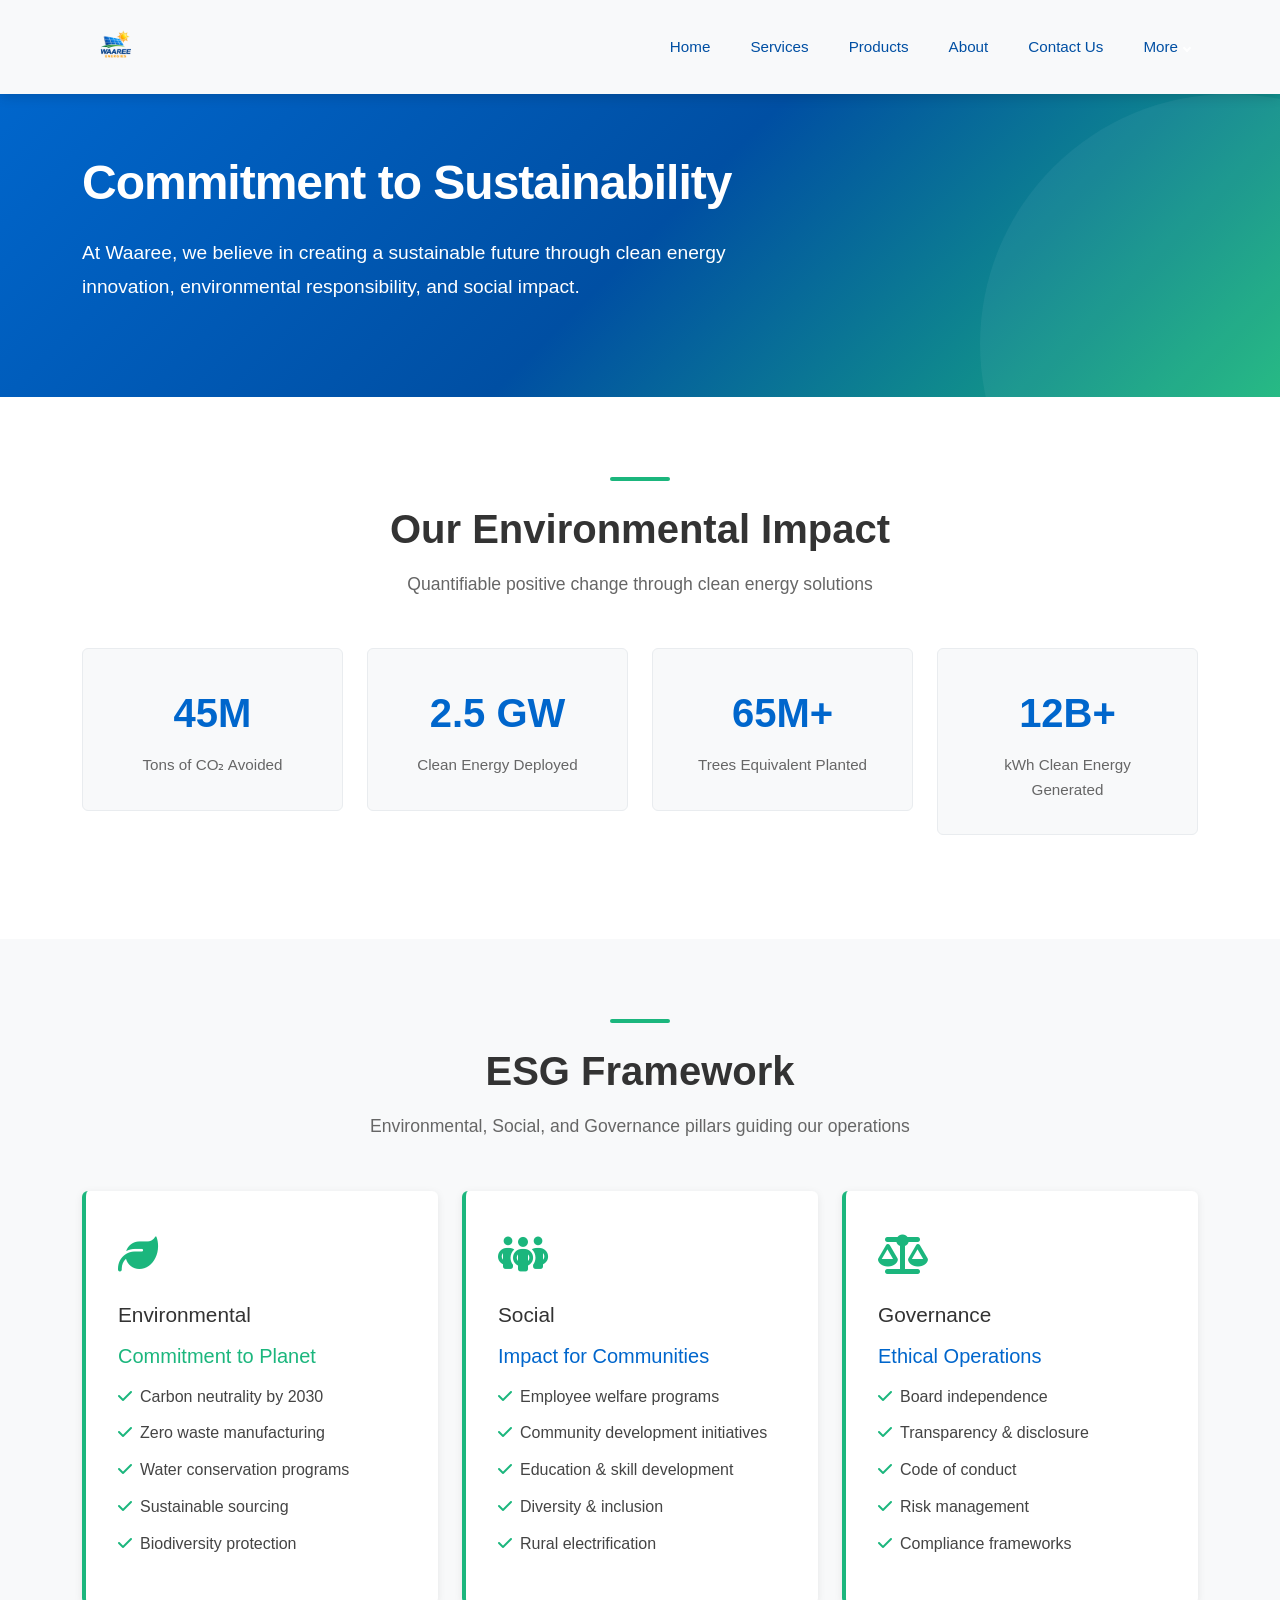
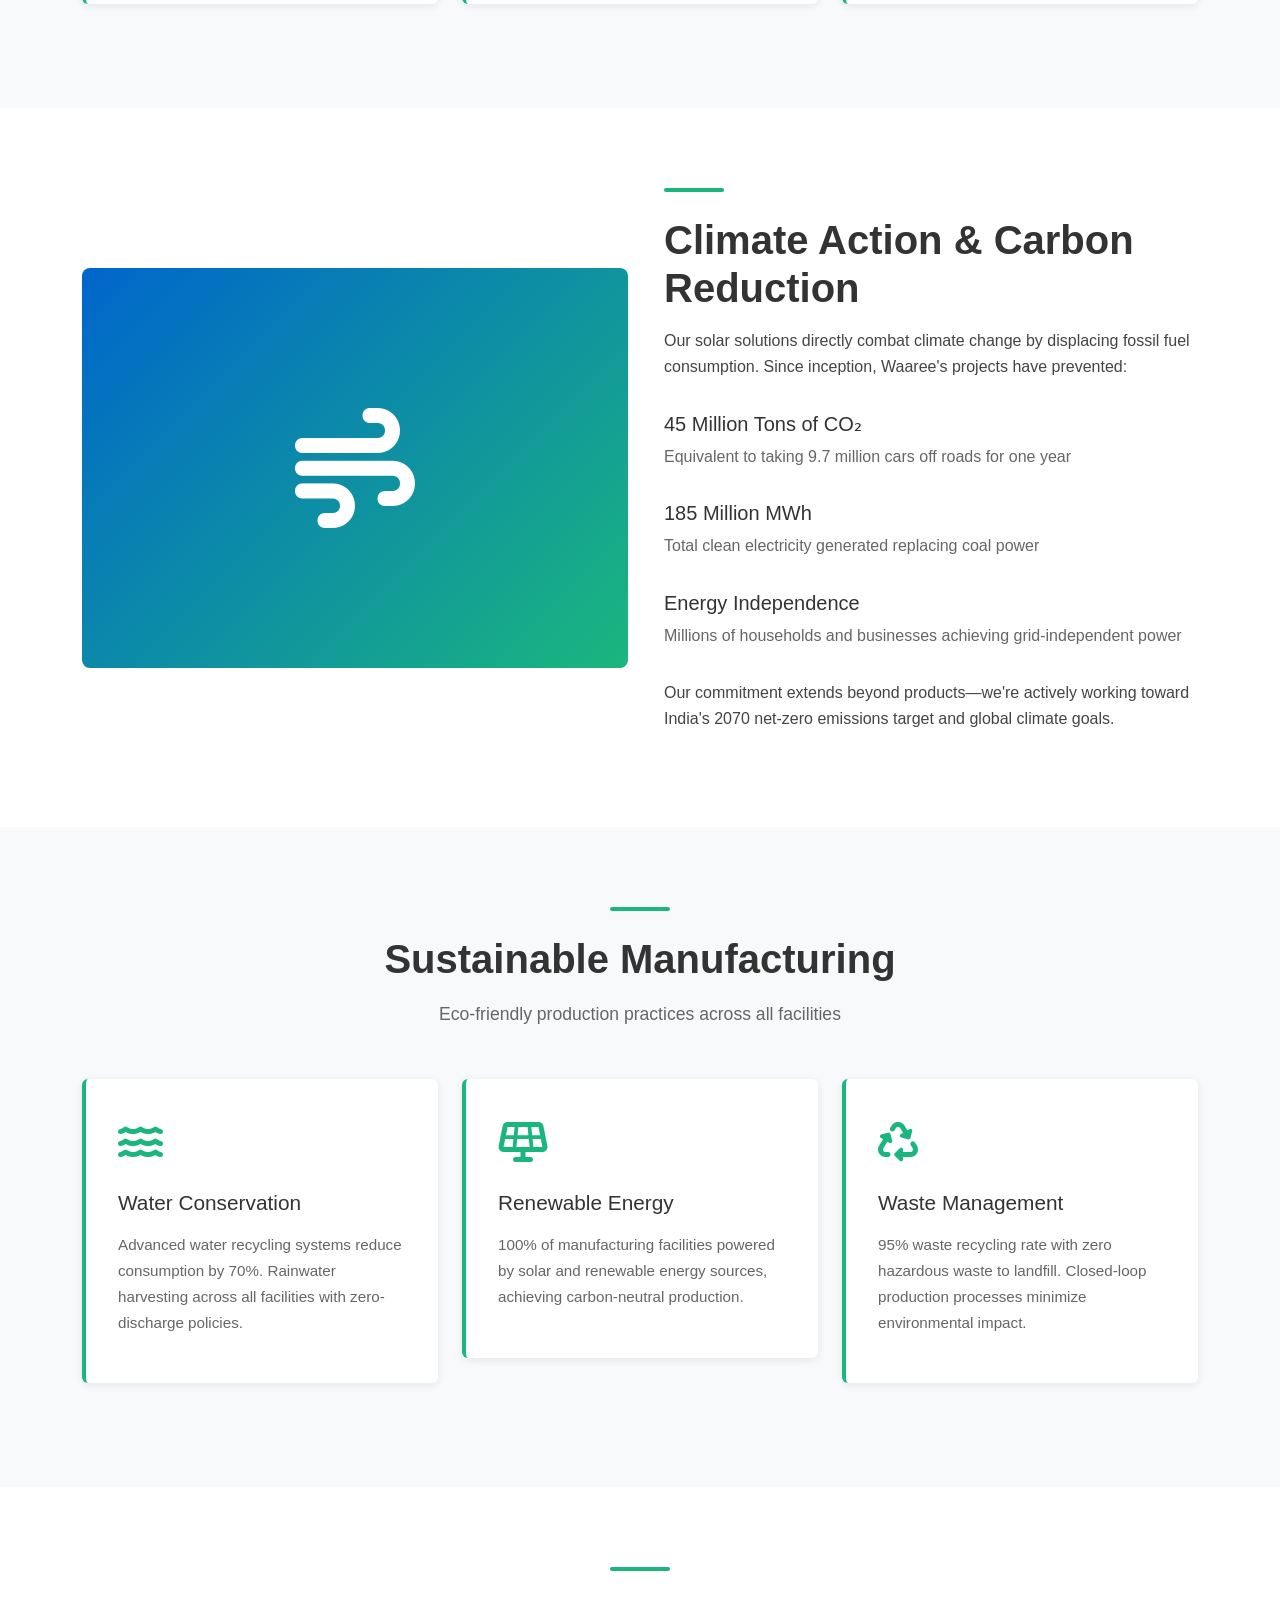
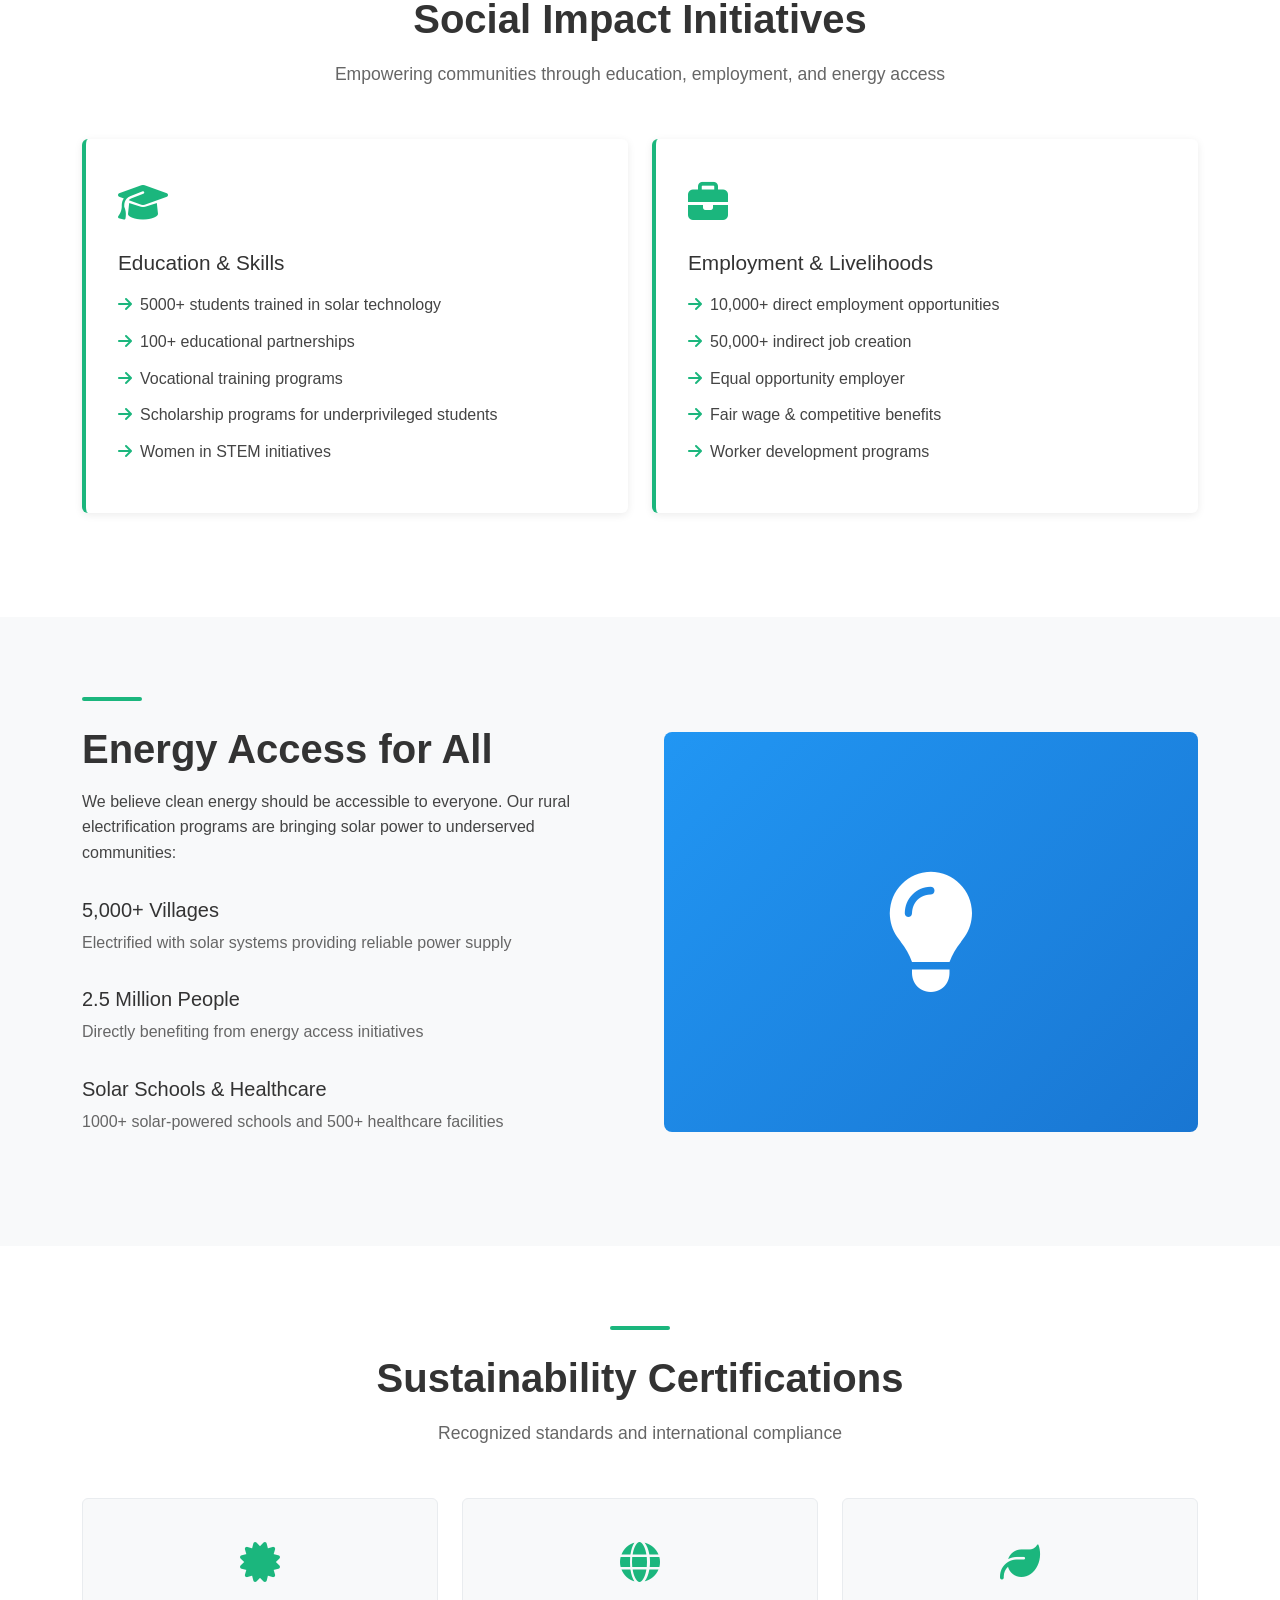
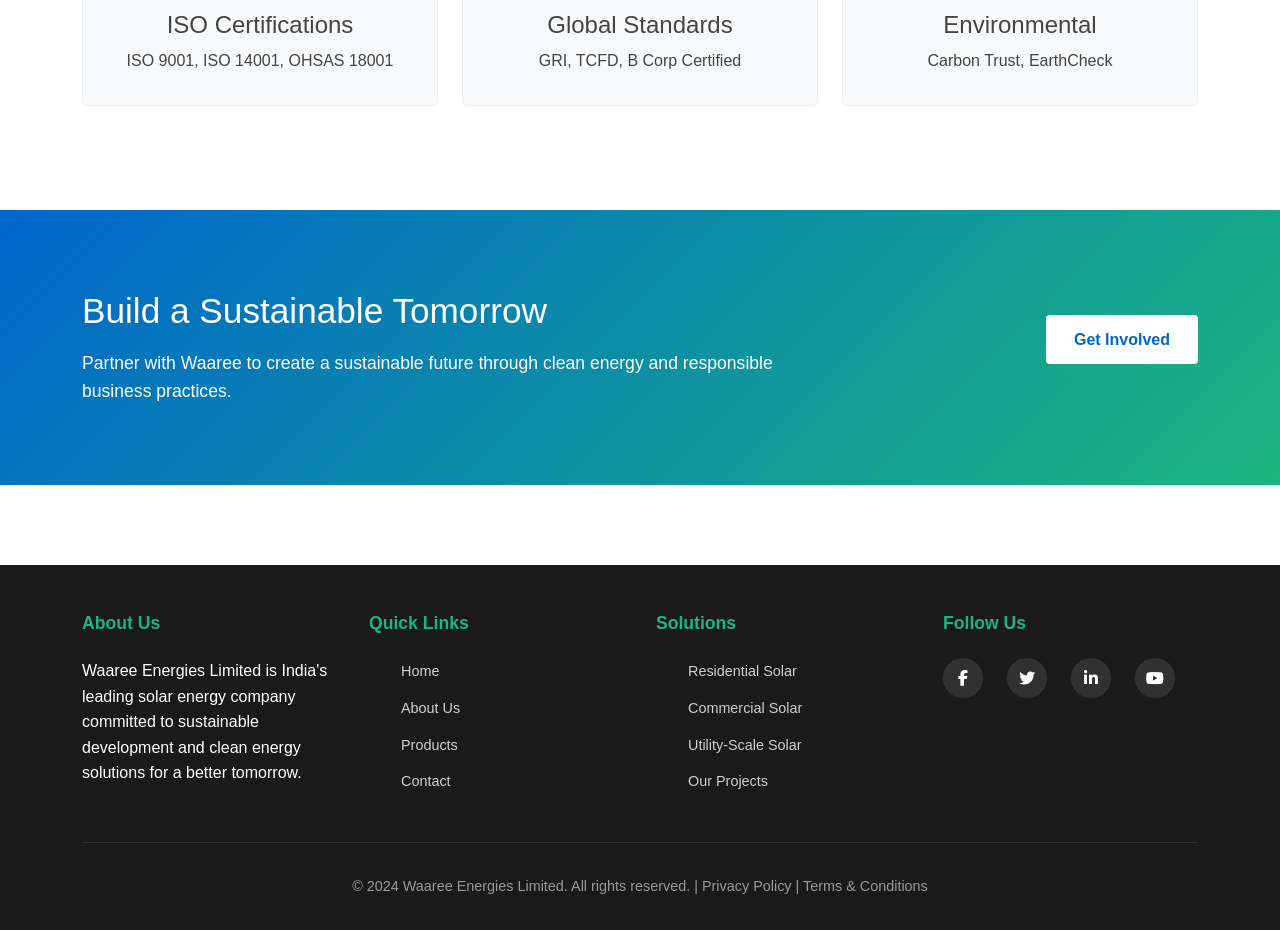
<file: sustainability.html>
<!DOCTYPE html>
<html lang="en">

<head>
    <meta charset="UTF-8">
    <meta name="viewport" content="width=device-width, initial-scale=1.0">
    <meta name="description"
        content="Waaree Energies sustainability - ESG initiatives, carbon reduction, clean energy impact, and commitment to environmental responsibility and sustainable development.">
    <meta name="keywords"
        content="sustainability, ESG, renewable energy, carbon reduction, environmental responsibility, green energy">
    <meta name="author" content="Waaree Energies Limited">
    <title>Sustainability - Waaree Energies ESG & Environmental Impact</title>
    <link href="https://cdn.jsdelivr.net/npm/bootstrap@5.3.0/dist/css/bootstrap.min.css" rel="stylesheet">
    <link rel="stylesheet" href="https://cdnjs.cloudflare.com/ajax/libs/font-awesome/6.4.0/css/all.min.css">
    <link rel="stylesheet" href="css/style.css">
    <link rel="icon" type="image/png" href="assets/images/favicon.png">
</head>

<body>
    <!-- Navigation -->
    <nav class="navbar navbar-custom navbar-expand-lg">
        <div class="container">
            <a class="navbar-brand" href="index.html">
                <img src="assets/images/waaree_logo1.png" alt="Waaree Energies" class="site-logo">
            </a>
            <div class="hamburger-menu">
                <span></span>
                <span></span>
                <span></span>
            </div>
            <div class="navbar-nav ms-auto">
                <a class="nav-link" href="index.html">Home</a>
                <a class="nav-link" href="services.html">Services</a>
                <a class="nav-link" href="products.html">Products</a>
                <a class="nav-link" href="about.html">About</a>
                <a class="nav-link" href="contact.html">Contact Us</a>

                <div class="nav-item has-dropdown dropdown-right">
                    <a href="#" class="nav-link dropdown-toggle-simple">
                        More
                        <span class="chevron"></span>
                    </a>

                    <ul class="simple-dropdown">
                        <li><a href="projects.html">Projects</a></li>
                        <li><a href="solutions.html">Solutions</a></li>
                        <li><a href="careers.html">Careers</a></li>
                        <li><a href="sustainability.html">Sustainability</a></li>
                    </ul>
                </div>

            </div>
        </div>
    </nav>

    <!-- Hero Section -->
    <section class="hero-section" style="padding: 60px 0;">
        <div class="container">
            <div class="row align-items-center">
                <div class="col-lg-8">
                    <h1>Commitment to Sustainability</h1>
                    <p>At Waaree, we believe in creating a sustainable future through clean energy innovation,
                        environmental responsibility, and social impact.</p>
                </div>
            </div>
        </div>
    </section>

    <!-- Environmental Impact -->
    <section class="section-padding">
        <div class="container">
            <div class="text-center mb-5">
                <div class="divider-line mx-auto"></div>
                <h2 class="section-title">Our Environmental Impact</h2>
                <p class="section-subtitle">Quantifiable positive change through clean energy solutions</p>
            </div>
            <div class="row">
                <div class="col-lg-3 col-md-6 mb-4">
                    <div class="stats-card">
                        <div class="stats-number">45M</div>
                        <div class="stats-label">Tons of CO₂ Avoided</div>
                    </div>
                </div>
                <div class="col-lg-3 col-md-6 mb-4">
                    <div class="stats-card">
                        <div class="stats-number">2.5 GW</div>
                        <div class="stats-label">Clean Energy Deployed</div>
                    </div>
                </div>
                <div class="col-lg-3 col-md-6 mb-4">
                    <div class="stats-card">
                        <div class="stats-number">65M+</div>
                        <div class="stats-label">Trees Equivalent Planted</div>
                    </div>
                </div>
                <div class="col-lg-3 col-md-6 mb-4">
                    <div class="stats-card">
                        <div class="stats-number">12B+</div>
                        <div class="stats-label">kWh Clean Energy Generated</div>
                    </div>
                </div>
            </div>
        </div>
    </section>

    <!-- ESG Pillars -->
    <section class="section-padding" style="background-color: var(--light-gray);">
        <div class="container">
            <div class="text-center mb-5">
                <div class="divider-line mx-auto"></div>
                <h2 class="section-title">ESG Framework</h2>
                <p class="section-subtitle">Environmental, Social, and Governance pillars guiding our operations</p>
            </div>
            <div class="row">
                <div class="col-lg-4 mb-4">
                    <div class="feature-card" style="height: 100%;">
                        <div class="feature-icon">
                            <i class="fas fa-leaf"></i>
                        </div>
                        <h3>Environmental</h3>
                        <h5 style="color: var(--accent-green); margin-top: 1rem;">Commitment to Planet</h5>
                        <ul style="list-style: none; padding: 0; margin-top: 1rem;">
                            <li style="margin-bottom: 0.7rem;"><i class="fas fa-check"
                                    style="color: var(--accent-green); margin-right: 8px;"></i>Carbon neutrality by 2030
                            </li>
                            <li style="margin-bottom: 0.7rem;"><i class="fas fa-check"
                                    style="color: var(--accent-green); margin-right: 8px;"></i>Zero waste manufacturing
                            </li>
                            <li style="margin-bottom: 0.7rem;"><i class="fas fa-check"
                                    style="color: var(--accent-green); margin-right: 8px;"></i>Water conservation
                                programs</li>
                            <li style="margin-bottom: 0.7rem;"><i class="fas fa-check"
                                    style="color: var(--accent-green); margin-right: 8px;"></i>Sustainable sourcing</li>
                            <li style="margin-bottom: 0.7rem;"><i class="fas fa-check"
                                    style="color: var(--accent-green); margin-right: 8px;"></i>Biodiversity protection
                            </li>
                        </ul>
                    </div>
                </div>
                <div class="col-lg-4 mb-4">
                    <div class="feature-card" style="height: 100%;">
                        <div class="feature-icon">
                            <i class="fas fa-people-group"></i>
                        </div>
                        <h3>Social</h3>
                        <h5 style="color: var(--primary-color); margin-top: 1rem;">Impact for Communities</h5>
                        <ul style="list-style: none; padding: 0; margin-top: 1rem;">
                            <li style="margin-bottom: 0.7rem;"><i class="fas fa-check"
                                    style="color: var(--accent-green); margin-right: 8px;"></i>Employee welfare programs
                            </li>
                            <li style="margin-bottom: 0.7rem;"><i class="fas fa-check"
                                    style="color: var(--accent-green); margin-right: 8px;"></i>Community development
                                initiatives</li>
                            <li style="margin-bottom: 0.7rem;"><i class="fas fa-check"
                                    style="color: var(--accent-green); margin-right: 8px;"></i>Education & skill
                                development</li>
                            <li style="margin-bottom: 0.7rem;"><i class="fas fa-check"
                                    style="color: var(--accent-green); margin-right: 8px;"></i>Diversity & inclusion
                            </li>
                            <li style="margin-bottom: 0.7rem;"><i class="fas fa-check"
                                    style="color: var(--accent-green); margin-right: 8px;"></i>Rural electrification
                            </li>
                        </ul>
                    </div>
                </div>
                <div class="col-lg-4 mb-4">
                    <div class="feature-card" style="height: 100%;">
                        <div class="feature-icon">
                            <i class="fas fa-scale-balanced"></i>
                        </div>
                        <h3>Governance</h3>
                        <h5 style="color: var(--primary-color); margin-top: 1rem;">Ethical Operations</h5>
                        <ul style="list-style: none; padding: 0; margin-top: 1rem;">
                            <li style="margin-bottom: 0.7rem;"><i class="fas fa-check"
                                    style="color: var(--accent-green); margin-right: 8px;"></i>Board independence</li>
                            <li style="margin-bottom: 0.7rem;"><i class="fas fa-check"
                                    style="color: var(--accent-green); margin-right: 8px;"></i>Transparency & disclosure
                            </li>
                            <li style="margin-bottom: 0.7rem;"><i class="fas fa-check"
                                    style="color: var(--accent-green); margin-right: 8px;"></i>Code of conduct</li>
                            <li style="margin-bottom: 0.7rem;"><i class="fas fa-check"
                                    style="color: var(--accent-green); margin-right: 8px;"></i>Risk management</li>
                            <li style="margin-bottom: 0.7rem;"><i class="fas fa-check"
                                    style="color: var(--accent-green); margin-right: 8px;"></i>Compliance frameworks
                            </li>
                        </ul>
                    </div>
                </div>
            </div>
        </div>
    </section>

    <!-- Carbon Reduction -->
    <section class="section-padding">
        <div class="container">
            <div class="row align-items-center">
                <div class="col-lg-6 mb-4 mb-lg-0">
                    <div
                        style="background: linear-gradient(135deg, var(--primary-color), var(--accent-green)); height: 400px; border-radius: 8px; display: flex; align-items: center; justify-content: center; color: #ffffff;">
                        <i class="fas fa-wind" style="font-size: 120px;"></i>
                    </div>
                </div>
                <div class="col-lg-6 ps-lg-4">
                    <div class="divider-line"></div>
                    <h2 class="section-title">Climate Action & Carbon Reduction</h2>
                    <p>Our solar solutions directly combat climate change by displacing fossil fuel consumption. Since
                        inception, Waaree's projects have prevented:</p>

                    <div style="margin: 2rem 0;">
                        <div style="margin-bottom: 2rem;">
                            <h5 style="color: var(--dark-gray); margin-bottom: 0.5rem;">45 Million Tons of CO₂</h5>
                            <p style="color: var(--light-text); margin-bottom: 0;">Equivalent to taking 9.7 million cars
                                off roads for one year</p>
                        </div>
                        <div style="margin-bottom: 2rem;">
                            <h5 style="color: var(--dark-gray); margin-bottom: 0.5rem;">185 Million MWh</h5>
                            <p style="color: var(--light-text); margin-bottom: 0;">Total clean electricity generated
                                replacing coal power</p>
                        </div>
                        <div>
                            <h5 style="color: var(--dark-gray); margin-bottom: 0.5rem;">Energy Independence</h5>
                            <p style="color: var(--light-text); margin-bottom: 0;">Millions of households and businesses
                                achieving grid-independent power</p>
                        </div>
                    </div>

                    <p style="margin-top: 2rem;">Our commitment extends beyond products—we're actively working toward
                        India's 2070 net-zero emissions target and global climate goals.</p>
                </div>
            </div>
        </div>
    </section>

    <!-- Manufacturing Sustainability -->
    <section class="section-padding" style="background-color: var(--light-gray);">
        <div class="container">
            <div class="text-center mb-5">
                <div class="divider-line mx-auto"></div>
                <h2 class="section-title">Sustainable Manufacturing</h2>
                <p class="section-subtitle">Eco-friendly production practices across all facilities</p>
            </div>
            <div class="row">
                <div class="col-lg-4 col-md-6 mb-4">
                    <div class="feature-card">
                        <div class="feature-icon">
                            <i class="fas fa-water"></i>
                        </div>
                        <h3>Water Conservation</h3>
                        <p>Advanced water recycling systems reduce consumption by 70%. Rainwater harvesting across all
                            facilities with zero-discharge policies.</p>
                    </div>
                </div>
                <div class="col-lg-4 col-md-6 mb-4">
                    <div class="feature-card">
                        <div class="feature-icon">
                            <i class="fas fa-solar-panel"></i>
                        </div>
                        <h3>Renewable Energy</h3>
                        <p>100% of manufacturing facilities powered by solar and renewable energy sources, achieving
                            carbon-neutral production.</p>
                    </div>
                </div>
                <div class="col-lg-4 col-md-6 mb-4">
                    <div class="feature-card">
                        <div class="feature-icon">
                            <i class="fas fa-recycle"></i>
                        </div>
                        <h3>Waste Management</h3>
                        <p>95% waste recycling rate with zero hazardous waste to landfill. Closed-loop production
                            processes minimize environmental impact.</p>
                    </div>
                </div>
            </div>
        </div>
    </section>

    <!-- Social Impact -->
    <section class="section-padding">
        <div class="container">
            <div class="text-center mb-5">
                <div class="divider-line mx-auto"></div>
                <h2 class="section-title">Social Impact Initiatives</h2>
                <p class="section-subtitle">Empowering communities through education, employment, and energy access</p>
            </div>
            <div class="row">
                <div class="col-lg-6 mb-4">
                    <div class="feature-card" style="height: 100%;">
                        <div class="feature-icon">
                            <i class="fas fa-graduation-cap"></i>
                        </div>
                        <h3>Education & Skills</h3>
                        <ul style="list-style: none; padding: 0; margin-top: 1rem;">
                            <li style="margin-bottom: 0.7rem;"><i class="fas fa-arrow-right"
                                    style="color: var(--accent-green); margin-right: 8px;"></i>5000+ students trained in
                                solar technology</li>
                            <li style="margin-bottom: 0.7rem;"><i class="fas fa-arrow-right"
                                    style="color: var(--accent-green); margin-right: 8px;"></i>100+ educational
                                partnerships</li>
                            <li style="margin-bottom: 0.7rem;"><i class="fas fa-arrow-right"
                                    style="color: var(--accent-green); margin-right: 8px;"></i>Vocational training
                                programs</li>
                            <li style="margin-bottom: 0.7rem;"><i class="fas fa-arrow-right"
                                    style="color: var(--accent-green); margin-right: 8px;"></i>Scholarship programs for
                                underprivileged students</li>
                            <li style="margin-bottom: 0.7rem;"><i class="fas fa-arrow-right"
                                    style="color: var(--accent-green); margin-right: 8px;"></i>Women in STEM initiatives
                            </li>
                        </ul>
                    </div>
                </div>
                <div class="col-lg-6 mb-4">
                    <div class="feature-card" style="height: 100%;">
                        <div class="feature-icon">
                            <i class="fas fa-briefcase"></i>
                        </div>
                        <h3>Employment & Livelihoods</h3>
                        <ul style="list-style: none; padding: 0; margin-top: 1rem;">
                            <li style="margin-bottom: 0.7rem;"><i class="fas fa-arrow-right"
                                    style="color: var(--accent-green); margin-right: 8px;"></i>10,000+ direct employment
                                opportunities</li>
                            <li style="margin-bottom: 0.7rem;"><i class="fas fa-arrow-right"
                                    style="color: var(--accent-green); margin-right: 8px;"></i>50,000+ indirect job
                                creation</li>
                            <li style="margin-bottom: 0.7rem;"><i class="fas fa-arrow-right"
                                    style="color: var(--accent-green); margin-right: 8px;"></i>Equal opportunity
                                employer</li>
                            <li style="margin-bottom: 0.7rem;"><i class="fas fa-arrow-right"
                                    style="color: var(--accent-green); margin-right: 8px;"></i>Fair wage & competitive
                                benefits</li>
                            <li style="margin-bottom: 0.7rem;"><i class="fas fa-arrow-right"
                                    style="color: var(--accent-green); margin-right: 8px;"></i>Worker development
                                programs</li>
                        </ul>
                    </div>
                </div>
            </div>
        </div>
    </section>

    <!-- Energy Access -->
    <section class="section-padding" style="background-color: var(--light-gray);">
        <div class="container">
            <div class="row align-items-center">
                <div class="col-lg-6 ps-lg-4 mb-4 mb-lg-0 order-lg-2">
                    <div
                        style="background: linear-gradient(135deg, #2196f3, #1976d2); height: 400px; border-radius: 8px; display: flex; align-items: center; justify-content: center; color: #ffffff;">
                        <i class="fas fa-lightbulb" style="font-size: 120px;"></i>
                    </div>
                </div>
                <div class="col-lg-6 order-lg-1">
                    <div class="divider-line"></div>
                    <h2 class="section-title">Energy Access for All</h2>
                    <p>We believe clean energy should be accessible to everyone. Our rural electrification programs are
                        bringing solar power to underserved communities:</p>

                    <div style="margin: 2rem 0;">
                        <div style="margin-bottom: 2rem;">
                            <h5 style="color: var(--dark-gray); margin-bottom: 0.5rem;">5,000+ Villages</h5>
                            <p style="color: var(--light-text); margin-bottom: 0;">Electrified with solar systems
                                providing reliable power supply</p>
                        </div>
                        <div style="margin-bottom: 2rem;">
                            <h5 style="color: var(--dark-gray); margin-bottom: 0.5rem;">2.5 Million People</h5>
                            <p style="color: var(--light-text); margin-bottom: 0;">Directly benefiting from energy
                                access initiatives</p>
                        </div>
                        <div>
                            <h5 style="color: var(--dark-gray); margin-bottom: 0.5rem;">Solar Schools & Healthcare</h5>
                            <p style="color: var(--light-text); margin-bottom: 0;">1000+ solar-powered schools and 500+
                                healthcare facilities</p>
                        </div>
                    </div>
                </div>
            </div>
        </div>
    </section>

    <!-- Sustainability Certifications -->
    <section class="section-padding">
        <div class="container">
            <div class="text-center mb-5">
                <div class="divider-line mx-auto"></div>
                <h2 class="section-title">Sustainability Certifications</h2>
                <p class="section-subtitle">Recognized standards and international compliance</p>
            </div>
            <div class="row text-center">
                <div class="col-md-4 mb-4">
                    <div class="stats-card">
                        <div class="feature-icon" style="margin-bottom: 1rem;">
                            <i class="fas fa-certificate"></i>
                        </div>
                        <h4>ISO Certifications</h4>
                        <p style="margin-bottom: 0;">ISO 9001, ISO 14001, OHSAS 18001</p>
                    </div>
                </div>
                <div class="col-md-4 mb-4">
                    <div class="stats-card">
                        <div class="feature-icon" style="margin-bottom: 1rem;">
                            <i class="fas fa-globe"></i>
                        </div>
                        <h4>Global Standards</h4>
                        <p style="margin-bottom: 0;">GRI, TCFD, B Corp Certified</p>
                    </div>
                </div>
                <div class="col-md-4 mb-4">
                    <div class="stats-card">
                        <div class="feature-icon" style="margin-bottom: 1rem;">
                            <i class="fas fa-leaf"></i>
                        </div>
                        <h4>Environmental</h4>
                        <p style="margin-bottom: 0;">Carbon Trust, EarthCheck</p>
                    </div>
                </div>
            </div>
        </div>
    </section>

    <!-- CTA Section -->
    <section class="section-padding"
        style="background: linear-gradient(135deg, var(--primary-color), var(--accent-green)); color: #ffffff;">
        <div class="container">
            <div class="row align-items-center">
                <div class="col-lg-8">
                    <h2 style="font-size: 2.2rem; margin-bottom: 1rem;">Build a Sustainable Tomorrow</h2>
                    <p style="font-size: 1.1rem; margin-bottom: 0;">Partner with Waaree to create a sustainable future
                        through clean energy and responsible business practices.</p>
                </div>
                <div class="col-lg-4 text-lg-end">
                    <a href="contact.html" class="hero-btn"
                        style="background-color: #ffffff; color: var(--primary-color); margin-right: 0;">Get
                        Involved</a>
                </div>
            </div>
        </div>
    </section>

    <!-- Footer -->
    <footer>
        <div class="container">
            <div class="footer-content">
                <div class="footer-section">
                    <h4>About Us</h4>
                    <p>Waaree Energies Limited is India's leading solar energy company committed to sustainable
                        development and clean energy solutions for a better tomorrow.</p>
                </div>
                <div class="footer-section">
                    <h4>Quick Links</h4>
                    <ul>
                        <li><a href="index.html">Home</a></li>
                        <li><a href="about.html">About Us</a></li>
                        <li><a href="products.html">Products</a></li>
                        <li><a href="contact.html">Contact</a></li>
                    </ul>
                </div>
                <div class="footer-section">
                    <h4>Solutions</h4>
                    <ul>
                        <li><a href="solutions.html">Residential Solar</a></li>
                        <li><a href="solutions.html">Commercial Solar</a></li>
                        <li><a href="solutions.html">Utility-Scale Solar</a></li>
                        <li><a href="projects.html">Our Projects</a></li>
                    </ul>
                </div>
                <div class="footer-section">
                    <h4>Follow Us</h4>
                    <div class="social-links">
                        <a href="#" title="Facebook"><i class="fab fa-facebook-f"></i></a>
                        <a href="#" title="Twitter"><i class="fab fa-twitter"></i></a>
                        <a href="#" title="LinkedIn"><i class="fab fa-linkedin-in"></i></a>
                        <a href="#" title="YouTube"><i class="fab fa-youtube"></i></a>
                    </div>
                </div>
            </div>
            <div class="footer-bottom">
                <p>&copy; 2024 Waaree Energies Limited. All rights reserved. | <a href="#"
                        style="color: #999999;">Privacy Policy</a> | <a href="#" style="color: #999999;">Terms &
                        Conditions</a></p>
            </div>
        </div>
    </footer>

    <script src="https://cdn.jsdelivr.net/npm/bootstrap@5.3.0/dist/js/bootstrap.bundle.min.js"></script>
    <script src="js/script.js"></script>
</body>

</html>
</file>
<file: css/style.css>
/* ============================================
   WAAREE ENERGIES LIMITED - CORPORATE WEBSITE
   CSS STYLESHEET
   ============================================ */

:root {
  --primary-color: #0066cc;
  --primary-dark: #004fa3;
  --secondary-color: #28a745;
  --accent-green: #1bb67d;
  --light-gray: #f8f9fa;
  --dark-gray: #333333;
  --border-color: #e9ecef;
  --text-color: #444444;
  --light-text: #666666;
}

/* ============================================
   GLOBAL STYLES
   ============================================ */

* {
  margin: 0;
  padding: 0;
  box-sizing: border-box;
}

html {
  scroll-behavior: smooth;
}

body {
  font-family: 'Segoe UI', Tahoma, Geneva, Verdana, sans-serif;
  font-size: 16px;
  line-height: 1.6;
  color: var(--text-color);
  background-color: #ffffff;
}

a {
  color: var(--primary-color);
  text-decoration: none;
  transition: color 0.3s ease;
}

a:hover {
  color: var(--primary-dark);
}

/* ============================================
   HEADER & NAVIGATION
   ============================================ */

.navbar-custom {
  background-color: var(--light-gray);
  box-shadow: 0 2px 12px rgba(0, 0, 0, 0.16);
  padding: 0.75rem 0;
  position: sticky;
  top: 0;
  z-index: 1050;
}

.navbar-brand {
  font-size: 1.8rem;
  font-weight: 700;
  color: var(--primary-color) !important;
  letter-spacing: -0.5px;
}

.navbar-brand span {
  color: var(--accent-green);
}

.navbar-custom .navbar-nav .nav-link {
  font-size: 0.95rem;
  font-weight: 500;
  color: #004fa3 !important;
  margin-left: 1.5rem;
  transition: all 0.3s ease;
  position: relative;
}

.navbar-nav .nav-link::after {
  content: '';
  position: absolute;
  bottom: -5px;
  left: 0;
  width: 0;
  height: 2px;
  background-color: var(--accent-green);
  transition: width 0.3s ease;
}

.navbar-nav .nav-link:hover::after {
  width: 100%;
}

.navbar-nav .nav-link.active {
  color: var(--accent-green) !important;
  font-weight: 700;
}

.navbar-nav .nav-link.active::after {
  width: 100%;
}

/* Simple hamburger */
.hamburger-menu {
  display: none;
  cursor: pointer;
  width: 28px;
  height: 20px;
  position: relative;
}

.hamburger-menu span {
  position: absolute;
  left: 0;
  width: 100%;
  height: 2px;
  background: var(--primary-color);
  transition: 0.3s ease;
}

.hamburger-menu span:nth-child(1) {
  top: 0;
}

.hamburger-menu span:nth-child(2) {
  top: 9px;
}

.hamburger-menu span:nth-child(3) {
  bottom: 0;
}

/* X animation */
.hamburger-menu.active span:nth-child(1) {
  transform: rotate(45deg);
  top: 9px;
}

.hamburger-menu.active span:nth-child(2) {
  opacity: 0;
}

.hamburger-menu.active span:nth-child(3) {
  transform: rotate(-45deg);
  bottom: 9px;
}


/* Explicit hover and active styles for dark navbar */
.navbar-custom .navbar-nav .nav-link:hover {
  color: var(--accent-green) !important;
}

.navbar-custom .navbar-nav .nav-link::after {
  background-color: var(--accent-green);
}

.navbar-custom .navbar-nav .nav-link.active {
  color: var(--accent-green) !important;
  font-weight: 700;
}

/* ============================================
   HERO SECTION
   ============================================ */

.hero-section {
  background: linear-gradient(135deg, #0066cc 0%, #004fa3 50%, #1bb67d 100%);
  color: #ffffff;
  padding: 100px 0;
  position: relative;
  overflow: hidden;
}

.hero-section::before {
  content: '';
  position: absolute;
  top: 0;
  right: -200px;
  width: 500px;
  height: 500px;
  background: rgba(255, 255, 255, 0.05);
  border-radius: 50%;
}

.hero-content {
  position: relative;
  z-index: 1;
}

.hero-section h1 {
  font-size: 3rem;
  font-weight: 700;
  line-height: 1.2;
  margin-bottom: 1.5rem;
  letter-spacing: -1px;
}

.hero-section p {
  font-size: 1.2rem;
  margin-bottom: 2rem;
  line-height: 1.8;
  font-weight: 300;
}

.hero-btn {
  display: inline-block;
  padding: 12px 28px;
  background-color: var(--accent-green);
  color: #ffffff;
  font-weight: 600;
  border-radius: 4px;
  transition: all 0.3s ease;
  box-shadow: 0 4px 12px rgba(27, 182, 125, 0.3);
  margin-right: 1rem;
  margin-bottom: 1rem;
}

.hero-btn:hover {
  background-color: #159b6f;
  box-shadow: 0 6px 16px rgba(27, 182, 125, 0.4);
  transform: translateY(-2px);
  color: #ffffff;
}

.hero-btn-secondary {
  display: inline-block;
  padding: 12px 28px;
  background-color: transparent;
  color: #ffffff;
  font-weight: 600;
  border: 2px solid #ffffff;
  border-radius: 4px;
  transition: all 0.3s ease;
  margin-right: 1rem;
  margin-bottom: 1rem;
}

.hero-btn-secondary:hover {
  background-color: #ffffff;
  color: var(--primary-color);
}

/* ============================================
   SECTION STYLING
   ============================================ */

.section-padding {
  padding: 80px 0;
}

.section-title {
  font-size: 2.5rem;
  font-weight: 700;
  margin-bottom: 1rem;
  color: var(--dark-gray);
}

.section-subtitle {
  font-size: 1.1rem;
  color: var(--light-text);
  margin-bottom: 3rem;
  line-height: 1.8;
}

.divider-line {
  width: 60px;
  height: 4px;
  background-color: var(--accent-green);
  margin-bottom: 1.5rem;
  border-radius: 2px;
}

/* ============================================
   CARDS & COMPONENTS
   ============================================ */

.stats-card {
  background-color: var(--light-gray);
  padding: 2rem;
  border-radius: 6px;
  text-align: center;
  transition: all 0.3s ease;
  border: 1px solid var(--border-color);
}

.stats-card:hover {
  transform: translateY(-5px);
  box-shadow: 0 8px 20px rgba(0, 102, 204, 0.1);
}

.stats-number {
  font-size: 2.5rem;
  font-weight: 700;
  color: var(--primary-color);
  margin-bottom: 0.5rem;
}

.stats-label {
  font-size: 0.95rem;
  color: var(--light-text);
  font-weight: 500;
}

.feature-card {
  background-color: #ffffff;
  padding: 2rem;
  border-radius: 6px;
  box-shadow: 0 2px 8px rgba(0, 0, 0, 0.08);
  transition: all 0.3s ease;
  border-left: 4px solid var(--accent-green);
}

.feature-card:hover {
  transform: translateY(-8px);
  box-shadow: 0 8px 24px rgba(0, 102, 204, 0.15);
}

.feature-icon {
  font-size: 2.5rem;
  color: var(--accent-green);
  margin-bottom: 1rem;
}

.feature-card h3 {
  font-size: 1.3rem;
  margin-bottom: 1rem;
  color: var(--dark-gray);
}

.feature-card p {
  font-size: 0.95rem;
  color: var(--light-text);
  line-height: 1.7;
}

/* Service card (used on Services page) */
.service-card {
  background-color: #ffffff;
  padding: 1.5rem;
  border-radius: 8px;
  box-shadow: 0 6px 18px rgba(0, 0, 0, 0.06);
  border-left: 4px solid var(--accent-green);
  transition: transform 0.25s ease, box-shadow 0.25s ease;
  height: 100%;
}

.service-card:hover {
  transform: translateY(-6px);
  box-shadow: 0 12px 28px rgba(0, 0, 0, 0.08);
}

.service-card .service-icon {
  font-size: 2rem;
  color: var(--accent-green);
  margin-bottom: 0.75rem;
}

.service-card h3 {
  font-size: 1.25rem;
  margin-bottom: 0.5rem;
  color: var(--dark-gray);
}

.service-card p {
  color: var(--light-text);
  line-height: 1.7;
}

/* Site logo in navbar */
.site-logo {
  height: 60px;
  width: auto;
  display: inline-block;
  padding: 6px 10px;
  border-radius: 6px;
}

.why-card {
  background-color: #ffffff;
  padding: 1.25rem;
  border-radius: 8px;
  box-shadow: 0 6px 18px rgba(0, 0, 0, 0.06);
  transition: transform 0.25s ease, box-shadow 0.25s ease;
  height: 100%;
  display: flex;
  gap: 1rem;
  align-items: flex-start;
}

.why-card:hover {
  transform: translateY(-6px);
  box-shadow: 0 12px 28px rgba(0, 0, 0, 0.08);
}

.why-icon {
  width: 56px;
  height: 56px;
  border-radius: 50%;
  display: inline-flex;
  align-items: center;
  justify-content: center;
  background-color: var(--light-gray);
  color: var(--accent-green);
  font-size: 1.25rem;
  flex-shrink: 0;
}

.why-card h3 {
  margin: 0 0 0.35rem 0;
  font-size: 1.1rem;
  color: var(--dark-gray);
}

.why-card p {
  margin: 0;
  color: var(--light-text);
  font-size: 0.95rem;
}

.services-section .row>[class*="col-"] {
  margin-bottom: 1.25rem;
}

.product-card {
  background-color: #ffffff;
  border-radius: 6px;
  overflow: hidden;
  box-shadow: 0 2px 12px rgba(0, 0, 0, 0.1);
  transition: all 0.3s ease;
}

.product-card:hover {
  transform: translateY(-8px);
  box-shadow: 0 12px 28px rgba(0, 102, 204, 0.2);
}

.product-image {
  width: 100%;
  height: 250px;
  background-color: var(--light-gray);
  display: flex;
  align-items: center;
  justify-content: center;
  font-size: 1rem;
  color: var(--light-text);
  overflow: hidden;
}

.product-image img {
  width: 100%;
  height: 100%;
  object-fit: cover;
}

.product-details {
  padding: 1.5rem;
}

.product-details h4 {
  font-size: 1.2rem;
  margin-bottom: 0.5rem;
  color: var(--dark-gray);
}

.product-spec {
  font-size: 0.9rem;
  color: var(--light-text);
  margin-bottom: 0.8rem;
  padding-bottom: 0.8rem;
  border-bottom: 1px solid var(--border-color);
}

.product-spec:last-child {
  border-bottom: none;
  margin-bottom: 1rem;
  padding-bottom: 0;
}

.learn-more-btn {
  display: inline-block;
  color: var(--primary-color);
  font-weight: 600;
  font-size: 0.9rem;
  transition: all 0.3s ease;
}

.learn-more-btn:hover {
  color: var(--accent-green);
  padding-left: 5px;
}

/* ============================================
   GALLERY & PROJECTS
   ============================================ */

.project-grid {
  display: grid;
  grid-template-columns: repeat(auto-fit, minmax(280px, 1fr));
  gap: 2rem;
  margin-bottom: 3rem;
}

.project-item {
  position: relative;
  overflow: hidden;
  border-radius: 6px;
  height: 300px;
  background-color: var(--light-gray);
  cursor: pointer;
}

.project-image {
  width: 100%;
  height: 100%;
  background: linear-gradient(135deg, var(--primary-color), var(--accent-green));
  display: flex;
  align-items: center;
  justify-content: center;
  color: #ffffff;
  font-size: 0.9rem;
  transition: transform 0.4s ease;
}

.project-item:hover .project-image {
  transform: scale(1.05);
}

.project-overlay {
  position: absolute;
  bottom: 0;
  left: 0;
  right: 0;
  background: linear-gradient(to top, rgba(0, 0, 0, 0.8), transparent);
  padding: 2rem 1.5rem 1.5rem;
  transform: translateY(50px);
  transition: transform 0.3s ease;
}

.project-item:hover .project-overlay {
  transform: translateY(0);
}

.project-overlay h4 {
  color: #ffffff;
  font-size: 1.1rem;
  margin-bottom: 0.5rem;
}

.project-overlay p {
  color: rgba(255, 255, 255, 0.9);
  font-size: 0.85rem;
}

/* ============================================
   FORMS & INPUTS
   ============================================ */

.form-group {
  margin-bottom: 1.5rem;
}

.form-control {
  border: 1px solid var(--border-color);
  border-radius: 4px;
  padding: 0.75rem 1rem;
  font-size: 0.95rem;
  transition: all 0.3s ease;
}

.form-control:focus {
  border-color: var(--primary-color);
  box-shadow: 0 0 0 3px rgba(0, 102, 204, 0.1);
  outline: none;
}

label {
  font-weight: 600;
  color: var(--dark-gray);
  margin-bottom: 0.5rem;
  display: block;
}

textarea.form-control {
  resize: vertical;
  min-height: 150px;
}

.form-error {
  color: #dc3545;
  font-size: 0.85rem;
  margin-top: 0.25rem;
}

/* ============================================
   BUTTONS
   ============================================ */

.btn-primary {
  background-color: var(--primary-color);
  color: #ffffff;
  padding: 10px 24px;
  border: none;
  border-radius: 4px;
  font-weight: 600;
  font-size: 0.95rem;
  cursor: pointer;
  transition: all 0.3s ease;
  display: inline-block;
}

.btn-primary:hover {
  background-color: var(--primary-dark);
  transform: translateY(-2px);
  box-shadow: 0 4px 12px rgba(0, 102, 204, 0.3);
  color: #ffffff;
}

.btn-secondary {
  background-color: var(--accent-green);
  color: #ffffff;
  padding: 10px 24px;
  border: none;
  border-radius: 4px;
  font-weight: 600;
  font-size: 0.95rem;
  cursor: pointer;
  transition: all 0.3s ease;
  display: inline-block;
}

.btn-secondary:hover {
  background-color: #159b6f;
  transform: translateY(-2px);
  box-shadow: 0 4px 12px rgba(27, 182, 125, 0.3);
  color: #ffffff;
}

.btn-outline {
  background-color: transparent;
  color: var(--primary-color);
  padding: 10px 24px;
  border: 2px solid var(--primary-color);
  border-radius: 4px;
  font-weight: 600;
  cursor: pointer;
  transition: all 0.3s ease;
  display: inline-block;
}

.btn-outline:hover {
  background-color: var(--primary-color);
  color: #ffffff;
}

/* ============================================
   FOOTER
   ============================================ */

footer {
  background-color: #1a1a1a;
  color: #ffffff;
  padding: 3rem 0 1rem;
  margin-top: 80px;
}

.footer-content {
  display: grid;
  grid-template-columns: repeat(auto-fit, minmax(250px, 1fr));
  gap: 2rem;
  margin-bottom: 2rem;
}

.footer-section h4 {
  font-size: 1.1rem;
  margin-bottom: 1.5rem;
  color: var(--accent-green);
  font-weight: 700;
}

.footer-section ul {
  list-style: none;
}

.footer-section ul li {
  margin-bottom: 0.7rem;
}

.footer-section a {
  color: #d0d0d0;
  font-size: 0.9rem;
}

.footer-section a:hover {
  color: var(--accent-green);
}

.social-links {
  display: flex;
  gap: 1.5rem;
}

.social-links a {
  display: inline-flex;
  align-items: center;
  justify-content: center;
  width: 40px;
  height: 40px;
  background-color: rgba(255, 255, 255, 0.1);
  border-radius: 50%;
  transition: all 0.3s ease;
  color: #ffffff;
  font-size: 1rem;
}

.social-links a:hover {
  background-color: var(--accent-green);
  color: #ffffff;
}

.footer-bottom {
  border-top: 1px solid rgba(255, 255, 255, 0.1);
  padding-top: 2rem;
  text-align: center;
  color: #999999;
  font-size: 0.9rem;
}

/* ============================================
   TESTIMONIALS
   ============================================ */

.testimonial {
  background-color: var(--light-gray);
  padding: 2rem;
  border-radius: 6px;
  border-left: 4px solid var(--accent-green);
  margin-bottom: 1.5rem;
}

.testimonial-text {
  font-style: italic;
  color: var(--light-text);
  margin-bottom: 1rem;
}

.testimonial-author {
  font-weight: 600;
  color: var(--dark-gray);
  font-size: 0.95rem;
}

.testimonial-title {
  color: var(--light-text);
  font-size: 0.85rem;
}

/* ============================================
   RESPONSIVE DESIGN
   ============================================ */

@media (max-width: 991px) {
  .hamburger-menu {
    display: block;
  }

  .navbar-nav {
    position: absolute;
    top: 100%;
    left: 0;
    width: 100%;
    background: var(--primary-dark);
    padding: 0;
    max-height: 0;
    overflow: hidden;
    transition: max-height 0.35s ease;
  }

  .navbar-nav.active {
    max-height: 500px;
  }

  .navbar-nav .nav-link {
    color: #ffffff !important;
    padding: 12px 20px;
    margin: 0;
    border-bottom: 1px solid rgba(255, 255, 255, 0.1);
  }

  .navbar-nav .nav-link:hover {
    background: rgba(255, 255, 255, 0.08);
  }

  .navbar-nav .dropdown-menu {
    position: static;
    background: #004fa3;
    border: none;
    box-shadow: none;
  }

  .navbar-nav .dropdown-item {
    color: #ffffff;
  }

  .navbar-nav .dropdown-item:hover {
    background: rgba(255, 255, 255, 0.08);
  }
}


@media (max-width: 767px) {
  body {
    font-size: 15px;
  }

  .section-padding {
    padding: 50px 0;
  }

  .hero-section {
    padding: 60px 0;
  }

  .hero-section h1 {
    font-size: 1.8rem;
    margin-bottom: 1rem;
  }

  .hero-section p {
    font-size: 0.95rem;
    margin-bottom: 1.5rem;
  }

  .hero-btn,
  .hero-btn-secondary {
    padding: 10px 20px;
    font-size: 0.9rem;
    display: block;
    margin-right: 0;
    margin-bottom: 0.75rem;
    width: 100%;
    text-align: center;
  }

  .section-title {
    font-size: 1.6rem;
  }

  .section-subtitle {
    font-size: 0.95rem;
  }

  .stats-number {
    font-size: 2rem;
  }

  .product-image {
    height: 200px;
  }

  .project-grid {
    grid-template-columns: 1fr;
    gap: 1.5rem;
  }

  .project-item {
    height: 250px;
  }

  .footer-content {
    grid-template-columns: 1fr;
    gap: 1.5rem;
  }

  .footer-section h4 {
    margin-bottom: 1rem;
  }

  textarea.form-control {
    min-height: 120px;
  }

  .navbar-nav {
    max-height: 0;
  }

  .navbar-nav.active {
    max-height: 500px;
  }

  .navbar-custom {
    padding: 0.5rem 0;
  }
}

@media (max-width: 480px) {
  .hero-section h1 {
    font-size: 1.5rem;
  }

  .hero-section p {
    font-size: 0.9rem;
  }

  .section-title {
    font-size: 1.4rem;
  }

  .feature-icon {
    font-size: 2rem;
  }

  .stats-card {
    padding: 1.5rem;
  }

  .stats-number {
    font-size: 1.8rem;
  }

  .navbar-brand {
    font-size: 1.2rem;
  }

  .navbar-nav .nav-link {
    padding: 0.6rem 0;
  }
}


/* ===========================
   SIMPLE COMPANY DROPDOWN
   =========================== */

.dropdown-toggle-simple {
  display: flex;
  align-items: center;
  gap: 6px;
  cursor: pointer;
}

/* Chevron icon */
.dropdown-toggle-simple .chevron {
  width: 6px;
  height: 6px;
  border-right: 2px solid #ffffff;
  border-bottom: 2px solid #ffffff;
  transform: rotate(45deg);
  margin-top: 2px;
  transition: transform 0.25s ease;
}

/* Rotate when open */
.has-dropdown.open .chevron {
  transform: rotate(-135deg);
}

/* Dropdown list */
.simple-dropdown {
  list-style: none;
  margin: 0;
  padding: 0;
  display: none;
  background: var(--primary-dark);
}

/* Items */
.simple-dropdown li a {
  display: block;
  padding: 10px 20px;
  color: #ffffff;
  font-size: 0.95rem;
}

.simple-dropdown li a:hover {
  background: rgba(255, 255, 255, 0.08);
}

/* Desktop hover */
@media (min-width: 992px) {
  .has-dropdown {
    position: relative;
  }

  .has-dropdown:hover .simple-dropdown {
    display: block;
  }

  /* Default dropdown */
  .simple-dropdown {
    position: absolute;
    top: 100%;
    left: 0;
    min-width: 200px;
    z-index: 1000;
  }

  /* FIX for last menu (More) */
  .dropdown-right .simple-dropdown {
    right: 0;
    left: auto;
  }
}

@media (max-width: 991px) {
  .simple-dropdown {
    position: static;
    width: 100%;
  }
}

@media (max-width: 991px) {

  /* White background when hamburger is open */
  .navbar-nav.active {
    background-color: #ffffff;
  }

  /* Mobile menu links */
  .navbar-nav .nav-link {
    color: #004fa3 !important;
    font-weight: 500;
  }

  /* Active page */
  .navbar-nav .nav-link.active {
    color: var(--accent-green) !important;
    background-color: #f2f8ff;
    font-weight: 700;
  }

  /* Remove underline animation */
  .navbar-nav .nav-link::after {
    display: none;
  }

  /* Dropdown background */
  .simple-dropdown {
    background-color: #ffffff;
  }

  /* Dropdown items */
  .simple-dropdown li a {
    color: #004fa3 !important;
  }

  .simple-dropdown li a:hover {
    background-color: #f2f8ff;
  }
}

@media (max-width: 991px) {
  .navbar-nav .nav-link {
    border-bottom: 1px solid #e6eef7;
  }
}
</file>
